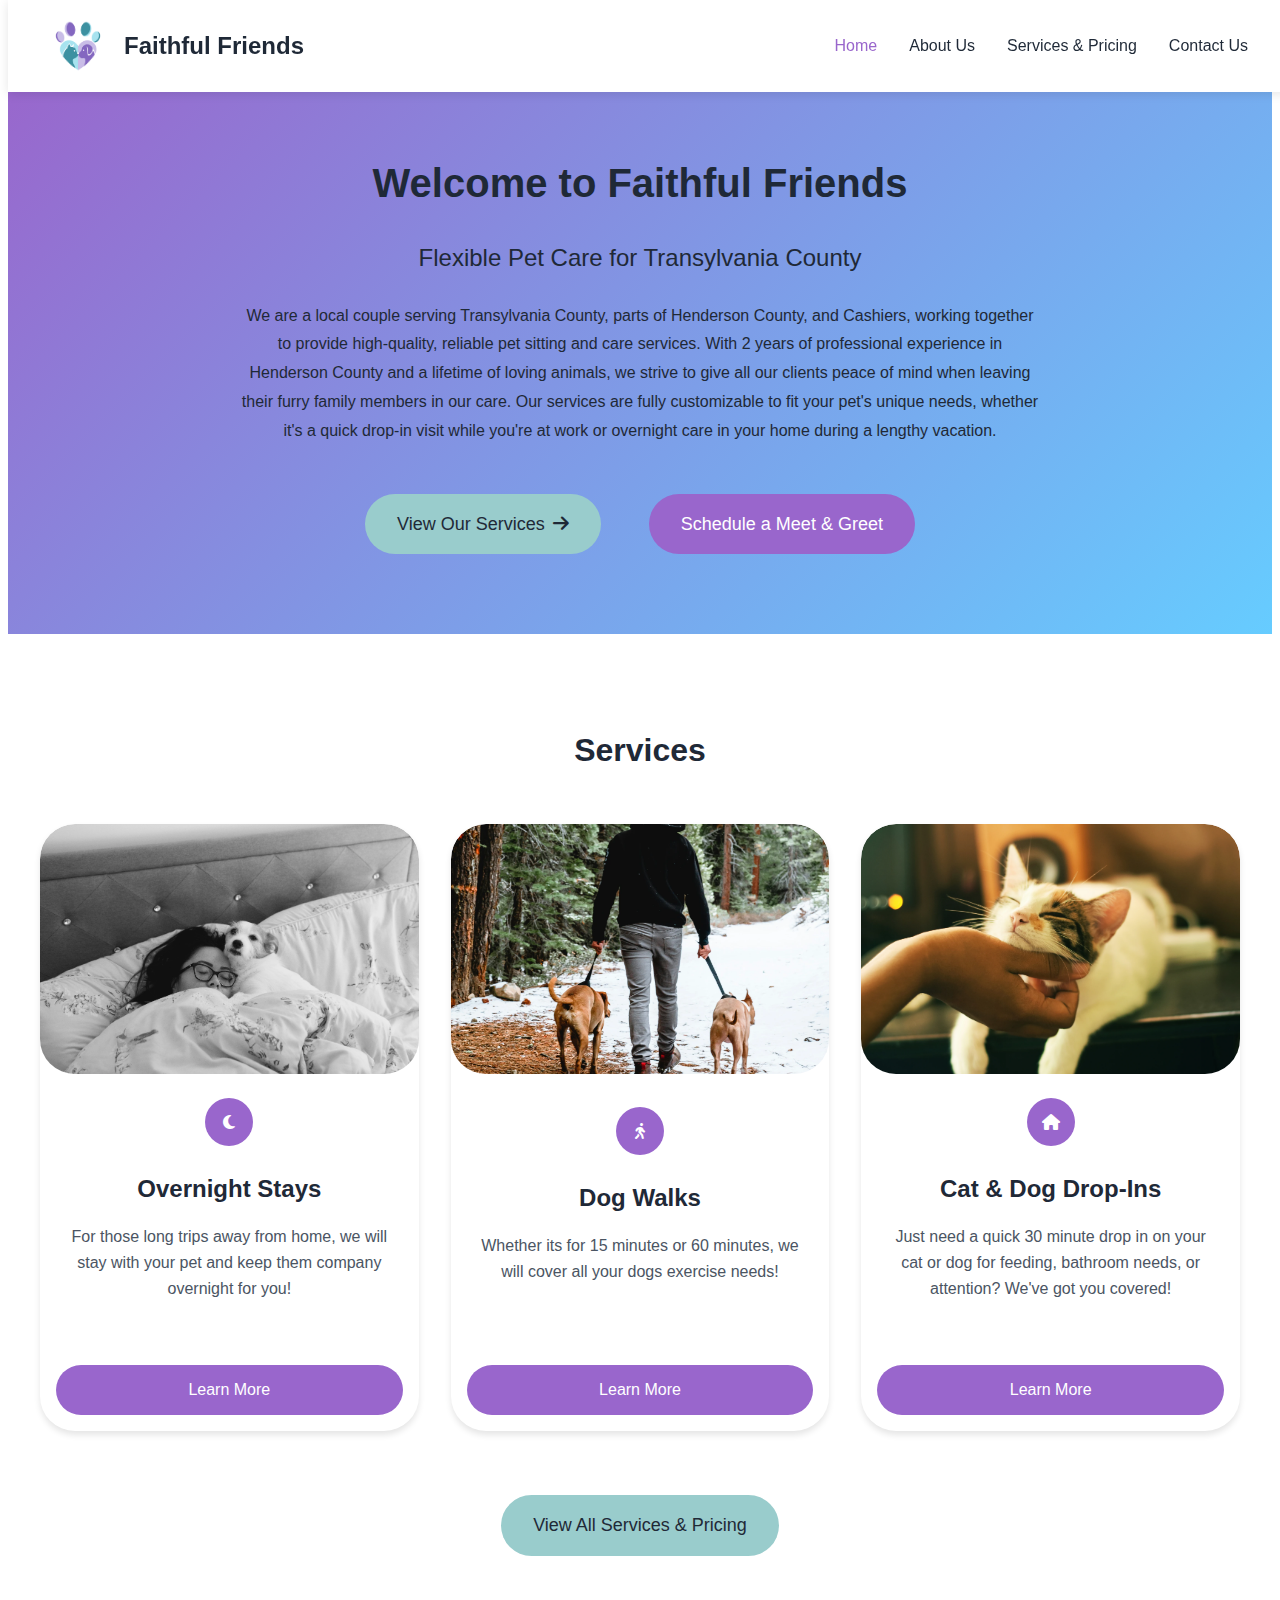
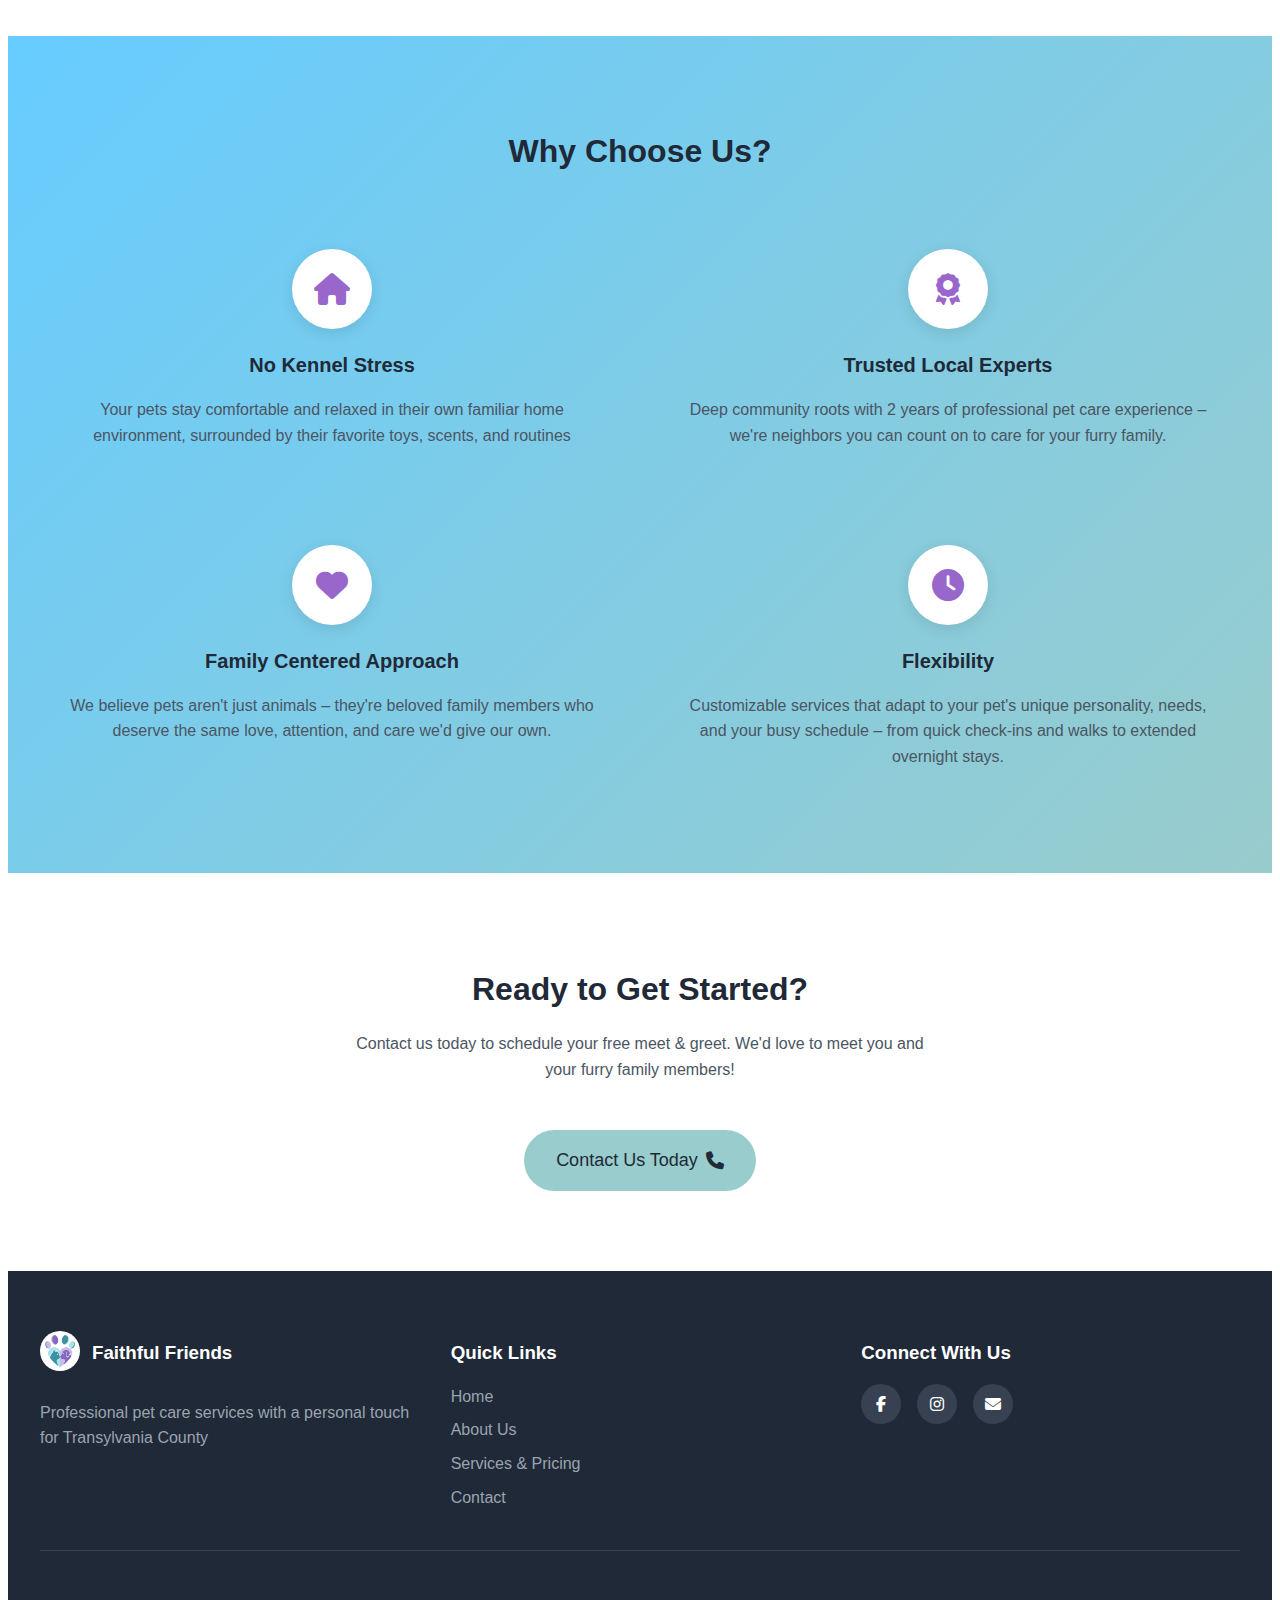
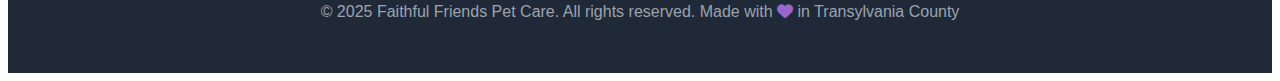
<file: public/index.html>
<!DOCTYPE html>
<html lang="en">
<head>
    <meta charset="UTF-8">
    <meta name="viewport" content="width=device-width, initial-scale=1.0">
    <title>Faithful Friends Pet Care - Home</title>
    <link rel="icon" type="image/webp" href="cropped-logo-finished-wo-text.webp">
    <link rel="stylesheet" href="styles.css">
    <link rel="stylesheet" href="https://cdnjs.cloudflare.com/ajax/libs/font-awesome/6.5.1/css/all.min.css">
</head>
<body>
    <!-- Navigation -->
    <header class="nav-header">
        <div class="container">
            <nav class="nav-container">
                <!-- Logo -->
                <a href="index.html" class="nav-logo">
                    <div class="nav-logo-icon">
                        <img src="cropped-logo-finished-wo-text.webp" alt="Faithful Friends Pet Care Logo" style="width: 100%; height: 100%; object-fit: contain;">    
                    </div>
                    <h1 class="heading-font" style="font-size: 1.5rem; margin: 0;">Faithful Friends</h1>
                </a>
                
                <!-- Desktop Menu -->
                <ul class="nav-menu">
                    <li><a href="index.html" class="nav-link active">Home</a></li>
                    <li><a href="about.html" class="nav-link">About Us</a></li>
                    <li><a href="services.html" class="nav-link">Services & Pricing</a></li>
                    <li><a href="contact.html" class="nav-link">Contact Us</a></li>
                </ul>
                
                <!-- Mobile Menu Button -->
                <button class="mobile-menu-btn" id="mobileMenuBtn">
                    <i class="fas fa-bars"></i>
                </button>
            </nav>
        </div>
        
        <!-- Mobile Menu -->
        <div class="mobile-menu" id="mobileMenu">
            <ul class="mobile-menu-list">
                <li class="mobile-menu-item"><a href="index.html" class="nav-link active">Home</a></li>
                <li class="mobile-menu-item"><a href="about.html" class="nav-link">About Us</a></li>
                <li class="mobile-menu-item"><a href="services.html" class="nav-link">Services & Pricing</a></li>
                <li class="mobile-menu-item"><a href="contact.html" class="nav-link">Contact Us</a></li>
            </ul>
        </div>
    </header>

    <!-- Main Content -->
    <main class="page-content" style="margin-top: 70px;">
        <!-- Hero Section -->
        <section class="gradient-main-flair" style="padding: 3rem 0 4rem;">
            <div class="container">
                <div style="display: grid; grid-template-columns: 1fr; gap: 2rem; align-items: center;">
                    <div style="text-align: center;">
                        <h2 class="heading-font" style="font-size: 2.5rem; margin-bottom: 1rem; color: var(--text-dark);">
                            Welcome to Faithful Friends
                        </h2>
                        <p style="font-size: 1.5rem; color: var(--text-dark); margin-bottom: 1.5rem; font-weight: 500;">
                            Flexible Pet Care for Transylvania County
                        </p>
                        <p style="max-width: 800px; margin: 0 auto 2rem; color: var(--text-dark); line-height: 1.8;">
                            We are a local couple serving Transylvania County, parts of Henderson County, and Cashiers, working together to provide high-quality, reliable pet sitting and care services. With 2 years of professional experience in Henderson County and a lifetime of loving animals, we strive to give all our clients peace of mind when leaving their furry family members in our care. Our services are fully customizable to fit your pet's unique needs, whether it's a quick drop-in visit while you're at work or overnight care in your home during a lengthy vacation.
                        </p>
                        <div style="display: flex; gap: 1rem; justify-content: center; flex-wrap: wrap;">
                            <a href="services.html" class="btn btn-primary btn-lg">
                                View Our Services <i class="fas fa-arrow-right" style="margin-left: 0.5rem;"></i>
                            </a>
                            <a href="contact.html" class="btn btn-secondary btn-lg">
                                Schedule a Meet & Greet
                            </a>
                        </div>
                    </div>
                </div>
            </div>
        </section>

        <!-- Services Preview -->
        <section style="padding: 4rem 0; background-color: var(--bg-white);">
            <div class="container">
                <h2 class="heading-font" style="text-align: center; font-size: 2rem; margin-bottom: 3rem;">Services</h2>
                
                <div class="services-grid" style="display: grid; gap: 2rem;">
                    <!-- Service 1 -->
                    <div class="card">
                        <div style="overflow: hidden; height: 250px;">
                            <img src="overnightstays.webp" 
                                 alt="Overnight Stays" 
                                 class="card-image" 
                                 style="height: 100%;">
                        </div>
                        <div class="card-content">
                            <div class="card-icon">
                                <i class="fas fa-moon"></i>
                            </div>
                            <h3 class="heading-font" style="font-size: 1.5rem; margin-bottom: 1rem;">Overnight Stays</h3>
                            <p style="color: var(--text-medium); margin-bottom: 1.5rem;">
                                For those long trips away from home, we will stay with your pet and keep them company overnight for you!
                            </p>
                        </div>
                        <a href="services.html" class="btn btn-secondary">Learn More</a>
                    </div>

                    <!-- Service 2 -->
                    <div class="card">
                        <div style="overflow: hidden; height: 250px;">
                            <img src="dogwalks.webp" 
                                 alt="Dog Walks" 
                                 class="card-image" 
                                 style="height: 100%;">
                        </div>
                        <div class="card-content">
                            <div class="card-icon">
                                <i class="fas fa-walking"></i>
                            </div>
                            <h3 class="heading-font" style="font-size: 1.5rem; margin-bottom: 1rem;">Dog Walks</h3>
                            <p style="color: var(--text-medium); margin-bottom: 1.5rem;">
                                Whether its for 15 minutes or 60 minutes, we will cover all your dogs exercise needs!
                            </p>   
                        </div>
                        <a href="services.html" class="btn btn-secondary">Learn More</a>
                    </div>

                    <!-- Service 3 -->
                    <div class="card">
                        <div style="overflow: hidden; height: 250px;">
                            <img src="dropins.webp" 
                                 alt="Cat & Dog Drop-Ins" 
                                 class="card-image" 
                                 style="height: 100%;">
                        </div>
                        <div class="card-content">
                            <div class="card-icon">
                                <i class="fas fa-home"></i>
                            </div>
                            <h3 class="heading-font" style="font-size: 1.5rem; margin-bottom: 1rem;">Cat & Dog Drop-Ins</h3>
                            <p style="color: var(--text-medium); margin-bottom: 1.5rem;">
                                Just need a quick 30 minute drop in on your cat or dog for feeding, bathroom needs, or attention? We've got you covered!
                            </p>
                        </div>
                        <a href="services.html" class="btn btn-secondary">Learn More</a>
                    </div>
                </div>

                <div style="text-align: center; margin-top: 3rem;">
                    <a href="services.html" class="btn btn-primary btn-lg">
                        View All Services & Pricing
                    </a>
                </div>
            </div>
        </section>

        <!-- Why Choose Us -->
        <section class="gradient-flair-accent" style="padding: 4rem 0;">
            <div class="container">
                <h2 class="heading-font" style="text-align: center; font-size: 2rem; margin-bottom: 3rem;">Why Choose Us?</h2>
                
                <div class="features-grid" style="display: grid; gap: 2rem;">
                    <!-- Feature 1 -->
                    <div class="feature-box">
                        <div class="feature-icon">
                            <i class="fas fa-home" style="font-size: 2rem; color: var(--main-primary);"></i>
                        </div>
                        <h3 class="heading-font" style="font-size: 1.25rem; margin-bottom: 0.5rem;">No Kennel Stress</h3>
                        <p style="color: var(--text-medium);">
                            Your pets stay comfortable and relaxed in their own familiar home environment, surrounded by their favorite toys, scents, and routines
                        </p>
                    </div>

                    <!-- Feature 2 -->
                    <div class="feature-box">
                        <div class="feature-icon">
                            <i class="fas fa-award" style="font-size: 2rem; color: var(--main-primary);"></i>
                        </div>
                        <h3 class="heading-font" style="font-size: 1.25rem; margin-bottom: 0.5rem;">Trusted Local Experts</h3>
                        <p style="color: var(--text-medium);">
                            Deep community roots with 2 years of professional pet care experience – we're neighbors you can count on to care for your furry family.
                        </p>
                    </div>

                    <!-- Feature 3 -->
                    <div class="feature-box">
                        <div class="feature-icon">
                            <i class="fas fa-heart" style="font-size: 2rem; color: var(--main-primary);"></i>
                        </div>
                        <h3 class="heading-font" style="font-size: 1.25rem; margin-bottom: 0.5rem;">Family Centered Approach</h3>
                        <p style="color: var(--text-medium);">
                            We believe pets aren't just animals – they're beloved family members who deserve the same love, attention, and care we'd give our own.
                        </p>
                    </div>

                    <!-- Feature 4 -->
                    <div class="feature-box">
                        <div class="feature-icon">
                            <i class="fas fa-clock" style="font-size: 2rem; color: var(--main-primary);"></i>
                        </div>
                        <h3 class="heading-font" style="font-size: 1.25rem; margin-bottom: 0.5rem;">Flexibility</h3>
                        <p style="color: var(--text-medium);">
                            Customizable services that adapt to your pet's unique personality, needs, and your busy schedule – from quick check-ins and walks to extended overnight stays.
                        </p>
                    </div>
                </div>
            </div>
        </section>

        <!-- Call to Action -->
        <section style="padding: 4rem 0; background-color: var(--bg-white);">
            <div class="container" style="text-align: center;">
                <h2 class="heading-font" style="font-size: 2rem; margin-bottom: 1rem;">Ready to Get Started?</h2>
                <p style="color: var(--text-medium); margin-bottom: 2rem; max-width: 600px; margin-left: auto; margin-right: auto;">
                    Contact us today to schedule your free meet & greet. We'd love to meet you and your furry family members!
                </p>
                <a href="contact.html" class="btn btn-primary btn-lg">
                    Contact Us Today <i class="fas fa-phone" style="margin-left: 0.5rem;"></i>
                </a>
            </div>
        </section>
    </main>

    <!-- Footer -->
    <footer class="site-footer">
        <div class="container">
            <div class="footer-content">
                <div class="footer-section">
                    <div style="display: flex; align-items: center; gap: 0.75rem; margin-bottom: 1rem;">
                        <div class="nav-logo-icon" style="width: 40px; height: 40px;">
                            <img src="cropped-logo-finished-wo-text.webp" alt="Faithful Friends Pet Care Logo" style="width: 100%; height: 100%; object-fit: contain;">
                        </div>
                        <h3 class="heading-font">Faithful Friends</h3>
                    </div>
                    <p style="color: #9ca3af;">
                        Professional pet care services with a personal touch for Transylvania County
                    </p>
                </div>
                
                <div class="footer-section">
                    <h3>Quick Links</h3>
                    <ul class="footer-links">
                        <li><a href="index.html">Home</a></li>
                        <li><a href="about.html">About Us</a></li>
                        <li><a href="services.html">Services & Pricing</a></li>
                        <li><a href="contact.html">Contact</a></li>
                    </ul>
                </div>
                
                <div class="footer-section">
                    <h3>Connect With Us</h3>
                    <div class="social-links">
                        <a href="#" class="social-link">
                            <i class="fab fa-facebook-f"></i>
                        </a>
                        <a href="#" class="social-link">
                            <i class="fab fa-instagram"></i>
                        </a>
                        <a href="mailto:828faithfulfriends@gmail.com" class="social-link">
                            <i class="fas fa-envelope"></i>
                        </a>
                    </div>
                </div>
            </div>
            
            <div class="footer-bottom">
                <p>© 2025 Faithful Friends Pet Care. All rights reserved. Made with <i class="fas fa-heart" style="color: var(--main-primary);"></i> in Transylvania County</p>
            </div>
        </div>
    </footer>

    <!-- Scripts -->
    <script>
        // Mobile menu toggle
        const mobileMenuBtn = document.getElementById('mobileMenuBtn');
        const mobileMenu = document.getElementById('mobileMenu');
        
        mobileMenuBtn.addEventListener('click', () => {
            mobileMenu.classList.toggle('active');
        });
        
        // Close mobile menu when clicking outside
        document.addEventListener('click', (e) => {
            if (!mobileMenu.contains(e.target) && !mobileMenuBtn.contains(e.target)) {
                mobileMenu.classList.remove('active');
            }
        });
        
        // Close mobile menu when clicking on a link
        const mobileLinks = mobileMenu.querySelectorAll('a');
        mobileLinks.forEach(link => {
            link.addEventListener('click', () => {
                mobileMenu.classList.remove('active');
            });
        });
    </script>
</body>
</html>
</file>
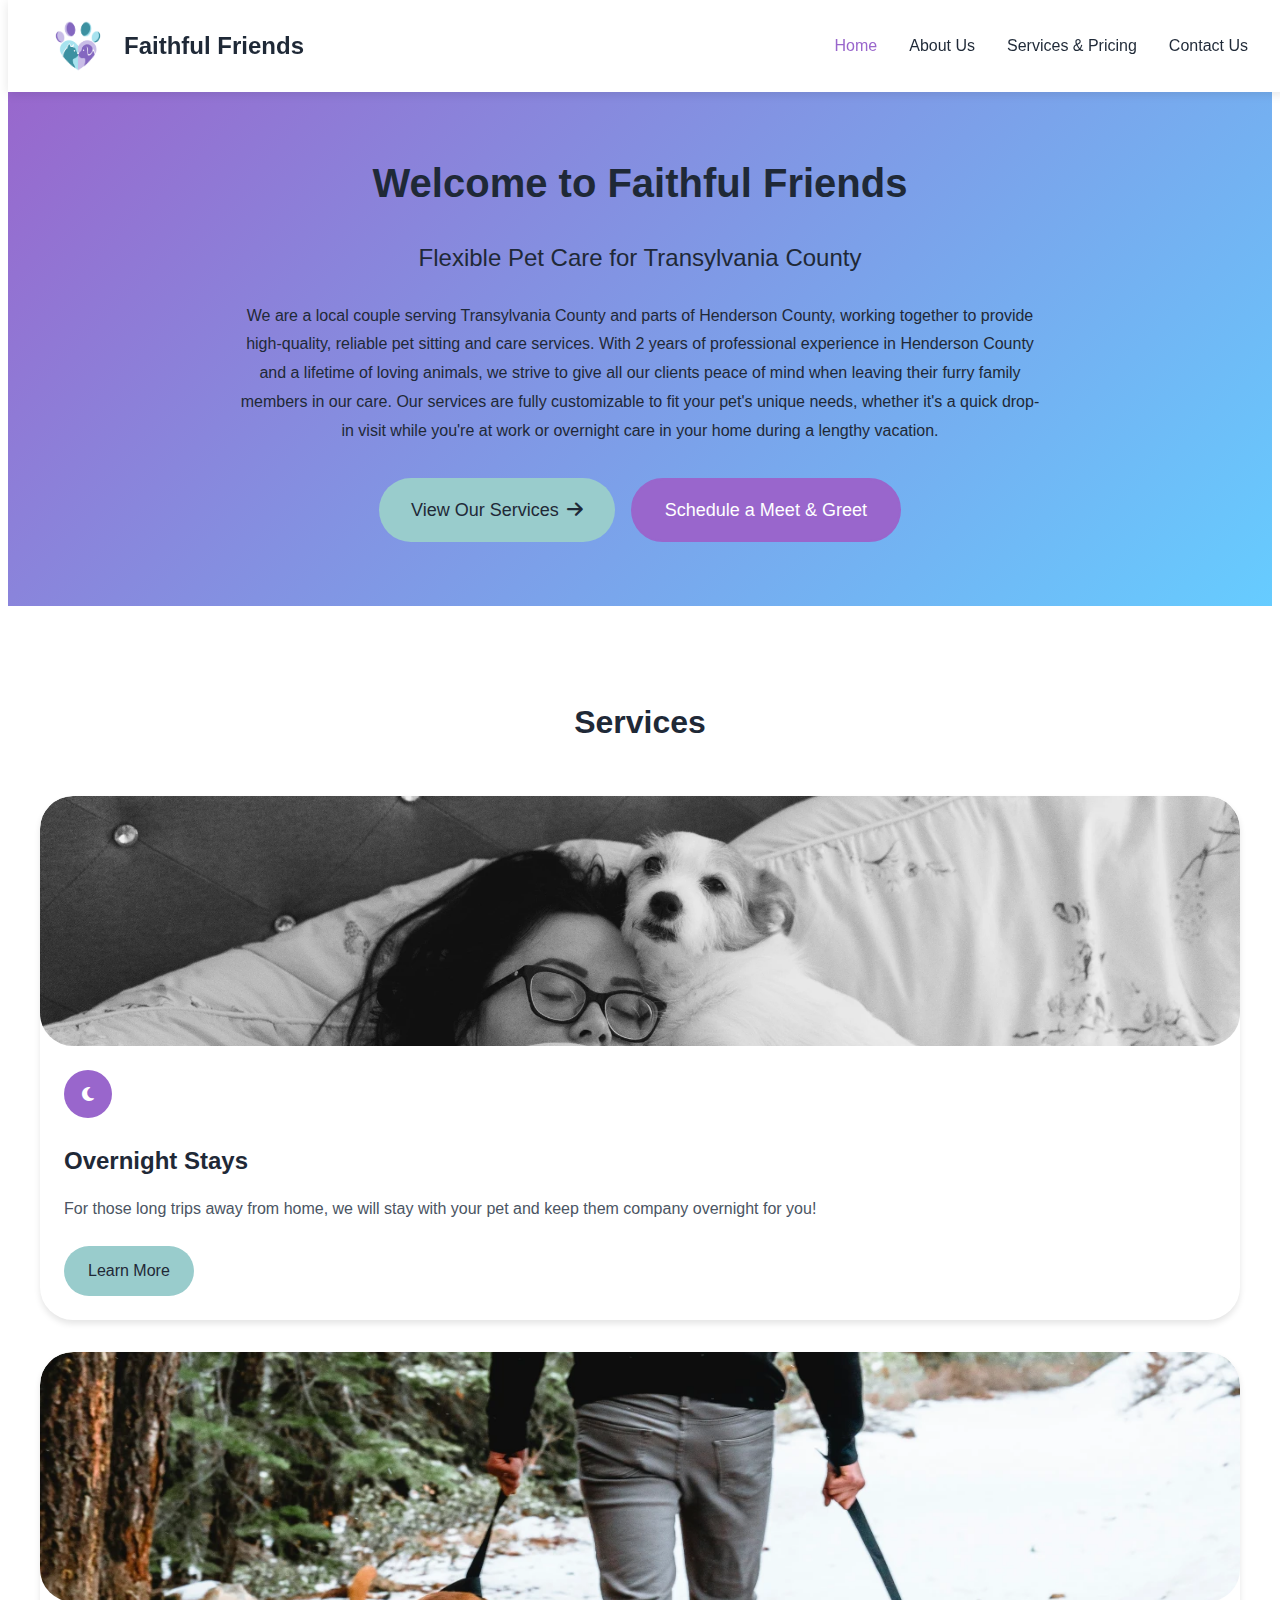
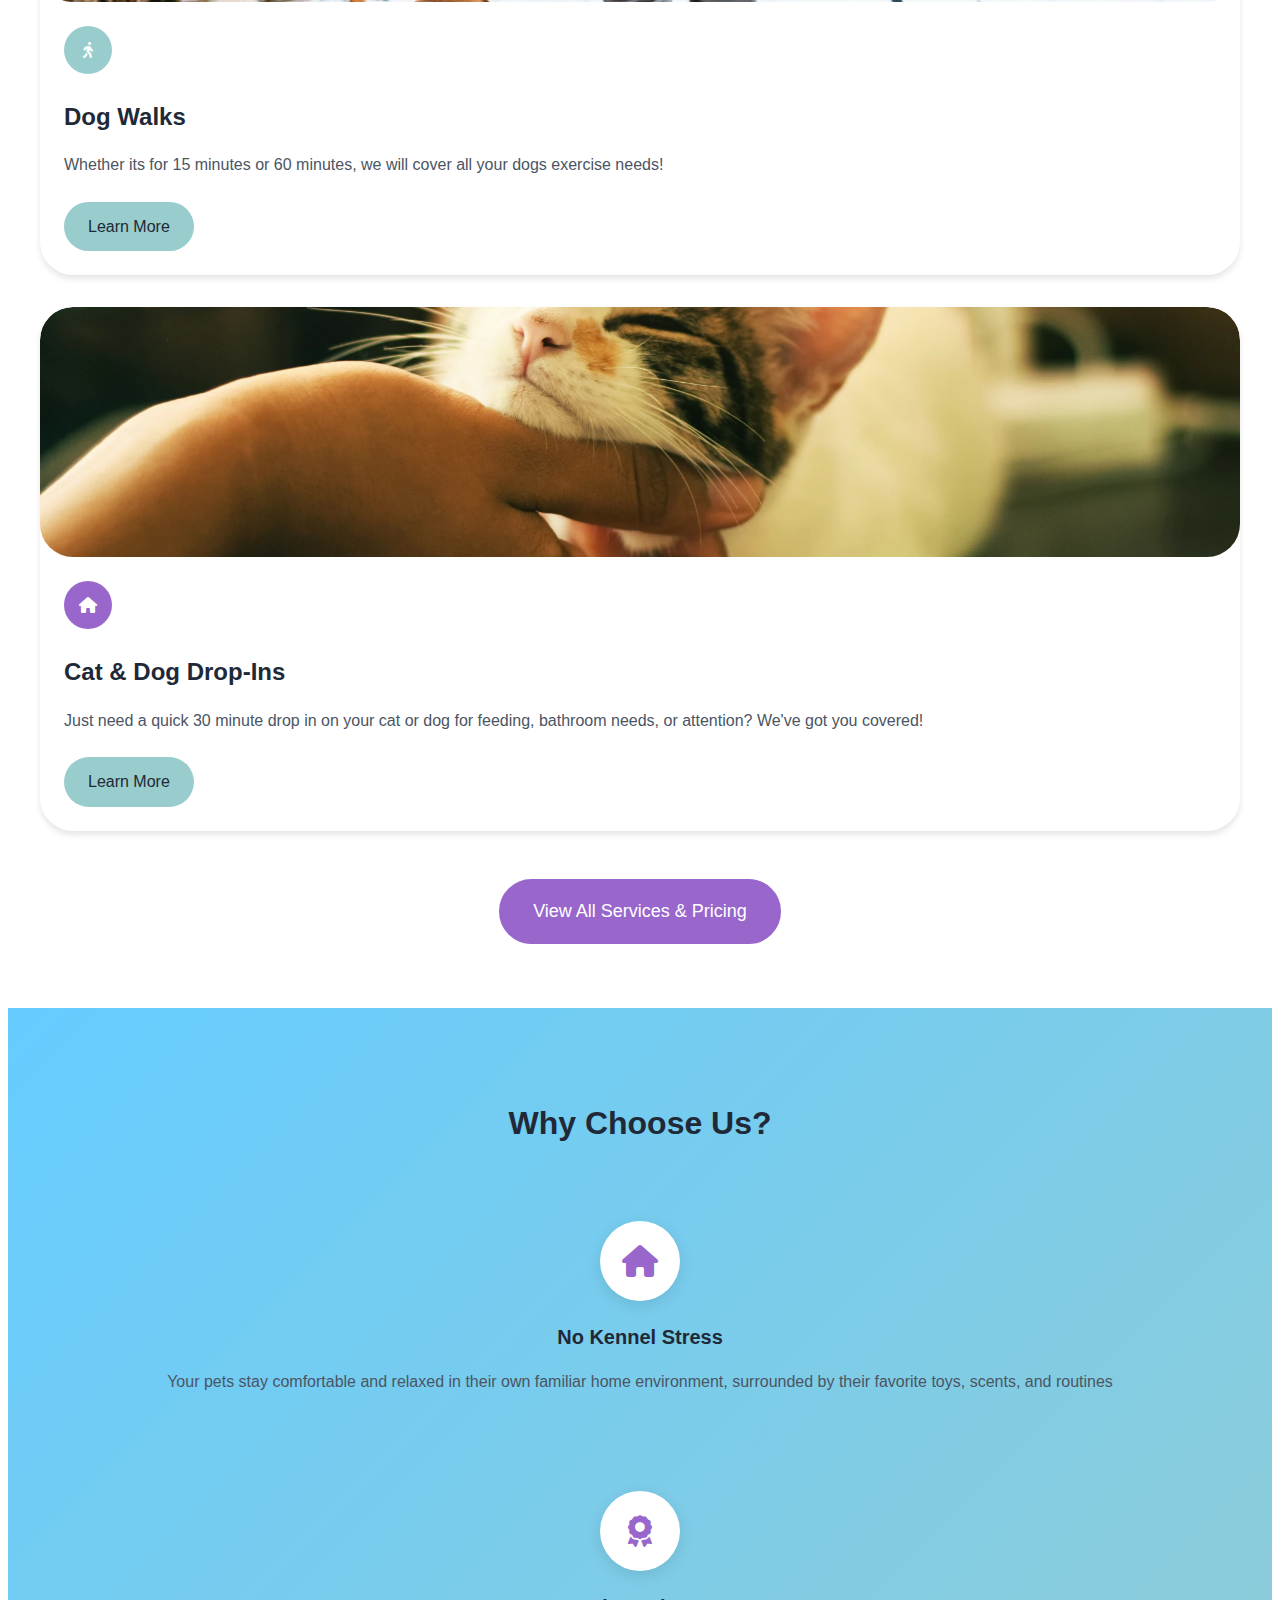
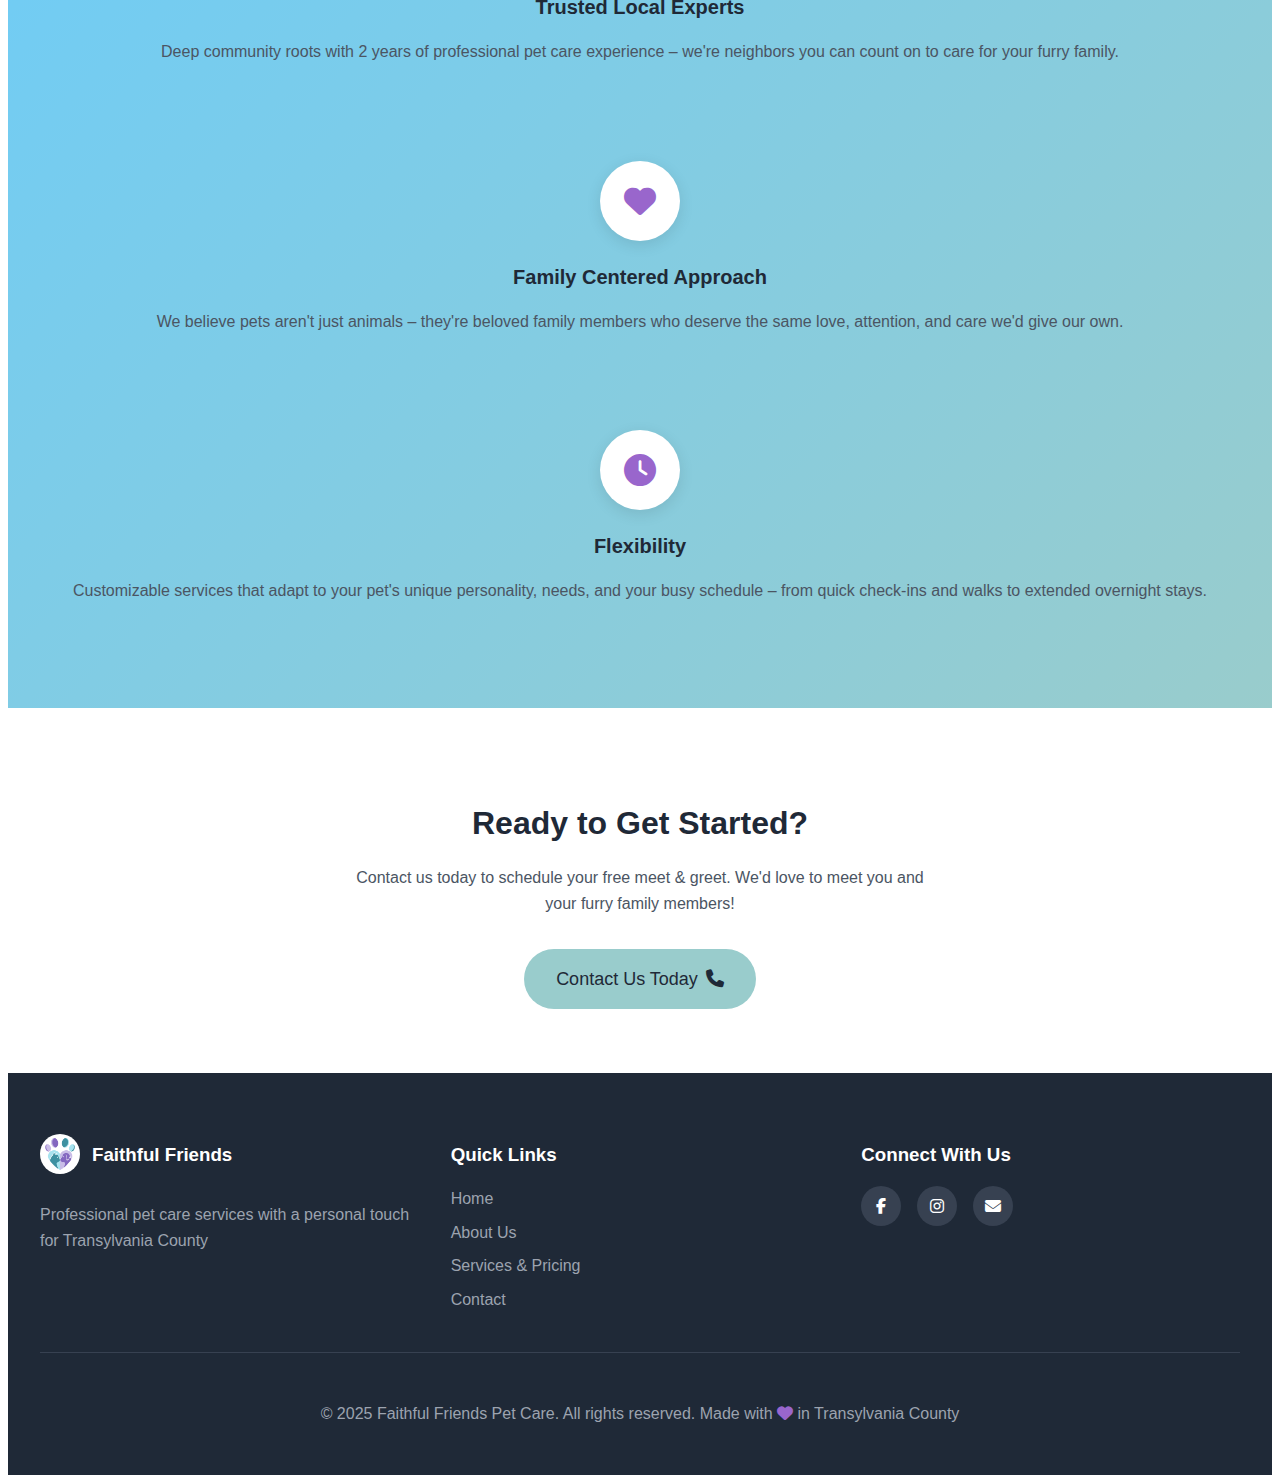
<file: backup/public/index.html>
<!DOCTYPE html>
<html lang="en">
<head>
    <meta charset="UTF-8">
    <meta name="viewport" content="width=device-width, initial-scale=1.0">
    <title>Faithful Friends Pet Care - Home</title>
    <link rel="stylesheet" href="styles.css">
    <link rel="stylesheet" href="https://cdnjs.cloudflare.com/ajax/libs/font-awesome/6.5.1/css/all.min.css">
</head>
<body>
    <!-- Navigation -->
    <header class="nav-header">
        <div class="container">
            <nav class="nav-container">
                <!-- Logo -->
                <a href="index.html" class="nav-logo">
                    <div class="nav-logo-icon">
                        <img src="cropped-logo-finished-wo-text.png.webp" alt="Faithful Friends Pet Care Logo" style="width: 100%; height: 100%; object-fit: contain;">    
                    </div>
                    <h1 class="heading-font" style="font-size: 1.5rem; margin: 0;">Faithful Friends</h1>
                </a>
                
                <!-- Desktop Menu -->
                <ul class="nav-menu">
                    <li><a href="index.html" class="nav-link active">Home</a></li>
                    <li><a href="about.html" class="nav-link">About Us</a></li>
                    <li><a href="services.html" class="nav-link">Services & Pricing</a></li>
                    <li><a href="contact.html" class="nav-link">Contact Us</a></li>
                </ul>
                
                <!-- Mobile Menu Button -->
                <button class="mobile-menu-btn" id="mobileMenuBtn">
                    <i class="fas fa-bars"></i>
                </button>
            </nav>
        </div>
        
        <!-- Mobile Menu -->
        <div class="mobile-menu" id="mobileMenu">
            <ul class="mobile-menu-list">
                <li class="mobile-menu-item"><a href="index.html" class="nav-link active">Home</a></li>
                <li class="mobile-menu-item"><a href="about.html" class="nav-link">About Us</a></li>
                <li class="mobile-menu-item"><a href="services.html" class="nav-link">Services & Pricing</a></li>
                <li class="mobile-menu-item"><a href="contact.html" class="nav-link">Contact Us</a></li>
            </ul>
        </div>
    </header>

    <!-- Main Content -->
    <main class="page-content" style="margin-top: 70px;">
        <!-- Hero Section -->
        <section class="gradient-main-flair" style="padding: 3rem 0 4rem;">
            <div class="container">
                <div style="display: grid; grid-template-columns: 1fr; gap: 2rem; align-items: center;">
                    <div style="text-align: center;">
                        <h2 class="heading-font" style="font-size: 2.5rem; margin-bottom: 1rem; color: var(--text-dark);">
                            Welcome to Faithful Friends
                        </h2>
                        <p style="font-size: 1.5rem; color: var(--text-dark); margin-bottom: 1.5rem; font-weight: 500;">
                            Flexible Pet Care for Transylvania County
                        </p>
                        <p style="max-width: 800px; margin: 0 auto 2rem; color: var(--text-dark); line-height: 1.8;">
                            We are a local couple serving Transylvania County and parts of Henderson County, working together to provide high-quality, reliable pet sitting and care services. With 2 years of professional experience in Henderson County and a lifetime of loving animals, we strive to give all our clients peace of mind when leaving their furry family members in our care. Our services are fully customizable to fit your pet's unique needs, whether it's a quick drop-in visit while you're at work or overnight care in your home during a lengthy vacation.
                        </p>
                        <div style="display: flex; gap: 1rem; justify-content: center; flex-wrap: wrap;">
                            <a href="services.html" class="btn btn-primary btn-lg">
                                View Our Services <i class="fas fa-arrow-right" style="margin-left: 0.5rem;"></i>
                            </a>
                            <a href="contact.html" class="btn btn-secondary btn-lg">
                                Schedule a Meet & Greet
                            </a>
                        </div>
                    </div>
                </div>
            </div>
        </section>

        <!-- Services Preview -->
        <section style="padding: 4rem 0; background-color: var(--bg-white);">
            <div class="container">
                <h2 class="heading-font" style="text-align: center; font-size: 2rem; margin-bottom: 3rem;">Services</h2>
                
                <style>
                @media (min-width: 768px) {
                    .services-grid {
                        grid-template-columns: repeat(3, 1fr);
                    }
                }
                </style>
                
                <div class="services-grid" style="display: grid; grid-template-columns: 1fr; gap: 2rem;">
                    <!-- Service 1 -->
                    <div class="card">
                        <div style="overflow: hidden; height: 250px;">
                            <img src="overnightstays.jpg.webp" 
                                 alt="Overnight Stays" 
                                 class="card-image" 
                                 style="height: 100%;">
                        </div>
                        <div class="card-content">
                            <div class="card-icon">
                                <i class="fas fa-moon"></i>
                            </div>
                            <h3 class="heading-font" style="font-size: 1.5rem; margin-bottom: 1rem;">Overnight Stays</h3>
                            <p style="color: var(--text-medium); margin-bottom: 1.5rem;">
                                For those long trips away from home, we will stay with your pet and keep them company overnight for you!
                            </p>
                            <a href="services.html" class="btn btn-primary">Learn More</a>
                        </div>
                    </div>

                    <!-- Service 2 -->
                    <div class="card">
                        <div style="overflow: hidden; height: 250px;">
                            <img src="dogwalks.jpg.webp" 
                                 alt="Dog Walks" 
                                 class="card-image" 
                                 style="height: 100%;">
                        </div>
                        <div class="card-content">
                            <div class="card-icon" style="background-color: var(--primary-accent);">
                                <i class="fas fa-walking"></i>
                            </div>
                            <h3 class="heading-font" style="font-size: 1.5rem; margin-bottom: 1rem;">Dog Walks</h3>
                            <p style="color: var(--text-medium); margin-bottom: 1.5rem;">
                                Whether its for 15 minutes or 60 minutes, we will cover all your dogs exercise needs!
                            </p>
                            <a href="services.html" class="btn btn-primary">Learn More</a>
                        </div>
                    </div>

                    <!-- Service 3 -->
                    <div class="card">
                        <div style="overflow: hidden; height: 250px;">
                            <img src="dropins.jpg.webp" 
                                 alt="Cat & Dog Drop-Ins" 
                                 class="card-image" 
                                 style="height: 100%;">
                        </div>
                        <div class="card-content">
                            <div class="card-icon">
                                <i class="fas fa-home"></i>
                            </div>
                            <h3 class="heading-font" style="font-size: 1.5rem; margin-bottom: 1rem;">Cat & Dog Drop-Ins</h3>
                            <p style="color: var(--text-medium); margin-bottom: 1.5rem;">
                                Just need a quick 30 minute drop in on your cat or dog for feeding, bathroom needs, or attention? We've got you covered!
                            </p>
                            <a href="services.html" class="btn btn-primary">Learn More</a>
                        </div>
                    </div>
                </div>

                <div style="text-align: center; margin-top: 3rem;">
                    <a href="services.html" class="btn btn-secondary btn-lg">
                        View All Services & Pricing
                    </a>
                </div>
            </div>
        </section>

        <!-- Why Choose Us -->
        <section class="gradient-flair-accent" style="padding: 4rem 0;">
            <div class="container">
                <h2 class="heading-font" style="text-align: center; font-size: 2rem; margin-bottom: 3rem;">Why Choose Us?</h2>
                
                <div style="display: grid; grid-template-columns: 1fr; gap: 2rem;">
                    <!-- Feature 1 -->
                    <div class="feature-box">
                        <div class="feature-icon">
                            <i class="fas fa-home" style="font-size: 2rem; color: var(--primary-main);"></i>
                        </div>
                        <h3 class="heading-font" style="font-size: 1.25rem; margin-bottom: 0.5rem;">No Kennel Stress</h3>
                        <p style="color: var(--text-medium);">
                            Your pets stay comfortable and relaxed in their own familiar home environment, surrounded by their favorite toys, scents, and routines
                        </p>
                    </div>

                    <!-- Feature 2 -->
                    <div class="feature-box">
                        <div class="feature-icon">
                            <i class="fas fa-award" style="font-size: 2rem; color: var(--primary-main);"></i>
                        </div>
                        <h3 class="heading-font" style="font-size: 1.25rem; margin-bottom: 0.5rem;">Trusted Local Experts</h3>
                        <p style="color: var(--text-medium);">
                            Deep community roots with 2 years of professional pet care experience – we're neighbors you can count on to care for your furry family.
                        </p>
                    </div>

                    <!-- Feature 3 -->
                    <div class="feature-box">
                        <div class="feature-icon">
                            <i class="fas fa-heart" style="font-size: 2rem; color: var(--primary-main);"></i>
                        </div>
                        <h3 class="heading-font" style="font-size: 1.25rem; margin-bottom: 0.5rem;">Family Centered Approach</h3>
                        <p style="color: var(--text-medium);">
                            We believe pets aren't just animals – they're beloved family members who deserve the same love, attention, and care we'd give our own.
                        </p>
                    </div>

                    <!-- Feature 4 -->
                    <div class="feature-box">
                        <div class="feature-icon">
                            <i class="fas fa-clock" style="font-size: 2rem; color: var(--primary-main);"></i>
                        </div>
                        <h3 class="heading-font" style="font-size: 1.25rem; margin-bottom: 0.5rem;">Flexibility</h3>
                        <p style="color: var(--text-medium);">
                            Customizable services that adapt to your pet's unique personality, needs, and your busy schedule – from quick check-ins and walks to extended overnight stays.
                        </p>
                    </div>
                </div>
            </div>
        </section>

        <!-- Call to Action -->
        <section style="padding: 4rem 0; background-color: var(--bg-white);">
            <div class="container" style="text-align: center;">
                <h2 class="heading-font" style="font-size: 2rem; margin-bottom: 1rem;">Ready to Get Started?</h2>
                <p style="color: var(--text-medium); margin-bottom: 2rem; max-width: 600px; margin-left: auto; margin-right: auto;">
                    Contact us today to schedule your free meet & greet. We'd love to meet you and your furry family members!
                </p>
                <a href="contact.html" class="btn btn-primary btn-lg">
                    Contact Us Today <i class="fas fa-phone" style="margin-left: 0.5rem;"></i>
                </a>
            </div>
        </section>
    </main>

    <!-- Footer -->
    <footer class="site-footer">
        <div class="container">
            <div class="footer-content">
                <div class="footer-section">
                    <div style="display: flex; align-items: center; gap: 0.75rem; margin-bottom: 1rem;">
                        <div class="nav-logo-icon" style="width: 40px; height: 40px;">
                            <img src="cropped-logo-finished-wo-text.png.webp" alt="Faithful Friends Pet Care Logo" style="width: 100%; height: 100%; object-fit: contain;">
                        </div>
                        <h3 class="heading-font">Faithful Friends</h3>
                    </div>
                    <p style="color: #9ca3af;">
                        Professional pet care services with a personal touch for Transylvania County
                    </p>
                </div>
                
                <div class="footer-section">
                    <h3>Quick Links</h3>
                    <ul class="footer-links">
                        <li><a href="index.html">Home</a></li>
                        <li><a href="about.html">About Us</a></li>
                        <li><a href="services.html">Services & Pricing</a></li>
                        <li><a href="contact.html">Contact</a></li>
                    </ul>
                </div>
                
                <div class="footer-section">
                    <h3>Connect With Us</h3>
                    <div class="social-links">
                        <a href="#" class="social-link">
                            <i class="fab fa-facebook-f"></i>
                        </a>
                        <a href="#" class="social-link">
                            <i class="fab fa-instagram"></i>
                        </a>
                        <a href="mailto:828faithfulfriends@gmail.com" class="social-link">
                            <i class="fas fa-envelope"></i>
                        </a>
                    </div>
                </div>
            </div>
            
            <div class="footer-bottom">
                <p>© 2025 Faithful Friends Pet Care. All rights reserved. Made with <i class="fas fa-heart" style="color: var(--primary-main);"></i> in Transylvania County</p>
            </div>
        </div>
    </footer>

    <!-- Scripts -->
    <script>
        // Mobile menu toggle
        const mobileMenuBtn = document.getElementById('mobileMenuBtn');
        const mobileMenu = document.getElementById('mobileMenu');
        
        mobileMenuBtn.addEventListener('click', () => {
            mobileMenu.classList.toggle('active');
        });
        
        // Close mobile menu when clicking outside
        document.addEventListener('click', (e) => {
            if (!mobileMenu.contains(e.target) && !mobileMenuBtn.contains(e.target)) {
                mobileMenu.classList.remove('active');
            }
        });
        
        // Close mobile menu when clicking on a link
        const mobileLinks = mobileMenu.querySelectorAll('a');
        mobileLinks.forEach(link => {
            link.addEventListener('click', () => {
                mobileMenu.classList.remove('active');
            });
        });
    </script>
</body>
</html>
</file>
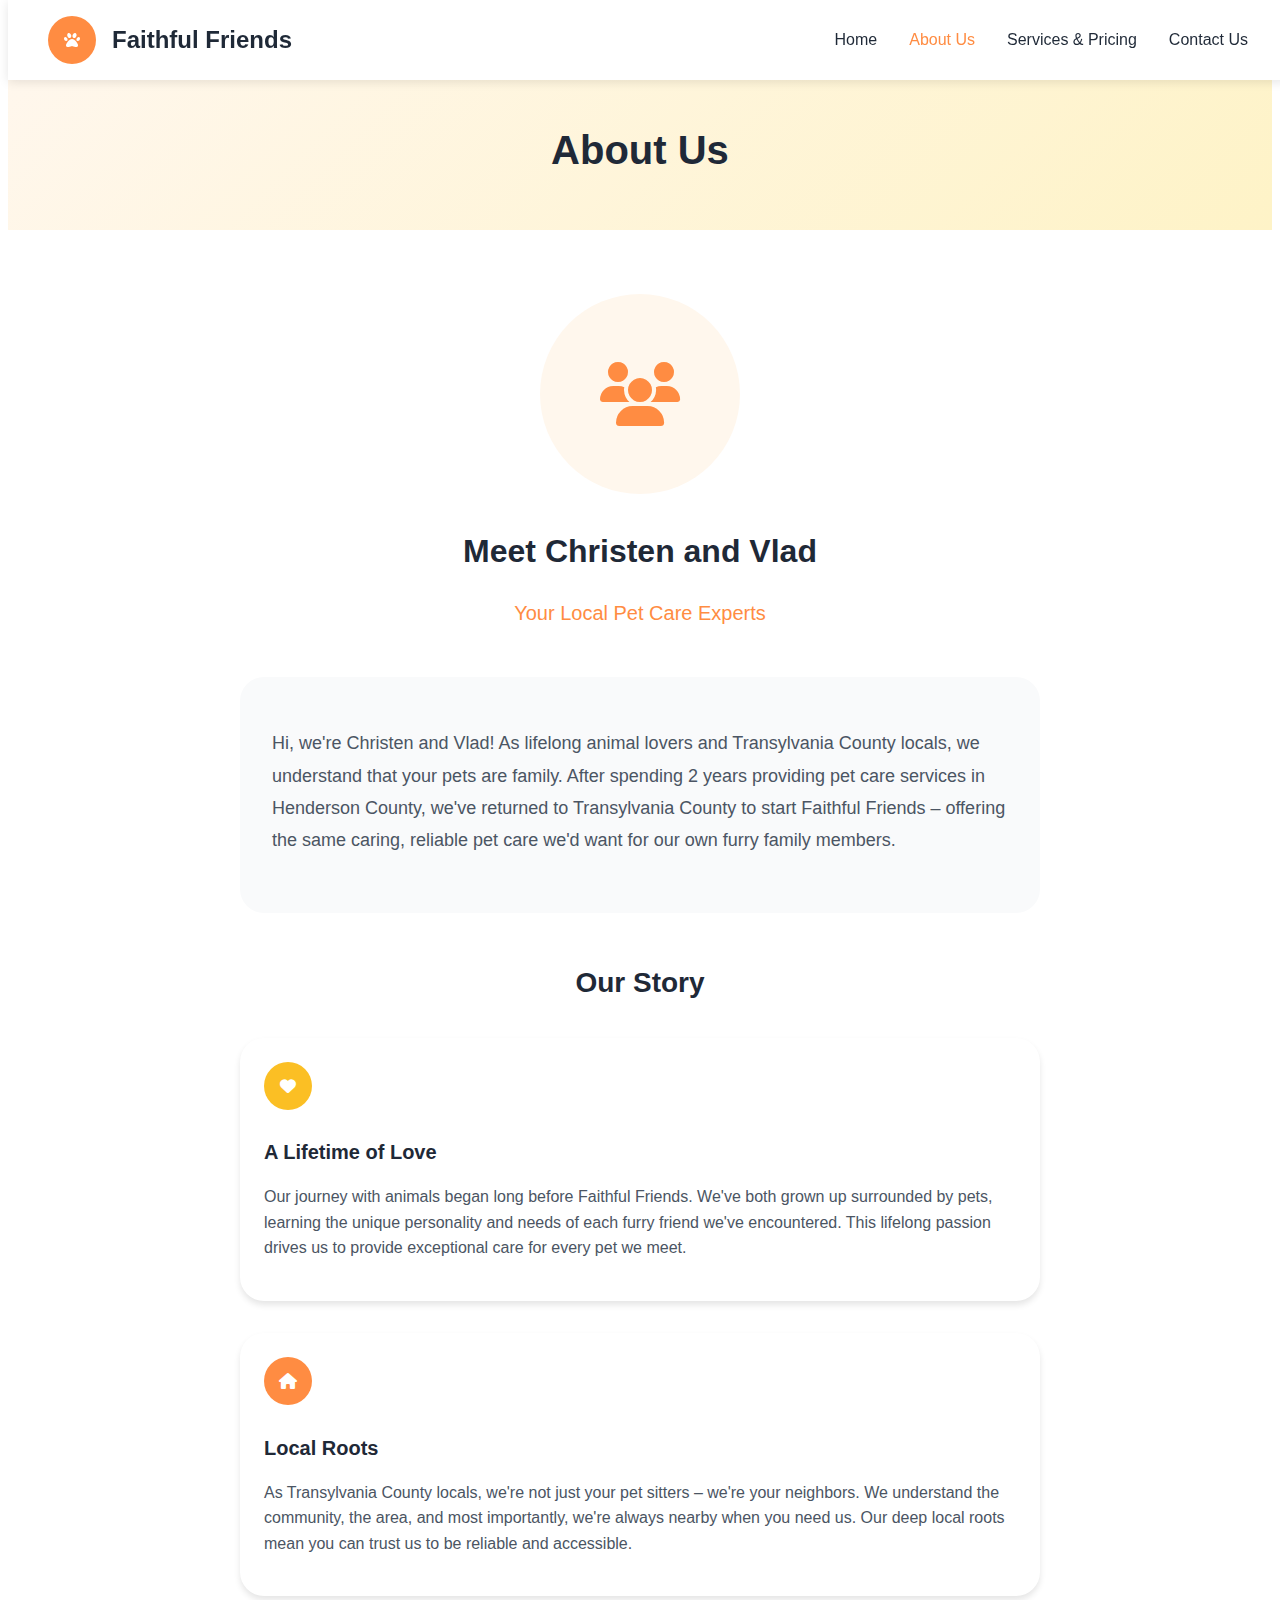
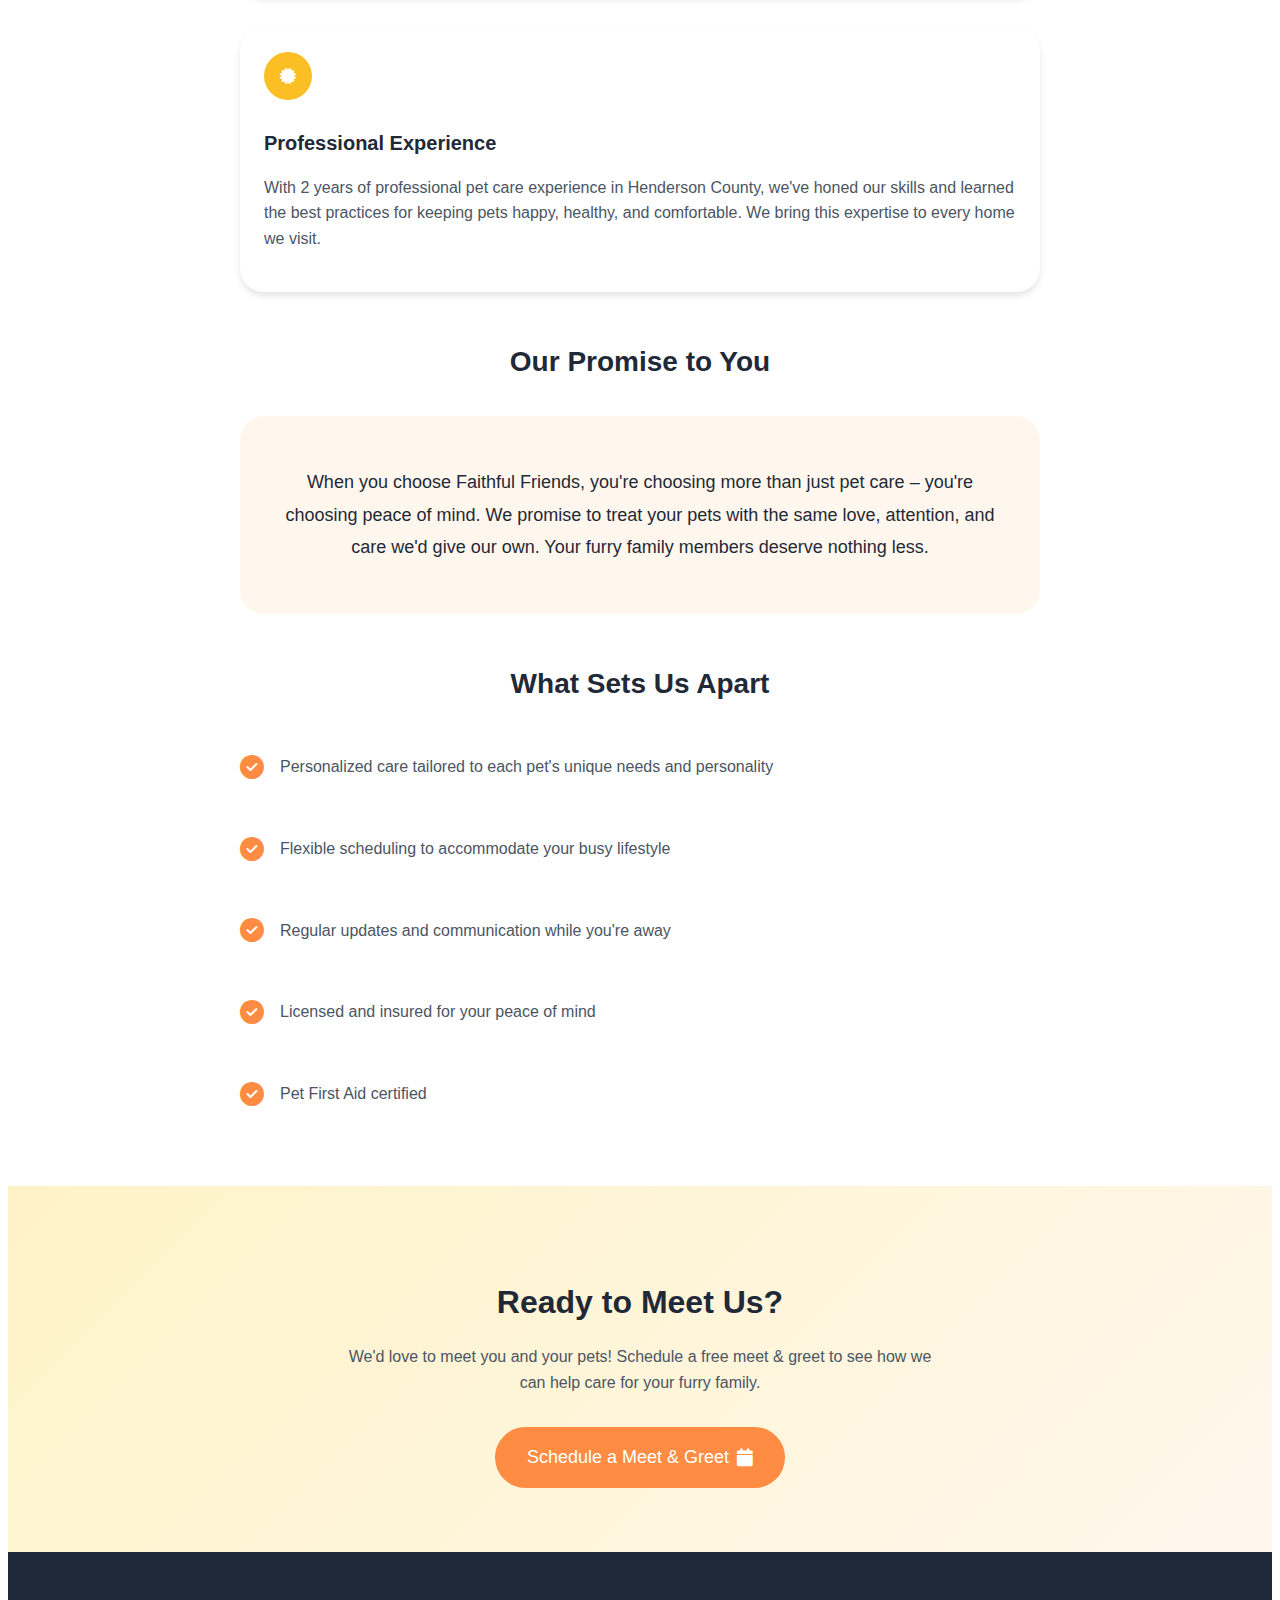
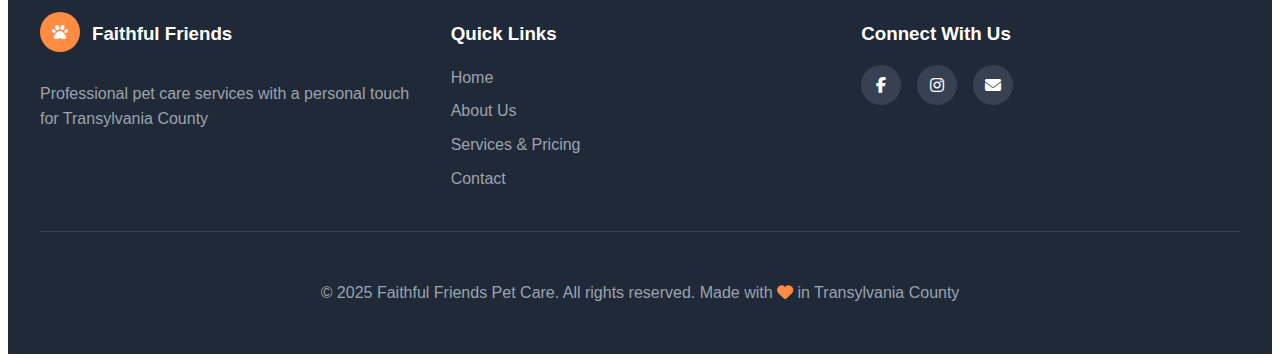
<file: backup/about.html>
<!DOCTYPE html>
<html lang="en">
<head>
    <meta charset="UTF-8">
    <meta name="viewport" content="width=device-width, initial-scale=1.0">
    <title>About Us - Faithful Friends Pet Care</title>
    <link rel="stylesheet" href="styles.css">
    <link rel="stylesheet" href="https://cdnjs.cloudflare.com/ajax/libs/font-awesome/6.5.1/css/all.min.css">
</head>
<body>
    <!-- Navigation -->
    <header class="nav-header">
        <div class="container">
            <nav class="nav-container">
                <!-- Logo -->
                <a href="index.html" class="nav-logo">
                    <div class="nav-logo-icon">
                        <i class="fas fa-paw"></i>
                    </div>
                    <h1 class="heading-font" style="font-size: 1.5rem; margin: 0;">Faithful Friends</h1>
                </a>
                
                <!-- Desktop Menu -->
                <ul class="nav-menu">
                    <li><a href="index.html" class="nav-link">Home</a></li>
                    <li><a href="about.html" class="nav-link active">About Us</a></li>
                    <li><a href="services.html" class="nav-link">Services & Pricing</a></li>
                    <li><a href="contact.html" class="nav-link">Contact Us</a></li>
                </ul>
                
                <!-- Mobile Menu Button -->
                <button class="mobile-menu-btn" id="mobileMenuBtn">
                    <i class="fas fa-bars"></i>
                </button>
            </nav>
        </div>
        
        <!-- Mobile Menu -->
        <div class="mobile-menu" id="mobileMenu">
            <ul class="mobile-menu-list">
                <li class="mobile-menu-item"><a href="index.html" class="nav-link">Home</a></li>
                <li class="mobile-menu-item"><a href="about.html" class="nav-link active">About Us</a></li>
                <li class="mobile-menu-item"><a href="services.html" class="nav-link">Services & Pricing</a></li>
                <li class="mobile-menu-item"><a href="contact.html" class="nav-link">Contact Us</a></li>
            </ul>
        </div>
    </header>

    <!-- Main Content -->
    <main class="page-content" style="margin-top: 70px;">
        <!-- Page Header -->
        <section class="gradient-orange-amber" style="padding: 3rem 0;">
            <div class="container">
                <h1 class="heading-font" style="text-align: center; font-size: 2.5rem; margin: 0;">About Us</h1>
            </div>
        </section>

        <!-- About Content -->
        <section style="padding: 4rem 0; background-color: var(--bg-white);">
            <div class="container">
                <div style="max-width: 800px; margin: 0 auto;">
                    <div style="text-align: center; margin-bottom: 3rem;">
                        <div style="width: 200px; height: 200px; margin: 0 auto 2rem; background-color: var(--bg-orange-light); border-radius: var(--radius-full); display: flex; align-items: center; justify-content: center;">
                            <i class="fas fa-users" style="font-size: 4rem; color: var(--primary-orange);"></i>
                        </div>
                        <h2 class="heading-font" style="font-size: 2rem; margin-bottom: 1rem;">Meet Christen and Vlad</h2>
                        <p style="font-size: 1.25rem; color: var(--primary-orange); font-weight: 500;">Your Local Pet Care Experts</p>
                    </div>

                    <div style="background-color: var(--bg-gray-light); padding: 2rem; border-radius: var(--radius-lg); margin-bottom: 3rem;">
                        <p style="font-size: 1.125rem; line-height: 1.8; color: var(--text-medium); margin-bottom: 1.5rem;">
                            Hi, we're Christen and Vlad! As lifelong animal lovers and Transylvania County locals, we understand that your pets are family. After spending 2 years providing pet care services in Henderson County, we've returned to Transylvania County to start Faithful Friends – offering the same caring, reliable pet care we'd want for our own furry family members.
                        </p>
                    </div>

                    <h3 class="heading-font" style="font-size: 1.75rem; margin-bottom: 2rem; text-align: center;">Our Story</h3>
                    
                    <div style="display: grid; gap: 2rem;">
                        <div class="card">
                            <div class="card-content">
                                <div class="card-icon" style="background-color: var(--primary-amber);">
                                    <i class="fas fa-heart"></i>
                                </div>
                                <h4 class="heading-font" style="font-size: 1.25rem; margin-bottom: 1rem;">A Lifetime of Love</h4>
                                <p style="color: var(--text-medium);">
                                    Our journey with animals began long before Faithful Friends. We've both grown up surrounded by pets, learning the unique personality and needs of each furry friend we've encountered. This lifelong passion drives us to provide exceptional care for every pet we meet.
                                </p>
                            </div>
                        </div>

                        <div class="card">
                            <div class="card-content">
                                <div class="card-icon">
                                    <i class="fas fa-home"></i>
                                </div>
                                <h4 class="heading-font" style="font-size: 1.25rem; margin-bottom: 1rem;">Local Roots</h4>
                                <p style="color: var(--text-medium);">
                                    As Transylvania County locals, we're not just your pet sitters – we're your neighbors. We understand the community, the area, and most importantly, we're always nearby when you need us. Our deep local roots mean you can trust us to be reliable and accessible.
                                </p>
                            </div>
                        </div>

                        <div class="card">
                            <div class="card-content">
                                <div class="card-icon" style="background-color: var(--primary-amber);">
                                    <i class="fas fa-certificate"></i>
                                </div>
                                <h4 class="heading-font" style="font-size: 1.25rem; margin-bottom: 1rem;">Professional Experience</h4>
                                <p style="color: var(--text-medium);">
                                    With 2 years of professional pet care experience in Henderson County, we've honed our skills and learned the best practices for keeping pets happy, healthy, and comfortable. We bring this expertise to every home we visit.
                                </p>
                            </div>
                        </div>
                    </div>

                    <div style="margin-top: 3rem; text-align: center;">
                        <h3 class="heading-font" style="font-size: 1.75rem; margin-bottom: 2rem;">Our Promise to You</h3>
                        <div style="background-color: var(--bg-orange-light); padding: 2rem; border-radius: var(--radius-lg);">
                            <p style="font-size: 1.125rem; line-height: 1.8; color: var(--text-dark);">
                                When you choose Faithful Friends, you're choosing more than just pet care – you're choosing peace of mind. We promise to treat your pets with the same love, attention, and care we'd give our own. Your furry family members deserve nothing less.
                            </p>
                        </div>
                    </div>

                    <div style="margin-top: 3rem;">
                        <h3 class="heading-font" style="font-size: 1.75rem; margin-bottom: 2rem; text-align: center;">What Sets Us Apart</h3>
                        <div style="display: grid; grid-template-columns: 1fr; gap: 1.5rem;">
                            <div style="display: flex; align-items: center; gap: 1rem;">
                                <i class="fas fa-check-circle" style="color: var(--primary-orange); font-size: 1.5rem; flex-shrink: 0;"></i>
                                <p style="color: var(--text-medium);">Personalized care tailored to each pet's unique needs and personality</p>
                            </div>
                            <div style="display: flex; align-items: center; gap: 1rem;">
                                <i class="fas fa-check-circle" style="color: var(--primary-orange); font-size: 1.5rem; flex-shrink: 0;"></i>
                                <p style="color: var(--text-medium);">Flexible scheduling to accommodate your busy lifestyle</p>
                            </div>
                            <div style="display: flex; align-items: center; gap: 1rem;">
                                <i class="fas fa-check-circle" style="color: var(--primary-orange); font-size: 1.5rem; flex-shrink: 0;"></i>
                                <p style="color: var(--text-medium);">Regular updates and communication while you're away</p>
                            </div>
                            <div style="display: flex; align-items: center; gap: 1rem;">
                                <i class="fas fa-check-circle" style="color: var(--primary-orange); font-size: 1.5rem; flex-shrink: 0;"></i>
                                <p style="color: var(--text-medium);">Licensed and insured for your peace of mind</p>
                            </div>
                            <div style="display: flex; align-items: center; gap: 1rem;">
                                <i class="fas fa-check-circle" style="color: var(--primary-orange); font-size: 1.5rem; flex-shrink: 0;"></i>
                                <p style="color: var(--text-medium);">Pet First Aid certified</p>
                            </div>
                        </div>
                    </div>
                </div>
            </div>
        </section>

        <!-- Call to Action -->
        <section class="gradient-amber-orange" style="padding: 4rem 0;">
            <div class="container" style="text-align: center;">
                <h2 class="heading-font" style="font-size: 2rem; margin-bottom: 1rem;">Ready to Meet Us?</h2>
                <p style="color: var(--text-medium); margin-bottom: 2rem; max-width: 600px; margin-left: auto; margin-right: auto;">
                    We'd love to meet you and your pets! Schedule a free meet & greet to see how we can help care for your furry family.
                </p>
                <a href="contact.html" class="btn btn-primary btn-lg">
                    Schedule a Meet & Greet <i class="fas fa-calendar" style="margin-left: 0.5rem;"></i>
                </a>
            </div>
        </section>
    </main>

    <!-- Footer -->
    <footer class="site-footer">
        <div class="container">
            <div class="footer-content">
                <div class="footer-section">
                    <div style="display: flex; align-items: center; gap: 0.75rem; margin-bottom: 1rem;">
                        <div class="nav-logo-icon" style="width: 40px; height: 40px;">
                            <i class="fas fa-paw"></i>
                        </div>
                        <h3 class="heading-font">Faithful Friends</h3>
                    </div>
                    <p style="color: #9ca3af;">
                        Professional pet care services with a personal touch for Transylvania County
                    </p>
                </div>
                
                <div class="footer-section">
                    <h3>Quick Links</h3>
                    <ul class="footer-links">
                        <li><a href="index.html">Home</a></li>
                        <li><a href="about.html">About Us</a></li>
                        <li><a href="services.html">Services & Pricing</a></li>
                        <li><a href="contact.html">Contact</a></li>
                    </ul>
                </div>
                
                <div class="footer-section">
                    <h3>Connect With Us</h3>
                    <div class="social-links">
                        <a href="#" class="social-link">
                            <i class="fab fa-facebook-f"></i>
                        </a>
                        <a href="#" class="social-link">
                            <i class="fab fa-instagram"></i>
                        </a>
                        <a href="mailto:828faithfulfriends@gmail.com" class="social-link">
                            <i class="fas fa-envelope"></i>
                        </a>
                    </div>
                </div>
            </div>
            
            <div class="footer-bottom">
                <p>© 2025 Faithful Friends Pet Care. All rights reserved. Made with <i class="fas fa-heart" style="color: var(--primary-orange);"></i> in Transylvania County</p>
            </div>
        </div>
    </footer>

    <!-- Scripts -->
    <script>
        // Mobile menu toggle
        const mobileMenuBtn = document.getElementById('mobileMenuBtn');
        const mobileMenu = document.getElementById('mobileMenu');
        
        mobileMenuBtn.addEventListener('click', () => {
            mobileMenu.classList.toggle('active');
        });
        
        // Close mobile menu when clicking outside
        document.addEventListener('click', (e) => {
            if (!mobileMenu.contains(e.target) && !mobileMenuBtn.contains(e.target)) {
                mobileMenu.classList.remove('active');
            }
        });
        
        // Close mobile menu when clicking on a link
        const mobileLinks = mobileMenu.querySelectorAll('a');
        mobileLinks.forEach(link => {
            link.addEventListener('click', () => {
                mobileMenu.classList.remove('active');
            });
        });
    </script>
</body>
</html>
</file>
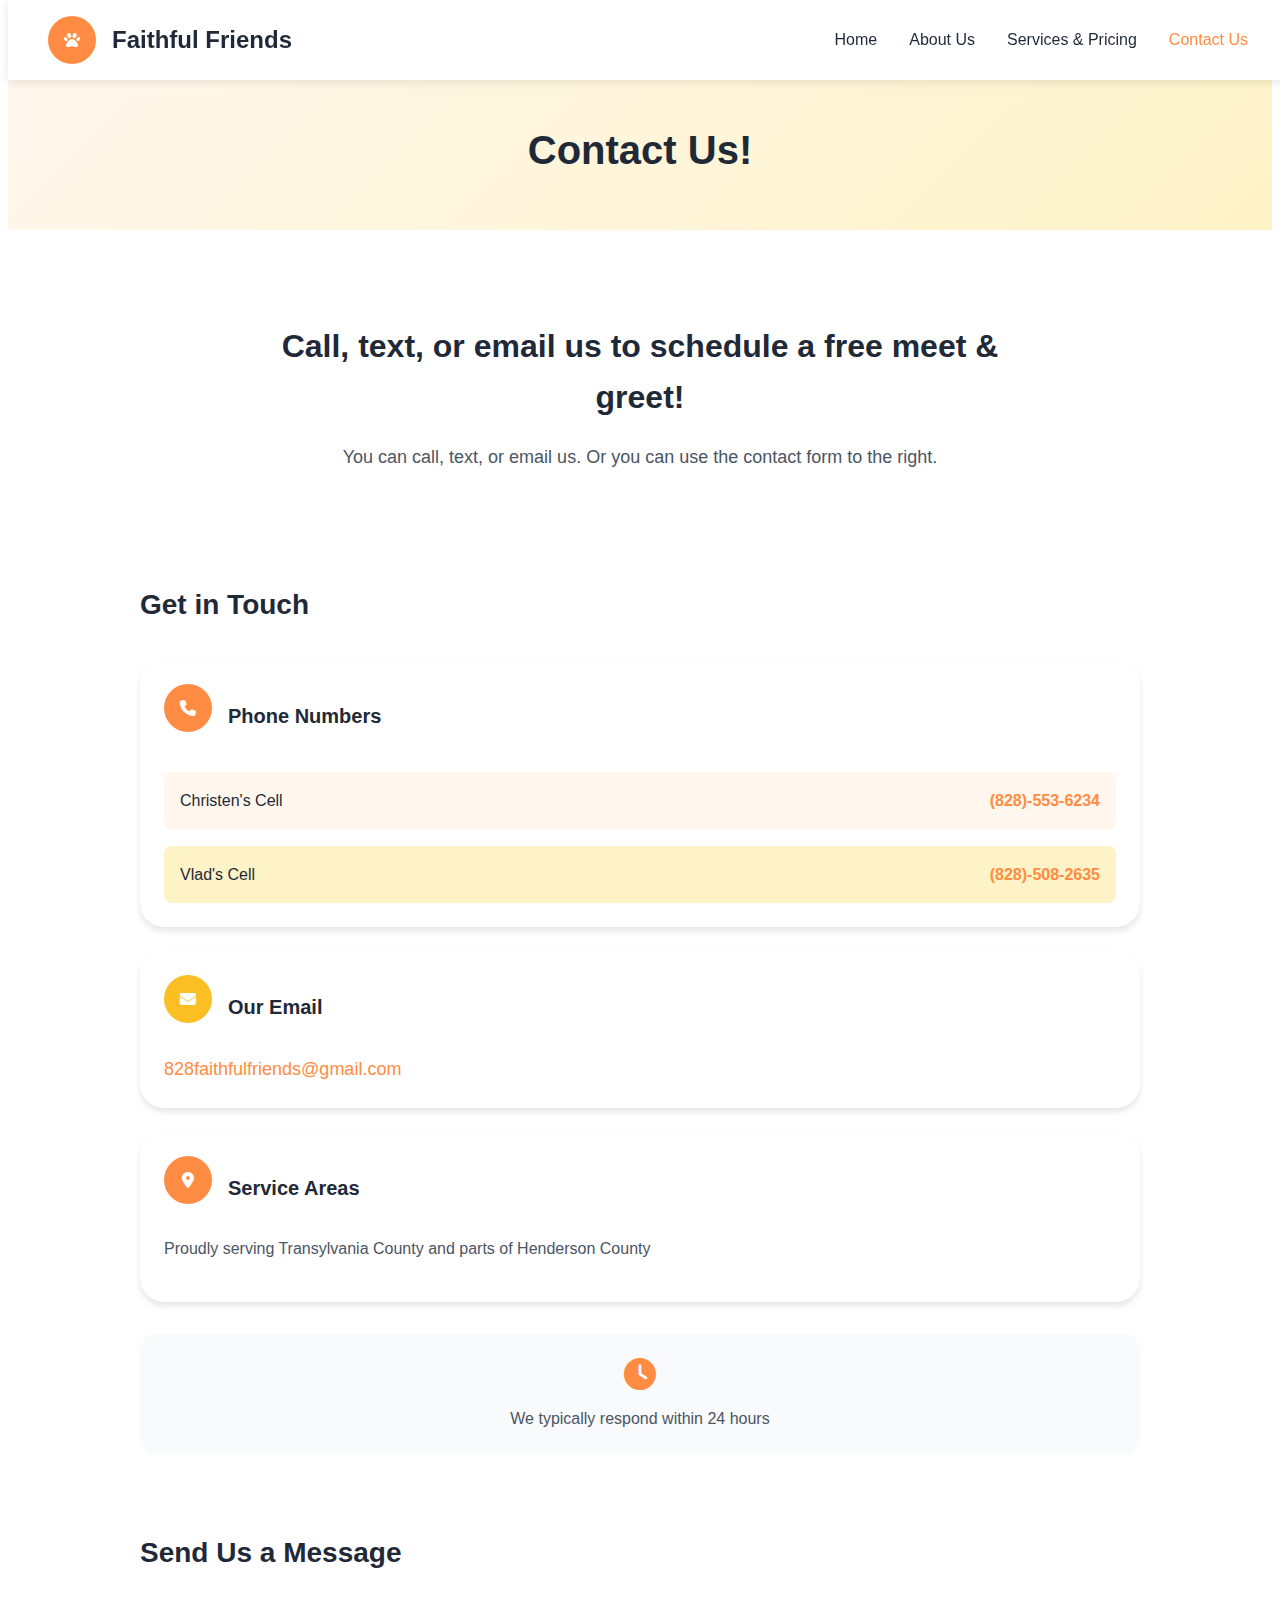
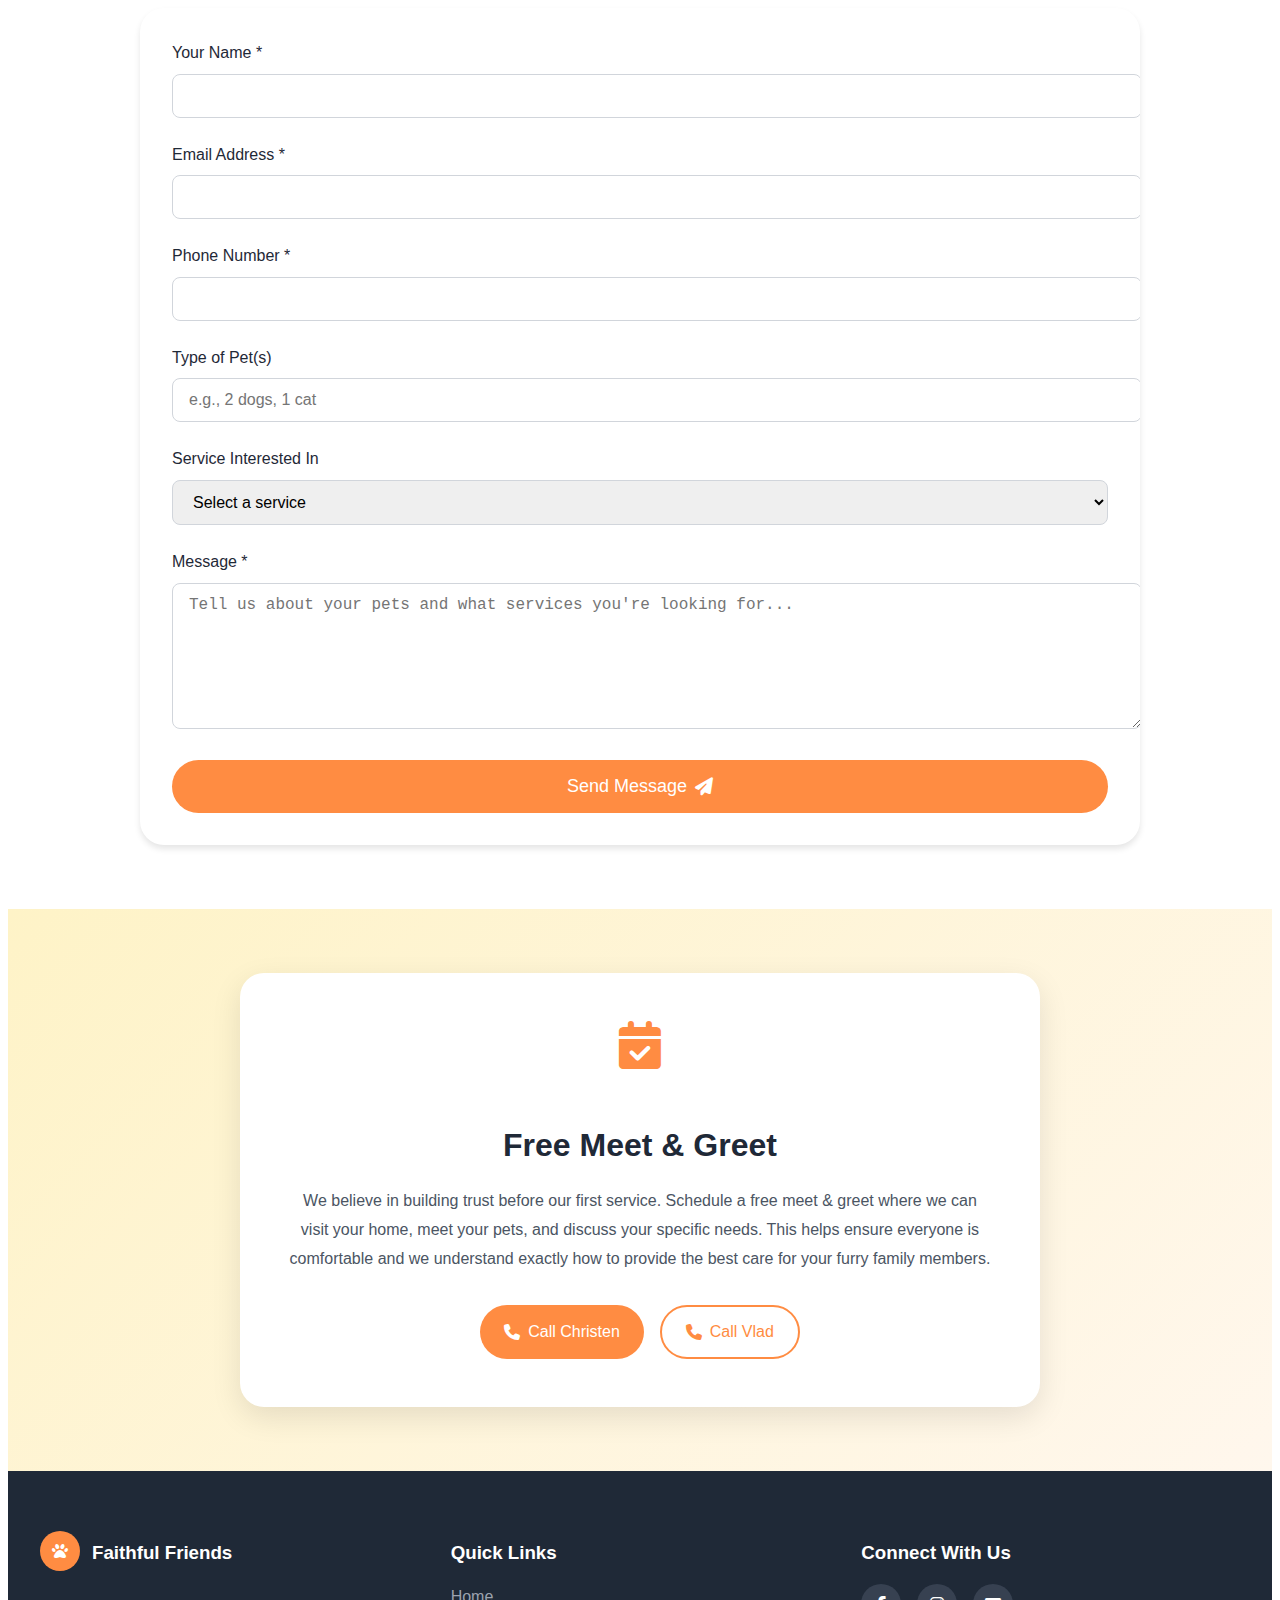
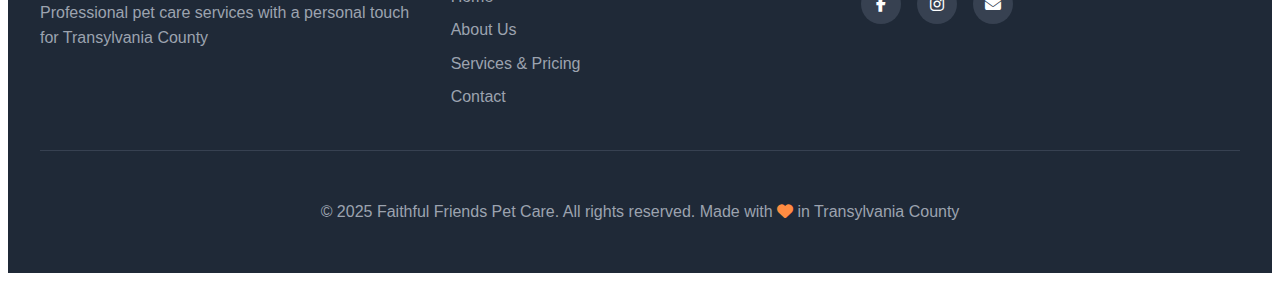
<file: backup/contact.html>
<!DOCTYPE html>
<html lang="en">
<head>
    <meta charset="UTF-8">
    <meta name="viewport" content="width=device-width, initial-scale=1.0">
    <title>Contact Us - Faithful Friends Pet Care</title>
    <link rel="stylesheet" href="styles.css">
    <link rel="stylesheet" href="https://cdnjs.cloudflare.com/ajax/libs/font-awesome/6.5.1/css/all.min.css">
</head>
<body>
    <!-- Navigation -->
    <header class="nav-header">
        <div class="container">
            <nav class="nav-container">
                <!-- Logo -->
                <a href="index.html" class="nav-logo">
                    <div class="nav-logo-icon">
                        <i class="fas fa-paw"></i>
                    </div>
                    <h1 class="heading-font" style="font-size: 1.5rem; margin: 0;">Faithful Friends</h1>
                </a>
                
                <!-- Desktop Menu -->
                <ul class="nav-menu">
                    <li><a href="index.html" class="nav-link">Home</a></li>
                    <li><a href="about.html" class="nav-link">About Us</a></li>
                    <li><a href="services.html" class="nav-link">Services & Pricing</a></li>
                    <li><a href="contact.html" class="nav-link active">Contact Us</a></li>
                </ul>
                
                <!-- Mobile Menu Button -->
                <button class="mobile-menu-btn" id="mobileMenuBtn">
                    <i class="fas fa-bars"></i>
                </button>
            </nav>
        </div>
        
        <!-- Mobile Menu -->
        <div class="mobile-menu" id="mobileMenu">
            <ul class="mobile-menu-list">
                <li class="mobile-menu-item"><a href="index.html" class="nav-link">Home</a></li>
                <li class="mobile-menu-item"><a href="about.html" class="nav-link">About Us</a></li>
                <li class="mobile-menu-item"><a href="services.html" class="nav-link">Services & Pricing</a></li>
                <li class="mobile-menu-item"><a href="contact.html" class="nav-link active">Contact Us</a></li>
            </ul>
        </div>
    </header>

    <!-- Main Content -->
    <main class="page-content" style="margin-top: 70px;">
        <!-- Page Header -->
        <section class="gradient-orange-amber" style="padding: 3rem 0;">
            <div class="container">
                <h1 class="heading-font" style="text-align: center; font-size: 2.5rem; margin: 0;">Contact Us!</h1>
            </div>
        </section>

        <!-- Contact Introduction -->
        <section style="padding: 4rem 0 2rem; background-color: var(--bg-white);">
            <div class="container">
                <div style="max-width: 800px; margin: 0 auto; text-align: center;">
                    <h2 class="heading-font" style="font-size: 2rem; margin-bottom: 1rem;">Call, text, or email us to schedule a free meet & greet!</h2>
                    <p style="font-size: 1.125rem; color: var(--text-medium); line-height: 1.8;">
                        You can call, text, or email us. Or you can use the contact form to the right.
                    </p>
                </div>
            </div>
        </section>

        <!-- Contact Information and Form -->
        <section style="padding: 2rem 0 4rem; background-color: var(--bg-white);">
            <div class="container">
                <div style="display: grid; grid-template-columns: 1fr; gap: 3rem; max-width: 1000px; margin: 0 auto;">
                    <!-- Contact Information -->
                    <div>
                        <h3 class="heading-font" style="font-size: 1.75rem; margin-bottom: 2rem;">Get in Touch</h3>
                        
                        <!-- Phone Numbers -->
                        <div class="card" style="margin-bottom: 1.5rem;">
                            <div class="card-content">
                                <div style="display: flex; align-items: center; gap: 1rem; margin-bottom: 1.5rem;">
                                    <div class="card-icon">
                                        <i class="fas fa-phone"></i>
                                    </div>
                                    <h4 class="heading-font" style="font-size: 1.25rem; margin: 0;">Phone Numbers</h4>
                                </div>
                                <div style="display: grid; gap: 1rem;">
                                    <div style="display: flex; align-items: center; justify-content: space-between; padding: 1rem; background-color: var(--bg-orange-light); border-radius: var(--radius-sm);">
                                        <span style="font-weight: 500;">Christen's Cell</span>
                                        <a href="tel:828-553-6234" style="color: var(--primary-orange); text-decoration: none; font-weight: 600;">(828)-553-6234</a>
                                    </div>
                                    <div style="display: flex; align-items: center; justify-content: space-between; padding: 1rem; background-color: var(--bg-amber-light); border-radius: var(--radius-sm);">
                                        <span style="font-weight: 500;">Vlad's Cell</span>
                                        <a href="tel:828-508-2635" style="color: var(--primary-orange); text-decoration: none; font-weight: 600;">(828)-508-2635</a>
                                    </div>
                                </div>
                            </div>
                        </div>

                        <!-- Email -->
                        <div class="card" style="margin-bottom: 1.5rem;">
                            <div class="card-content">
                                <div style="display: flex; align-items: center; gap: 1rem; margin-bottom: 1rem;">
                                    <div class="card-icon" style="background-color: var(--primary-amber);">
                                        <i class="fas fa-envelope"></i>
                                    </div>
                                    <h4 class="heading-font" style="font-size: 1.25rem; margin: 0;">Our Email</h4>
                                </div>
                                <a href="mailto:828faithfulfriends@gmail.com" style="color: var(--primary-orange); text-decoration: none; font-size: 1.125rem; font-weight: 500;">
                                    828faithfulfriends@gmail.com
                                </a>
                            </div>
                        </div>

                        <!-- Service Area -->
                        <div class="card">
                            <div class="card-content">
                                <div style="display: flex; align-items: center; gap: 1rem; margin-bottom: 1rem;">
                                    <div class="card-icon">
                                        <i class="fas fa-map-marker-alt"></i>
                                    </div>
                                    <h4 class="heading-font" style="font-size: 1.25rem; margin: 0;">Service Areas</h4>
                                </div>
                                <p style="color: var(--text-medium);">
                                    Proudly serving Transylvania County and parts of Henderson County
                                </p>
                            </div>
                        </div>

                        <!-- Response Time -->
                        <div style="margin-top: 2rem; padding: 1.5rem; background-color: var(--bg-gray-light); border-radius: var(--radius-md); text-align: center;">
                            <i class="fas fa-clock" style="color: var(--primary-orange); font-size: 2rem; margin-bottom: 1rem;"></i>
                            <p style="color: var(--text-medium); margin: 0;">
                                We typically respond within 24 hours
                            </p>
                        </div>
                    </div>

                    <!-- Contact Form -->
                    <div>
                        <h3 class="heading-font" style="font-size: 1.75rem; margin-bottom: 2rem;">Send Us a Message</h3>
                        <div class="card">
                            <div class="card-content" style="padding: 2rem;">
                                <form id="contactForm">
                                    <div class="form-group">
                                        <label class="form-label" for="name">Your Name *</label>
                                        <input type="text" id="name" class="form-input" required>
                                    </div>
                                    
                                    <div class="form-group">
                                        <label class="form-label" for="email">Email Address *</label>
                                        <input type="email" id="email" class="form-input" required>
                                    </div>
                                    
                                    <div class="form-group">
                                        <label class="form-label" for="phone">Phone Number *</label>
                                        <input type="tel" id="phone" class="form-input" required>
                                    </div>
                                    
                                    <div class="form-group">
                                        <label class="form-label" for="petType">Type of Pet(s)</label>
                                        <input type="text" id="petType" class="form-input" placeholder="e.g., 2 dogs, 1 cat">
                                    </div>
                                    
                                    <div class="form-group">
                                        <label class="form-label" for="service">Service Interested In</label>
                                        <select id="service" class="form-input">
                                            <option value="">Select a service</option>
                                            <option value="overnight">Overnight Stays</option>
                                            <option value="walks">Dog Walks</option>
                                            <option value="dropins">Drop-In Visits</option>
                                            <option value="multiple">Multiple Services</option>
                                            <option value="other">Other</option>
                                        </select>
                                    </div>
                                    
                                    <div class="form-group">
                                        <label class="form-label" for="message">Message *</label>
                                        <textarea id="message" class="form-textarea" required placeholder="Tell us about your pets and what services you're looking for..."></textarea>
                                    </div>
                                    
                                    <button type="submit" class="btn btn-primary btn-lg" style="width: 100%;">
                                        Send Message <i class="fas fa-paper-plane" style="margin-left: 0.5rem;"></i>
                                    </button>
                                </form>
                            </div>
                        </div>
                    </div>
                </div>
            </div>
        </section>

        <!-- Schedule Meet & Greet CTA -->
        <section class="gradient-amber-orange" style="padding: 4rem 0;">
            <div class="container">
                <div style="text-align: center; max-width: 800px; margin: 0 auto;">
                    <div style="background-color: var(--bg-white); padding: 3rem; border-radius: var(--radius-lg); box-shadow: 0 10px 30px var(--shadow-color);">
                        <i class="fas fa-calendar-check" style="font-size: 3rem; color: var(--primary-orange); margin-bottom: 1.5rem;"></i>
                        <h2 class="heading-font" style="font-size: 2rem; margin-bottom: 1rem;">Free Meet & Greet</h2>
                        <p style="color: var(--text-medium); margin-bottom: 2rem; line-height: 1.8;">
                            We believe in building trust before our first service. Schedule a free meet & greet where we can visit your home, meet your pets, and discuss your specific needs. This helps ensure everyone is comfortable and we understand exactly how to provide the best care for your furry family members.
                        </p>
                        <div style="display: flex; gap: 1rem; justify-content: center; flex-wrap: wrap;">
                            <a href="tel:828-553-6234" class="btn btn-primary">
                                <i class="fas fa-phone" style="margin-right: 0.5rem;"></i> Call Christen
                            </a>
                            <a href="tel:828-508-2635" class="btn btn-secondary">
                                <i class="fas fa-phone" style="margin-right: 0.5rem;"></i> Call Vlad
                            </a>
                        </div>
                    </div>
                </div>
            </div>
        </section>
    </main>

    <!-- Footer -->
    <footer class="site-footer">
        <div class="container">
            <div class="footer-content">
                <div class="footer-section">
                    <div style="display: flex; align-items: center; gap: 0.75rem; margin-bottom: 1rem;">
                        <div class="nav-logo-icon" style="width: 40px; height: 40px;">
                            <i class="fas fa-paw"></i>
                        </div>
                        <h3 class="heading-font">Faithful Friends</h3>
                    </div>
                    <p style="color: #9ca3af;">
                        Professional pet care services with a personal touch for Transylvania County
                    </p>
                </div>
                
                <div class="footer-section">
                    <h3>Quick Links</h3>
                    <ul class="footer-links">
                        <li><a href="index.html">Home</a></li>
                        <li><a href="about.html">About Us</a></li>
                        <li><a href="services.html">Services & Pricing</a></li>
                        <li><a href="contact.html">Contact</a></li>
                    </ul>
                </div>
                
                <div class="footer-section">
                    <h3>Connect With Us</h3>
                    <div class="social-links">
                        <a href="#" class="social-link">
                            <i class="fab fa-facebook-f"></i>
                        </a>
                        <a href="#" class="social-link">
                            <i class="fab fa-instagram"></i>
                        </a>
                        <a href="mailto:828faithfulfriends@gmail.com" class="social-link">
                            <i class="fas fa-envelope"></i>
                        </a>
                    </div>
                </div>
            </div>
            
            <div class="footer-bottom">
                <p>© 2025 Faithful Friends Pet Care. All rights reserved. Made with <i class="fas fa-heart" style="color: var(--primary-orange);"></i> in Transylvania County</p>
            </div>
        </div>
    </footer>

    <!-- Scripts -->
    <script>
        // Mobile menu toggle
        const mobileMenuBtn = document.getElementById('mobileMenuBtn');
        const mobileMenu = document.getElementById('mobileMenu');
        
        mobileMenuBtn.addEventListener('click', () => {
            mobileMenu.classList.toggle('active');
        });
        
        // Close mobile menu when clicking outside
        document.addEventListener('click', (e) => {
            if (!mobileMenu.contains(e.target) && !mobileMenuBtn.contains(e.target)) {
                mobileMenu.classList.remove('active');
            }
        });
        
        // Close mobile menu when clicking on a link
        const mobileLinks = mobileMenu.querySelectorAll('a');
        mobileLinks.forEach(link => {
            link.addEventListener('click', () => {
                mobileMenu.classList.remove('active');
            });
        });
        
        // Form submission
        const contactForm = document.getElementById('contactForm');
        contactForm.addEventListener('submit', (e) => {
            e.preventDefault();
            
            // Get form values
            const formData = {
                name: document.getElementById('name').value,
                email: document.getElementById('email').value,
                phone: document.getElementById('phone').value,
                petType: document.getElementById('petType').value,
                service: document.getElementById('service').value,
                message: document.getElementById('message').value
            };
            
            // In a real implementation, you would send this data to a server
            console.log('Form submitted:', formData);
            
            // Show success message
            alert('Thank you for your message! We\'ll get back to you within 24 hours.');
            
            // Reset form
            contactForm.reset();
        });
    </script>
</body>
</html>
</file>
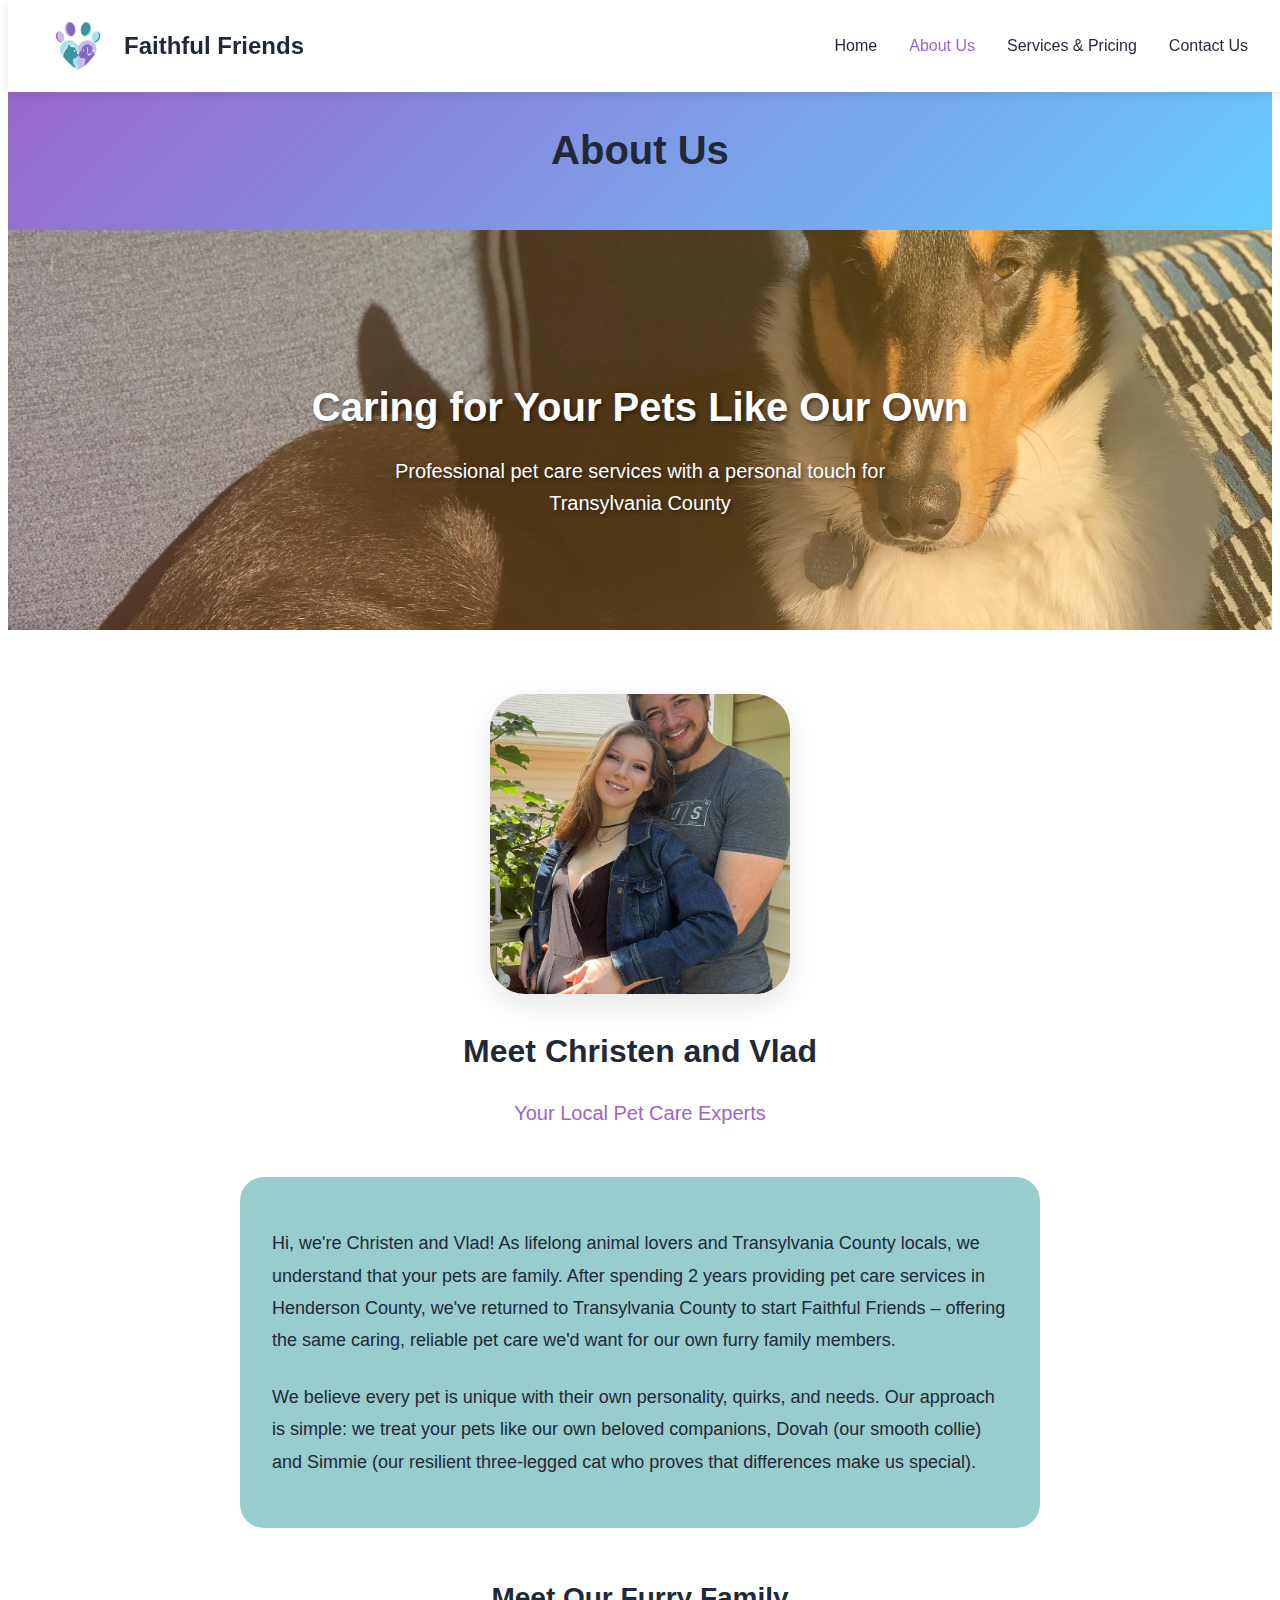
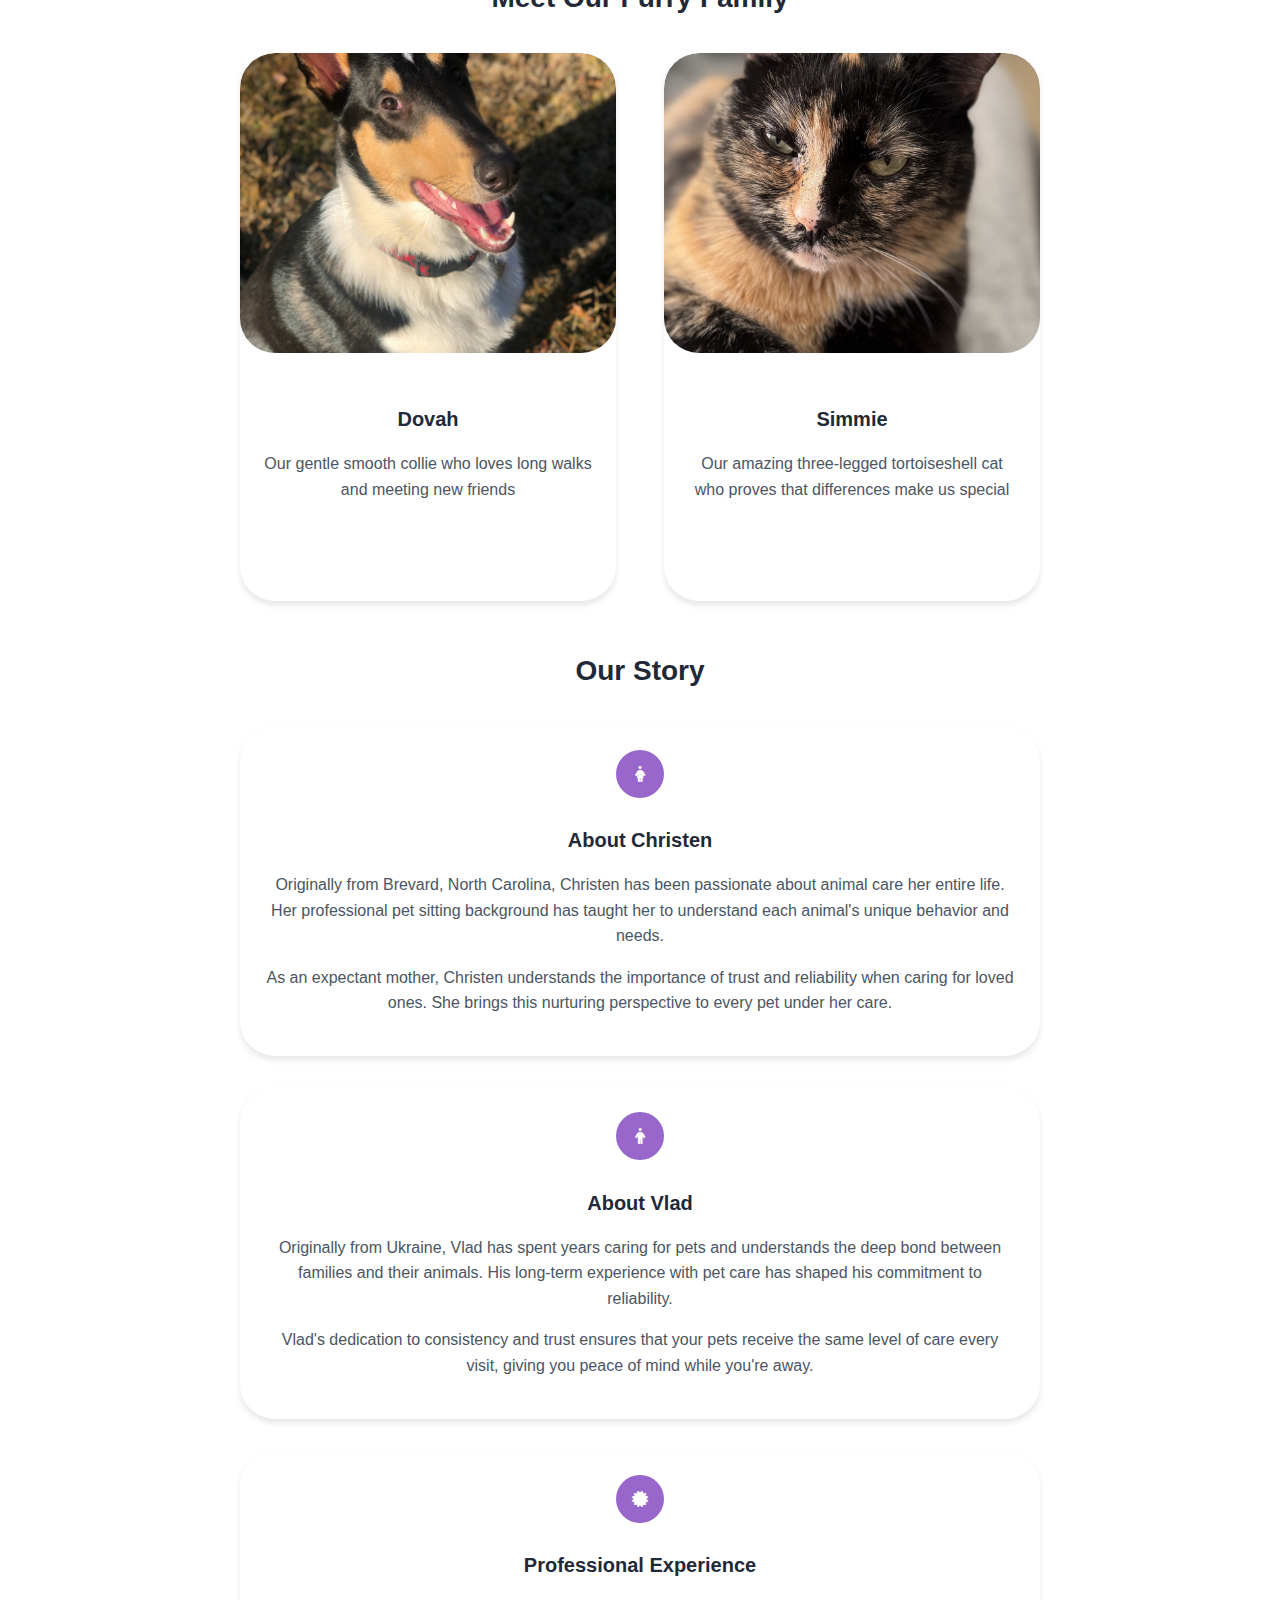
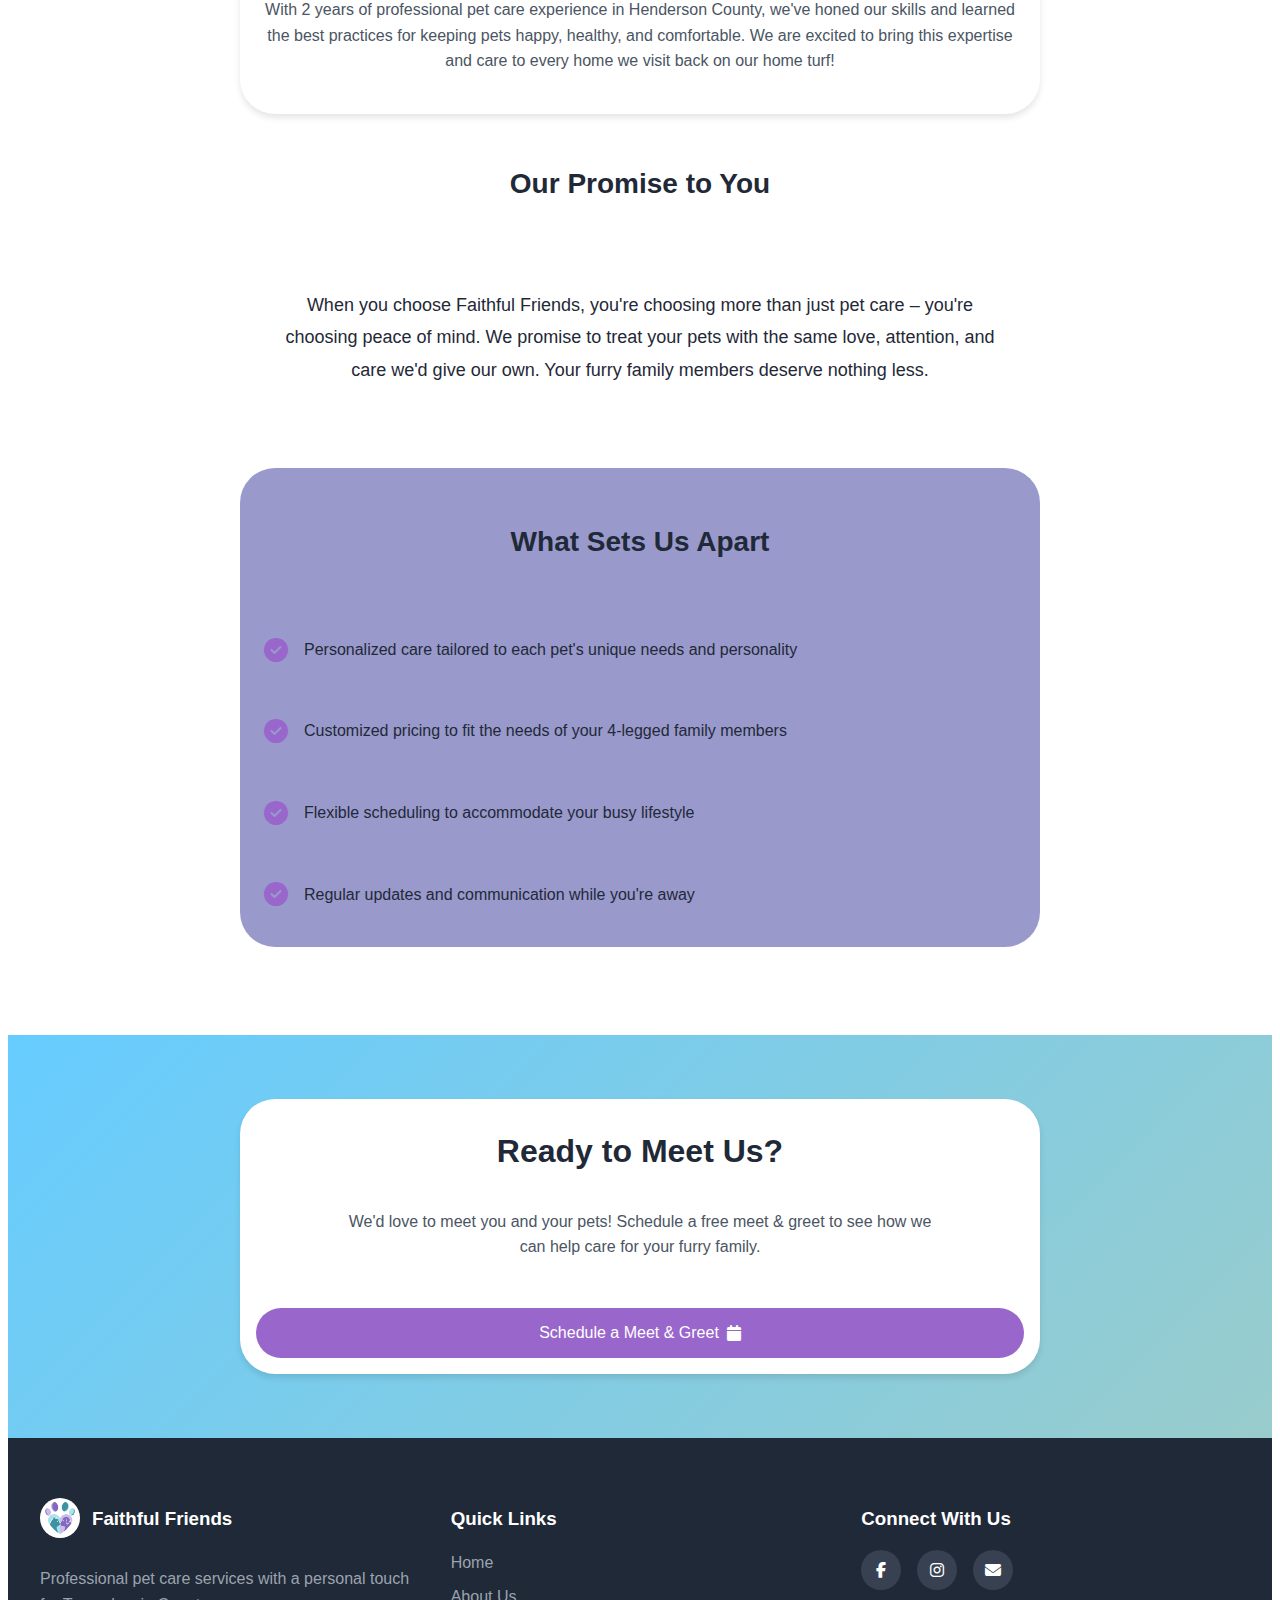
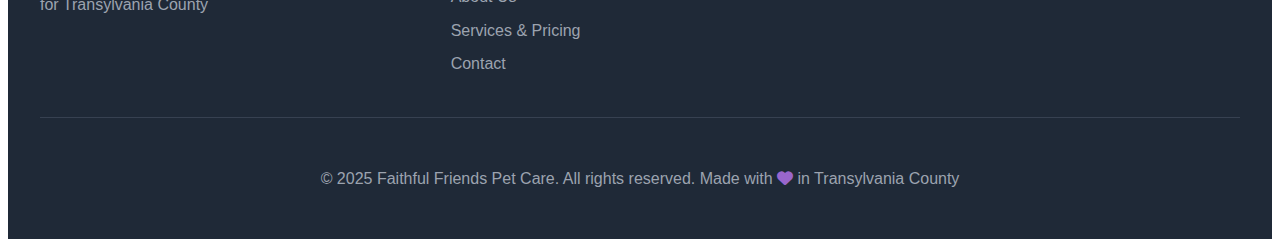
<file: public/about.html>
<!DOCTYPE html>
<html lang="en">
<head>
    <meta charset="UTF-8">
    <meta name="viewport" content="width=device-width, initial-scale=1.0">
    <title>About Us - Faithful Friends Pet Care</title>
    <link rel="icon" type="image/webp" href="cropped-logo-finished-wo-text.webp">
    <link rel="stylesheet" href="styles.css">
    <link rel="stylesheet" href="https://cdnjs.cloudflare.com/ajax/libs/font-awesome/6.5.1/css/all.min.css">
</head>
<body>
    <!-- Navigation -->
    <header class="nav-header">
        <div class="container">
            <nav class="nav-container">
                <!-- Logo -->
                <a href="index.html" class="nav-logo">
                    <div class="nav-logo-icon">
                        <img src="cropped-logo-finished-wo-text.webp" alt="Faithful Friends Pet Care Logo" style="width: 100%; height: 100%; object-fit: contain;">
                    </div>
                    <h1 class="heading-font" style="font-size: 1.5rem; margin: 0;">Faithful Friends</h1>
                </a>
                
                <!-- Desktop Menu -->
                <ul class="nav-menu">
                    <li><a href="index.html" class="nav-link">Home</a></li>
                    <li><a href="about.html" class="nav-link active">About Us</a></li>
                    <li><a href="services.html" class="nav-link">Services & Pricing</a></li>
                    <li><a href="contact.html" class="nav-link">Contact Us</a></li>
                </ul>
                
                <!-- Mobile Menu Button -->
                <button class="mobile-menu-btn" id="mobileMenuBtn">
                    <i class="fas fa-bars"></i>
                </button>
            </nav>
        </div>
        
        <!-- Mobile Menu -->
        <div class="mobile-menu" id="mobileMenu">
            <ul class="mobile-menu-list">
                <li class="mobile-menu-item"><a href="index.html" class="nav-link">Home</a></li>
                <li class="mobile-menu-item"><a href="about.html" class="nav-link active">About Us</a></li>
                <li class="mobile-menu-item"><a href="services.html" class="nav-link">Services & Pricing</a></li>
                <li class="mobile-menu-item"><a href="contact.html" class="nav-link">Contact Us</a></li>
            </ul>
        </div>
    </header>

    <!-- Main Content -->
    <main class="page-content" style="margin-top: 70px;">
        <!-- Page Header -->
        <section class="gradient-main-flair" style="padding: 3rem 0;">
            <div class="container">
                <h1 class="heading-font" style="text-align: center; font-size: 2.5rem; margin: 0;">About Us</h1>
            </div>
        </section>

        <!-- Hero Image Section -->
        <section style="position: relative; height: 400px; overflow: hidden;">
            <img src="aboutushero.webp" 
                 alt="Faithful Friends Pet Care - Beautiful landscape" 
                 style="width: 100%; height: 100%; object-fit: cover; object-position: 90% 0%;">
            <div style="position: absolute; top: 0; left: 0; right: 0; bottom: 0; background: linear-gradient(45deg, rgba(255, 140, 66, 0.3), rgba(251, 191, 36, 0.3)); display: flex; align-items: center; justify-content: center;">
                <div style="text-align: center; color: white; text-shadow: 2px 2px 4px rgba(0,0,0,0.5);">
                    <h2 class="heading-font" style="font-size: 2.5rem; margin-bottom: 1rem;">Caring for Your Pets Like Our Own</h2>
                    <p style="font-size: 1.25rem; max-width: 600px; margin: 0 auto;">Professional pet care services with a personal touch for Transylvania County</p>
                </div>
            </div>
        </section>

        <!-- About Content -->
        <section style="padding: 4rem 0; background-color: var(--bg-white);">
            <div class="container">
                <div style="max-width: 800px; margin: 0 auto;">
                    <div style="text-align: center; margin-bottom: 3rem;">
                        <div style="width: 300px; height: 300px; margin: 0 auto 2rem; border-radius: var(--radius-consistent); overflow: hidden; box-shadow: 0 10px 30px var(--shadow-color);">
                            <img src="aboutusChristenandVlad.jpg" 
                                 alt="Christen and Vlad - Faithful Friends Pet Care" 
                                 style="width: 100%; height: 100%; object-fit: cover;">
                        </div>
                        <h2 class="heading-font" style="font-size: 2rem; margin-bottom: 1rem;">Meet Christen and Vlad</h2>
                        <p style="font-size: 1.25rem; color: var(--main-primary); font-weight: 500;">Your Local Pet Care Experts</p>
                    </div>

                    <div style="background-color: var(--accent-primary); padding: 2rem; border-radius: var(--radius-lg); margin-bottom: 3rem;">
                        <p style="font-size: 1.125rem; line-height: 1.8; color: var(--text-dark); margin-bottom: 1.5rem;">
                            Hi, we're Christen and Vlad! As lifelong animal lovers and Transylvania County locals, we understand that your pets are family. After spending 2 years providing pet care services in Henderson County, we've returned to Transylvania County to start Faithful Friends – offering the same caring, reliable pet care we'd want for our own furry family members.
                        </p>
                        <p style="font-size: 1.125rem; line-height: 1.8; color: var(--text-dark);">
                            We believe every pet is unique with their own personality, quirks, and needs. Our approach is simple: we treat your pets like our own beloved companions, Dovah (our smooth collie) and Simmie (our resilient three-legged cat who proves that differences make us special).
                        </p>
                    </div>

                    <!-- Our Pets Section -->
                    <div style="margin-bottom: 3rem; text-align: center;">
                        <h3 class="heading-font" style="font-size: 1.75rem; margin-bottom: 2rem;">Meet Our Furry Family</h3>
                        <div style="display: grid; grid-template-columns: 1fr 1fr; gap: 3rem; max-width: 800px; margin: 0 auto;">
                            <div class="card">
                                <div style="overflow: hidden; height: 300px; border-radius: var(--radius-md);">
                                    <img src="aboutusdovah.jpg" 
                                         alt="Dovah - Smooth Collie" 
                                         class="card-image" 
                                         style="height: 100%;">
                                </div>
                                <div class="card-content" style="padding: 1.5rem;">
                                    <h4 class="heading-font" style="margin-bottom: 0.5rem; font-size: 1.25rem;">Dovah</h4>
                                    <p style="color: var(--text-medium); font-size: 1rem;">Our gentle smooth collie who loves long walks and meeting new friends</p>
                                </div>
                            </div>
                            <div class="card">
                                <div style="overflow: hidden; height: 300px; border-radius: var(--radius-md);">
                                    <img src="aboutussimmie.jpg" 
                                         alt="Simmie - Three-legged cat" 
                                         class="card-image" 
                                         style="height: 100%;">
                                </div>
                                <div class="card-content" style="padding: 1.5rem;">
                                    <h4 class="heading-font" style="margin-bottom: 0.5rem; font-size: 1.25rem;">Simmie</h4>
                                    <p style="color: var(--text-medium); font-size: 1rem;">Our amazing three-legged tortoiseshell cat who proves that differences make us special</p>
                                </div>
                            </div>
                        </div>
                    </div>

                    <h3 class="heading-font" style="font-size: 1.75rem; margin-bottom: 2rem; text-align: center;">Our Story</h3>
                    
                    <div style="display: grid; gap: 2rem;">
                        <!-- About Christen -->
                        <div class="card">
                            <div class="card-content">
                                <div class="card-icon" style="background-color: var(--main-primary);">
                                    <i class="fas fa-female"></i>
                                </div>
                                <h4 class="heading-font" style="font-size: 1.25rem; margin-bottom: 1rem;">About Christen</h4>
                                <p style="color: var(--text-medium); margin-bottom: 1rem;">
                                    Originally from Brevard, North Carolina, Christen has been passionate about animal care her entire life. Her professional pet sitting background has taught her to understand each animal's unique behavior and needs.
                                </p>
                                <p style="color: var(--text-medium);">
                                    As an expectant mother, Christen understands the importance of trust and reliability when caring for loved ones. She brings this nurturing perspective to every pet under her care.
                                </p>
                            </div>
                        </div>

                        <!-- About Vlad -->
                        <div class="card">
                            <div class="card-content">
                                <div class="card-icon" "">
                                    <i class="fas fa-male"></i>
                                </div>
                                <h4 class="heading-font" style="font-size: 1.25rem; margin-bottom: 1rem;">About Vlad</h4>
                                <p style="color: var(--text-medium); margin-bottom: 1rem;">
                                    Originally from Ukraine, Vlad has spent years caring for pets and understands the deep bond between families and their animals. His long-term experience with pet care has shaped his commitment to reliability.
                                </p>
                                <p style="color: var(--text-medium);">
                                    Vlad's dedication to consistency and trust ensures that your pets receive the same level of care every visit, giving you peace of mind while you're away.
                                </p>
                            </div>
                        </div>

                        <!-- Professional Experience -->
                        <div class="card">
                            <div class="card-content">
                                <div class="card-icon">
                                    <i class="fas fa-certificate"></i>
                                </div>
                                <h4 class="heading-font" style="font-size: 1.25rem; margin-bottom: 1rem;">Professional Experience</h4>
                                <p style="color: var(--text-medium);">
                                    With 2 years of professional pet care experience in Henderson County, we've honed our skills and learned the best practices for keeping pets happy, healthy, and comfortable. We are excited to bring this expertise and care to every home we visit back on our home turf!
                                </p>
                            </div>
                        </div>
                    </div>

                    <div style="margin-top: 3rem; text-align: center;">
                        <h3 class="heading-font" style="font-size: 1.75rem; margin-bottom: 2rem;">Our Promise to You</h3>
                        <div style="background-color: var(--bg-main-hover); padding: 2rem; border-radius: var(--radius-lg);">
                            <p style="border-radius: var(--radius-consistent); font-size: 1.125rem; line-height: 1.8; color: var(--text-dark);">
                                When you choose Faithful Friends, you're choosing more than just pet care – you're choosing peace of mind. We promise to treat your pets with the same love, attention, and care we'd give our own. Your furry family members deserve nothing less.
                            </p>
                        </div>
                    </div>

                    <div style="margin-top: 2rem;">
                        <div class="service-card-list" style="max-width: 800px";>
                            <div style="display: grid; grid-template-columns: 1fr; gap: 1.5rem;">
                                <h3 class="heading-font" style="font-size: 1.75rem; margin-bottom: 2rem; text-align: center;">What Sets Us Apart</h3>
                                <div style="display: flex; align-items: center; gap: 1rem;">
                                    <i class="fas fa-check-circle" style="color: var(--main-primary); font-size: 1.5rem; flex-shrink: 0;"></i>
                                    <p style="color: var(--text-dark);">Personalized care tailored to each pet's unique needs and personality</p>
                                </div>
                                <div style="display: flex; align-items: center; gap: 1rem;">
                                    <i class="fas fa-check-circle" style="color: var(--main-primary); font-size: 1.5rem; flex-shrink: 0;"></i>
                                    <p style="color: var(--text-dark);">Customized pricing to fit the needs of your 4-legged family members</p>
                                </div>
                                <div style="display: flex; align-items: center; gap: 1rem;">
                                    <i class="fas fa-check-circle" style="color: var(--main-primary); font-size: 1.5rem; flex-shrink: 0;"></i>
                                    <p style="color: var(--text-dark);">Flexible scheduling to accommodate your busy lifestyle</p>
                                </div>
                                <div style="display: flex; align-items: center; gap: 1rem;">
                                    <i class="fas fa-check-circle" style="color: var(--main-primary); font-size: 1.5rem; flex-shrink: 0;"></i>
                                    <p style="color: var(--text-dark);">Regular updates and communication while you're away</p>
                                </div>
                            </div>
                        </div>
                    </div>
                </div>
            </div>
        </section>

        <!-- Call to Action -->
        <section class="gradient-flair-accent" style="padding: 4rem 0;">
                <div class="container" style="text-align: center;">
                    <div style="max-width: 800px; margin: 0 auto;">
                        <div class="card">
                            <h2 class="heading-font" style="font-size: 2rem; margin-bottom: 1rem;">Ready to Meet Us?</h2>
                            <p style="color: var(--text-medium); margin-bottom: 2rem; max-width: 600px; margin-left: auto; margin-right: auto;">
                            We'd love to meet you and your pets! Schedule a free meet & greet to see how we can help care for your furry family.
                            </p>
                            <a href="contact.html" class="btn btn-secondary">
                            Schedule a Meet & Greet <i class="fas fa-calendar" style="margin-left: 0.5rem;"></i>
                            </a>
                        </div> 
                    </div>  
                </div>
        </section>
    </main>

    <!-- Footer -->
    <footer class="site-footer">
        <div class="container">
            <div class="footer-content">
                <div class="footer-section">
                    <div style="display: flex; align-items: center; gap: 0.75rem; margin-bottom: 1rem;">
                        <div class="nav-logo-icon" style="width: 40px; height: 40px;">
                            <img src="cropped-logo-finished-wo-text.webp" alt="Faithful Friends Pet Care Logo" style="width: 100%; height: 100%; object-fit: contain;">
                        </div>
                        <h3 class="heading-font">Faithful Friends</h3>
                    </div>
                    <p style="color: #9ca3af;">
                        Professional pet care services with a personal touch for Transylvania County
                    </p>
                </div>
                
                <div class="footer-section">
                    <h3>Quick Links</h3>
                    <ul class="footer-links">
                        <li><a href="index.html">Home</a></li>
                        <li><a href="about.html">About Us</a></li>
                        <li><a href="services.html">Services & Pricing</a></li>
                        <li><a href="contact.html">Contact</a></li>
                    </ul>
                </div>
                
                <div class="footer-section">
                    <h3>Connect With Us</h3>
                    <div class="social-links">
                        <a href="#" class="social-link">
                            <i class="fab fa-facebook-f"></i>
                        </a>
                        <a href="#" class="social-link">
                            <i class="fab fa-instagram"></i>
                        </a>
                        <a href="mailto:828faithfulfriends@gmail.com" class="social-link">
                            <i class="fas fa-envelope"></i>
                        </a>
                    </div>
                </div>
            </div>
            
            <div class="footer-bottom">
                <p>© 2025 Faithful Friends Pet Care. All rights reserved. Made with <i class="fas fa-heart" style="color: var(--main-primary);"></i> in Transylvania County</p>
            </div>
        </div>
    </footer>

    <!-- Scripts -->
    <script>
        // Mobile menu toggle
        const mobileMenuBtn = document.getElementById('mobileMenuBtn');
        const mobileMenu = document.getElementById('mobileMenu');
        
        mobileMenuBtn.addEventListener('click', () => {
            mobileMenu.classList.toggle('active');
        });
        
        // Close mobile menu when clicking outside
        document.addEventListener('click', (e) => {
            if (!mobileMenu.contains(e.target) && !mobileMenuBtn.contains(e.target)) {
                mobileMenu.classList.remove('active');
            }
        });
        
        // Close mobile menu when clicking on a link
        const mobileLinks = mobileMenu.querySelectorAll('a');
        mobileLinks.forEach(link => {
            link.addEventListener('click', () => {
                mobileMenu.classList.remove('active');
            });
        });
    </script>
</body>
</html>
</file>
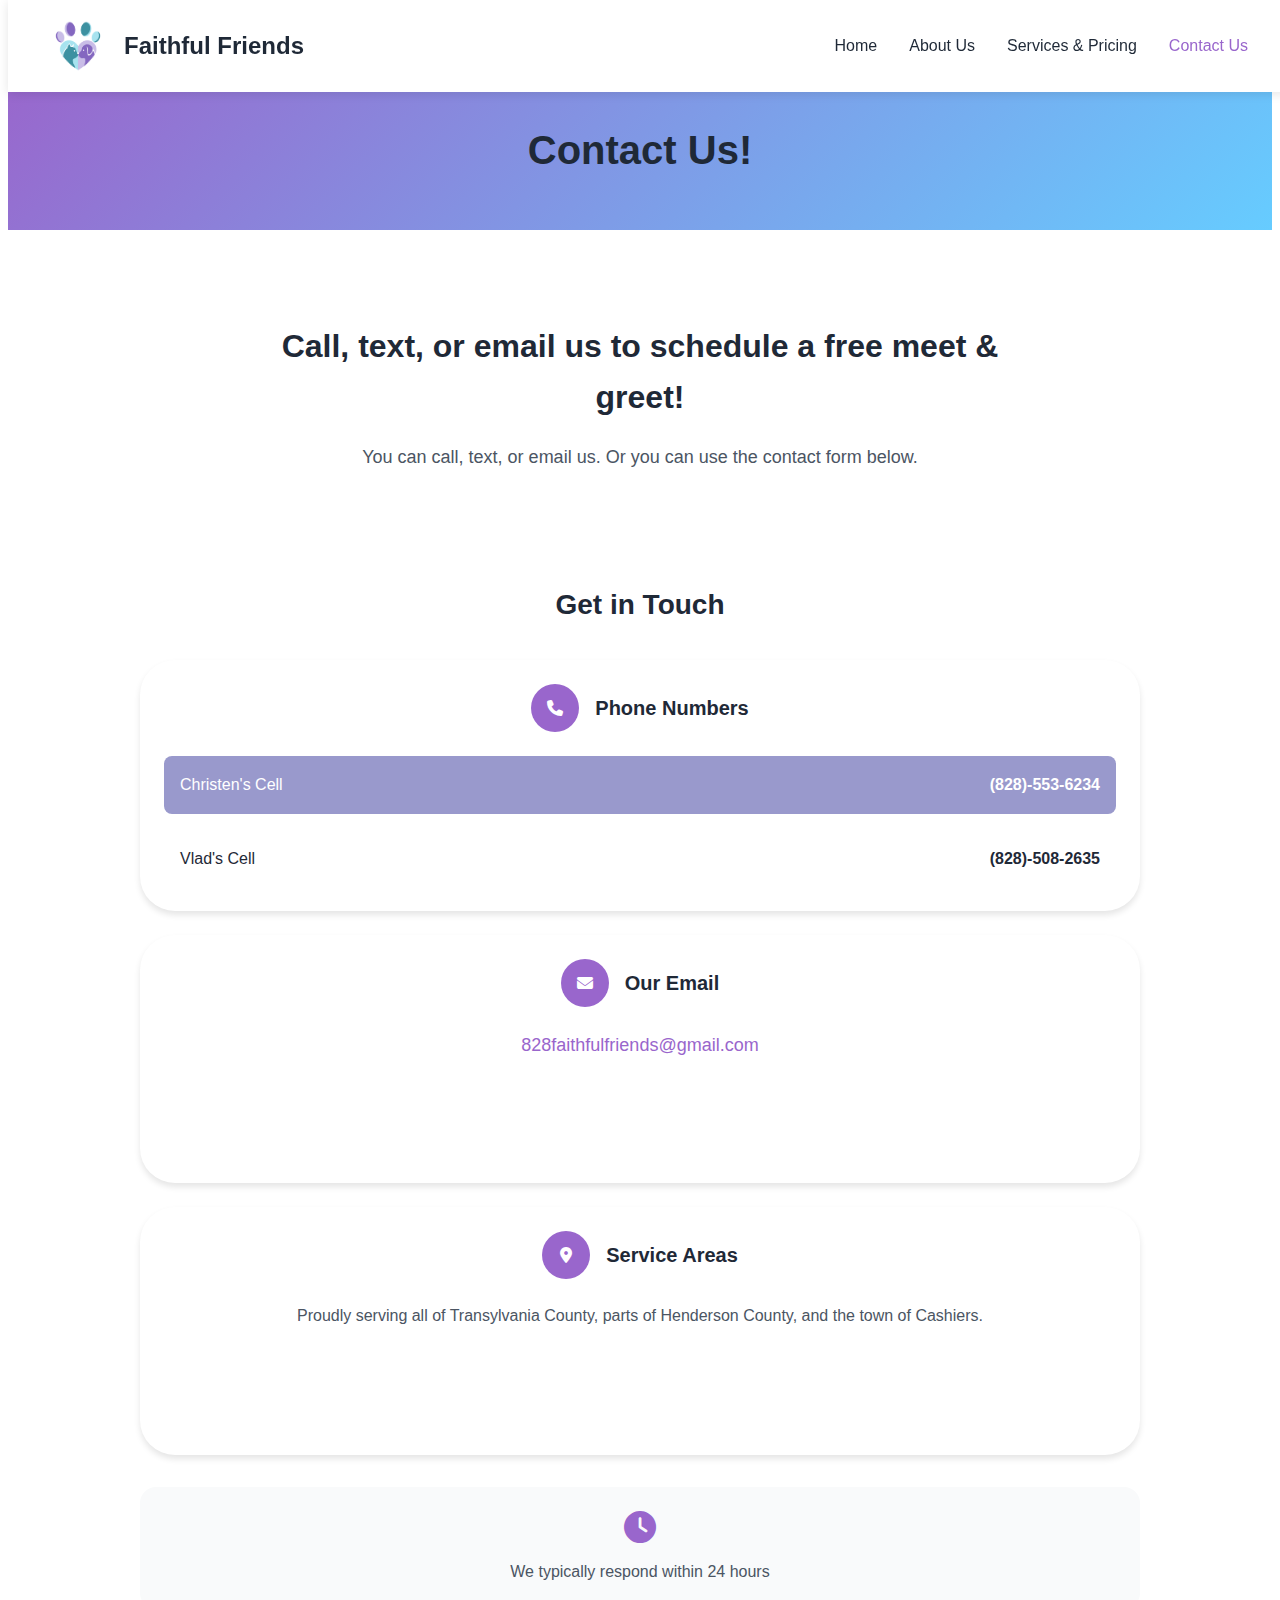
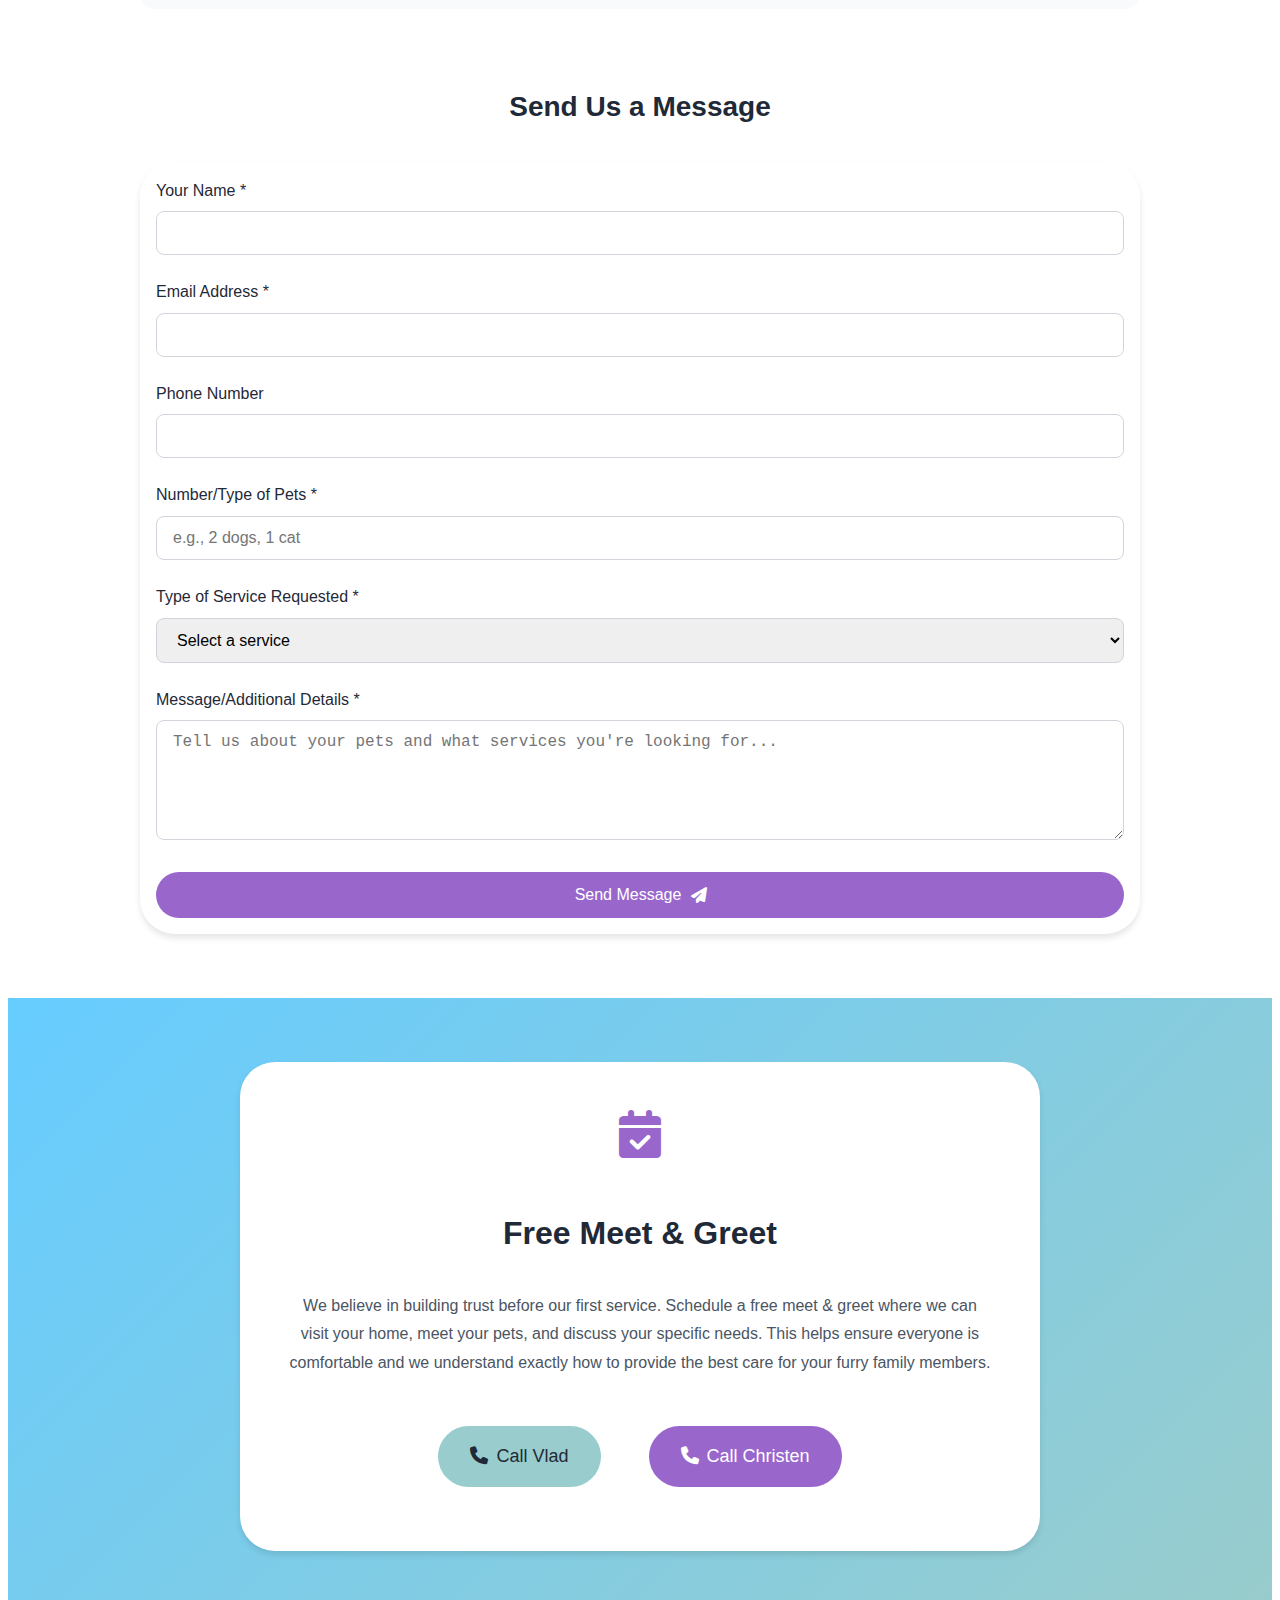
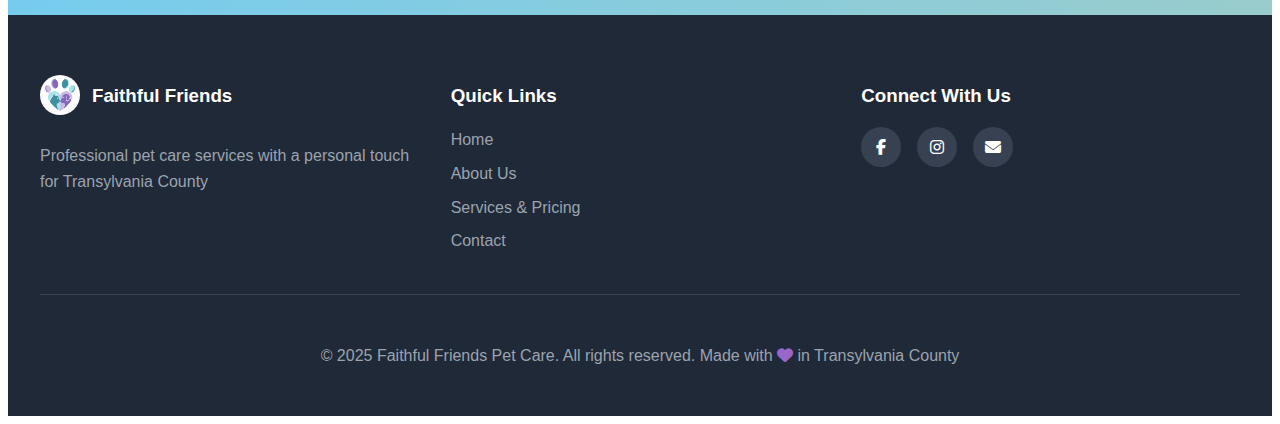
<file: public/contact.html>
<!DOCTYPE html>
<html lang="en">
<head>
    <meta charset="UTF-8">
    <meta name="viewport" content="width=device-width, initial-scale=1.0">
    <title>Contact Us - Faithful Friends Pet Care</title>
    <link rel="icon" type="image/webp" href="cropped-logo-finished-wo-text.webp">
    <link rel="stylesheet" href="styles.css">
    <link rel="stylesheet" href="https://cdnjs.cloudflare.com/ajax/libs/font-awesome/6.5.1/css/all.min.css">
</head>
<body>
    <!-- Navigation -->
    <header class="nav-header">
        <div class="container">
            <nav class="nav-container">
                <!-- Logo -->
                <a href="index.html" class="nav-logo">
                    <div class="nav-logo-icon">
                        <img src="cropped-logo-finished-wo-text.webp" alt="Faithful Friends Pet Care Logo" style="width: 100%; height: 100%; object-fit: contain;">
                    </div>
                    <h1 class="heading-font" style="font-size: 1.5rem; margin: 0;">Faithful Friends</h1>
                </a>
                
                <!-- Desktop Menu -->
                <ul class="nav-menu">
                    <li><a href="index.html" class="nav-link">Home</a></li>
                    <li><a href="about.html" class="nav-link">About Us</a></li>
                    <li><a href="services.html" class="nav-link">Services & Pricing</a></li>
                    <li><a href="contact.html" class="nav-link active">Contact Us</a></li>
                </ul>
                
                <!-- Mobile Menu Button -->
                <button class="mobile-menu-btn" id="mobileMenuBtn">
                    <i class="fas fa-bars"></i>
                </button>
            </nav>
        </div>
        
        <!-- Mobile Menu -->
        <div class="mobile-menu" id="mobileMenu">
            <ul class="mobile-menu-list">
                <li class="mobile-menu-item"><a href="index.html" class="nav-link">Home</a></li>
                <li class="mobile-menu-item"><a href="about.html" class="nav-link">About Us</a></li>
                <li class="mobile-menu-item"><a href="services.html" class="nav-link">Services & Pricing</a></li>
                <li class="mobile-menu-item"><a href="contact.html" class="nav-link active">Contact Us</a></li>
            </ul>
        </div>
    </header>

    <!-- Main Content -->
    <main class="page-content" style="margin-top: 70px;">
        <!-- Page Header -->
        <section class="gradient-main-flair" style="padding: 3rem 0;">
            <div class="container">
                <h1 class="heading-font" style="text-align: center; font-size: 2.5rem; margin: 0;">Contact Us!</h1>
            </div>
        </section>

        <!-- Contact Introduction -->
        <section style="padding: 4rem 0 2rem; background-color: var(--bg-white);">
            <div class="container">
                <div style="max-width: 800px; margin: 0 auto; text-align: center;">
                    <h2 class="heading-font" style="font-size: 2rem; margin-bottom: 1rem;">Call, text, or email us to schedule a free meet & greet!</h2>
                    <p style="font-size: 1.125rem; color: var(--text-medium); line-height: 1.8;">
                        You can call, text, or email us. Or you can use the contact form below.
                    </p>
                </div>
            </div>
        </section>

        <!-- Contact Information and Form -->
        <section style="padding: 2rem 0 4rem; background-color: var(--bg-white);">
            <div class="container">
                <div style="display: grid; grid-template-columns: 1fr; gap: 3rem; max-width: 1000px; margin: 0 auto;">
                    <!-- Contact Information -->
                    <div>
                        <h3 class="heading-font" style="font-size: 1.75rem; margin-bottom: 2rem;">Get in Touch</h3>
                        
                        <!-- Phone Numbers -->
                        <div class="card" style="margin-bottom: 1.5rem;">
                            <div class="card-content">
                                <div class="contact-card-header">
                                    <div class="contact-card-icon">
                                        <i class="fas fa-phone"></i>
                                    </div>
                                    <h4 class="heading-font" style="font-size: 1.25rem; margin: 0;">Phone Numbers</h4>
                                </div>
                                <div style="display: grid; gap: 1rem;">
                                    <div style="display: flex; align-items: center; justify-content: space-between; padding: 1rem; background-color: var(--main-hover); border-radius: var(--radius-sm);">
                                        <span style="font-weight: 500; color: var(--text-white)">Christen's Cell</span>
                                        <a href="tel:828-553-6234" style="color: var(--text-white); text-decoration: none; font-weight: 600;">(828)-553-6234</a>
                                    </div>
                                    <div style="display: flex; align-items: center; justify-content: space-between; padding: 1rem; border-radius: var(--radius-sm);">
                                        <span style="font-weight: 500;">Vlad's Cell</span>
                                        <a href="tel:828-508-2635" style="color: var(--text-dark); text-decoration: none; font-weight: 600;">(828)-508-2635</a>
                                    </div>
                                </div>
                            </div>
                        </div>

                        <!-- Email -->
                        <div class="card" style="margin-bottom: 1.5rem;">
                            <div class="card-content">
                                <div class="contact-card-header">
                                    <div class="contact-card-icon">
                                        <i class="fas fa-envelope"></i>
                                    </div>
                                    <h4 class="heading-font" style="font-size: 1.25rem; margin: 0;">Our Email</h4>
                                </div>
                                <a href="mailto:828faithfulfriends@gmail.com" style="align-content:center; color: var(--main-primary); text-decoration: none; font-size: 1.125rem; font-weight: 500;">
                                    828faithfulfriends@gmail.com
                                </a>
                            </div>
                        </div>

                        <!-- Service Area -->
                        <div class="card">
                            <div class="card-content">
                                <div class="contact-card-header">
                                    <div class="contact-card-icon">
                                        <i class="fas fa-map-marker-alt"></i>
                                    </div>
                                    <h4 class="heading-font" style="font-size: 1.25rem; margin: 0;">Service Areas</h4>
                                </div>
                                <p style="color: var(--text-medium);">
                                    Proudly serving all of Transylvania County, parts of Henderson County, and the town of Cashiers.
                                </p>
                            </div>
                        </div>

                        <!-- Response Time -->
                        <div style="margin-top: 2rem; padding: 1.5rem; background-color: var(--bg-gray-light); border-radius: var(--radius-md); text-align: center;">
                            <i class="fas fa-clock" style="color: var(--main-primary); font-size: 2rem; margin-bottom: 1rem;"></i>
                            <p style="color: var(--text-medium); margin: 0;">
                                We typically respond within 24 hours
                            </p>
                        </div>
                    </div>

                    <!-- Contact Form -->
                    <div>
                        <h3 class="heading-font" style="font-size: 1.75rem; margin-bottom: 2rem;">Send Us a Message</h3>
                        <div class="card">
                            <div style="padding: 1rem;">
                                <form id="contactForm" action="https://formspree.io/f/xeozpeqg" method="POST">
                                    <!-- Honeypot field for spam protection -->
                                    <input type="text" name="_gotcha" style="display: none;">
                                    
                                    <div class="form-group">
                                        <label class="form-label" for="name">Your Name *</label>
                                        <input type="text" id="name" name="name" class="form-input" required minlength="2" maxlength="100">
                                        <div class="error-message" id="name-error"></div>
                                    </div>
                                    
                                    <div class="form-group">
                                        <label class="form-label" for="email">Email Address *</label>
                                        <input type="email" id="email" name="email" class="form-input" required>
                                        <div class="error-message" id="email-error"></div>
                                    </div>
                                    
                                    <div class="form-group">
                                        <label class="form-label" for="phone">Phone Number</label>
                                        <input type="tel" id="phone" name="phone" class="form-input" minlength="2" maxlength="100">
                                        <div class="error-message" id="phone-error"></div>
                                        <div class="warning-message" id="phone-warning"></div>
                                    </div>
                                    
                                    <div class="form-group">
                                        <label class="form-label" for="petType">Number/Type of Pets *</label>
                                        <input type="text" id="petType" name="petType" class="form-input" required minlength="2" maxlength="100" placeholder="e.g., 2 dogs, 1 cat">
                                        <div class="error-message" id="petType-error"></div>
                                    </div>
                                    
                                    <div class="form-group">
                                        <label class="form-label" for="service">Type of Service Requested *</label>
                                        <select id="service" name="subject" class="form-input" required>
                                            <option value="">Select a service</option>
                                            <option value="[Overnight]">Overnight Stays</option>
                                            <option value="[Walkie]">Dog Walks</option>
                                            <option value="[Drop-In]">Drop-In Visits</option>
                                            <option value="[Multiple]">Multiple Services</option>
                                            <option value="[Other]">Other</option>
                                        </select>
                                        <div class="error-message" id="service-error"></div>
                                    </div>
                                    
                                    <div class="form-group">
                                        <label class="form-label" for="message">Message/Additional Details *</label>
                                        <textarea id="message" name="message" class="form-textarea" required minlength="2" maxlength="1000" placeholder="Tell us about your pets and what services you're looking for..."></textarea>
                                        <div class="error-message" id="message-error"></div>
                                    </div>
                                    
                                    <button type="submit" id="submit-btn" class="btn btn-secondary pricing-quote-btn">
                                        <span id="submit-text" style="margin:2px;">Send Message</span>
                                        <i class="fas fa-paper-plane" id="submit-icon" style="margin-left: 0.5rem;"></i>
                                        <i class="fas fa-spinner fa-spin" id="submit-spinner" style="margin-left: 0.5rem; display: none;"></i>
                                    </button>
                                </form>
                            </div>
                        </div>
                    </div>
                </div>
            </div>
        </section>

        <!-- Schedule Meet & Greet CTA -->
        <section class="gradient-flair-accent" style="padding: 4rem 0;">
            <div class="container">
                <div style="text-align: center; max-width: 800px; margin: 0 auto;">
                    <div class="card" style="padding: 3rem;">
                        <i class="fas fa-calendar-check" style="font-size: 3rem; color: var(--main-primary); margin-bottom: 1.5rem;"></i>
                        <h2 class="heading-font" style="font-size: 2rem; margin-bottom: 1rem;">Free Meet & Greet</h2>
                        <p style="color: var(--text-medium); margin-bottom: 2rem; line-height: 1.8;">
                            We believe in building trust before our first service. Schedule a free meet & greet where we can visit your home, meet your pets, and discuss your specific needs. This helps ensure everyone is comfortable and we understand exactly how to provide the best care for your furry family members.
                        </p>
                        <div style="display: flex; gap: 1rem; justify-content: center; flex-wrap: wrap;">
                            <a href="tel:828-553-6234" class="btn btn-primary btn-lg">
                                <i class="fas fa-phone" style="margin-right: 0.5rem;"></i> Call Vlad
                            </a>
                            <a href="tel:828-508-2635" class="btn btn-secondary btn-lg">
                                <i class="fas fa-phone" style="margin-right: 0.5rem;"></i> Call Christen
                            </a>
                        </div>
                    </div>
                </div>
            </div>
        </section>
    </main>

    <!-- Footer -->
    <footer class="site-footer">
        <div class="container">
            <div class="footer-content">
                <div class="footer-section">
                    <div style="display: flex; align-items: center; gap: 0.75rem; margin-bottom: 1rem;">
                        <div class="nav-logo-icon" style="width: 40px; height: 40px;">
                            <img src="cropped-logo-finished-wo-text.webp" alt="Faithful Friends Pet Care Logo" style="width: 100%; height: 100%; object-fit: contain;">
                        </div>
                        <h3 class="heading-font">Faithful Friends</h3>
                    </div>
                    <p style="color: #9ca3af;">
                        Professional pet care services with a personal touch for Transylvania County
                    </p>
                </div>
                
                <div class="footer-section">
                    <h3>Quick Links</h3>
                    <ul class="footer-links">
                        <li><a href="index.html">Home</a></li>
                        <li><a href="about.html">About Us</a></li>
                        <li><a href="services.html">Services & Pricing</a></li>
                        <li><a href="contact.html">Contact</a></li>
                    </ul>
                </div>
                
                <div class="footer-section">
                    <h3>Connect With Us</h3>
                    <div class="social-links">
                        <a href="#" class="social-link">
                            <i class="fab fa-facebook-f"></i>
                        </a>
                        <a href="#" class="social-link">
                            <i class="fab fa-instagram"></i>
                        </a>
                        <a href="mailto:828faithfulfriends@gmail.com" class="social-link">
                            <i class="fas fa-envelope"></i>
                        </a>
                    </div>
                </div>
            </div>
            
            <div class="footer-bottom">
                <p>© 2025 Faithful Friends Pet Care. All rights reserved. Made with <i class="fas fa-heart" style="color: var(--main-primary);"></i> in Transylvania County</p>
            </div>
        </div>
    </footer>

    <!-- Scripts -->
    <script>
        // Mobile menu toggle
        const mobileMenuBtn = document.getElementById('mobileMenuBtn');
        const mobileMenu = document.getElementById('mobileMenu');
        
        mobileMenuBtn.addEventListener('click', () => {
            mobileMenu.classList.toggle('active');
        });
        
        // Close mobile menu when clicking outside
        document.addEventListener('click', (e) => {
            if (!mobileMenu.contains(e.target) && !mobileMenuBtn.contains(e.target)) {
                mobileMenu.classList.remove('active');
            }
        });
        
        // Close mobile menu when clicking on a link
        const mobileLinks = mobileMenu.querySelectorAll('a');
        mobileLinks.forEach(link => {
            link.addEventListener('click', () => {
                mobileMenu.classList.remove('active');
            });
        });
        
        // Form submission and validation
        const contactForm = document.getElementById('contactForm');
        const submitBtn = document.getElementById('submit-btn');
        const submitText = document.getElementById('submit-text');
        const submitIcon = document.getElementById('submit-icon');
        const submitSpinner = document.getElementById('submit-spinner');
        
        // Validation functions
        function validateField(field, errorElement) {
            const value = field.value.trim();
            let isValid = true;
            let errorMessage = '';
            
            // Special handling for phone field
            if (field.id === 'phone') {
                const warningElement = document.getElementById('phone-warning');
                
                // Check for letters in phone number
                const hasLetters = /[a-zA-Z]/.test(value);
                if (hasLetters && value.length > 0) {
                    warningElement.style.display = 'block';
                    warningElement.textContent = 'Numerical entry only, or leave blank.';
                } else {
                    warningElement.style.display = 'none';
                    warningElement.textContent = '';
                }
                
                // Phone field is optional - no error if empty
                if (value && (value.length < 2 || value.length > 100)) {
                    isValid = false;
                    errorMessage = 'Must be between 2-100 characters.';
                }
            }
            // Check required for other fields
            else if (!value) {
                isValid = false;
                errorMessage = 'This field is required.';
            }
            // Check length for text inputs
            else if (field.type === 'text' || field.type === 'tel') {
                if (value.length < 2 || value.length > 100) {
                    isValid = false;
                    errorMessage = 'Must be between 2-100 characters.';
                }
            }
            // Check email format
            else if (field.type === 'email') {
                const emailRegex = /^[^\s@]+@[^\s@]+\.[^\s@]+$/;
                if (!emailRegex.test(value)) {
                    isValid = false;
                    errorMessage = 'Please enter a valid email address.';
                }
            }
            // Check textarea length
            else if (field.tagName === 'TEXTAREA') {
                if (value.length < 2 || value.length > 1000) {
                    isValid = false;
                    errorMessage = 'Must be between 2-1000 characters.';
                }
            }
            
            // Show/hide error
            if (isValid) {
                field.classList.remove('error');
                errorElement.style.display = 'none';
                errorElement.textContent = '';
            } else {
                field.classList.add('error');
                errorElement.style.display = 'block';
                errorElement.textContent = errorMessage;
            }
            
            return isValid;
        }
        
        // Real-time validation
        const fields = ['name', 'email', 'phone', 'petType', 'service', 'message'];
        fields.forEach(fieldId => {
            const field = document.getElementById(fieldId);
            const errorElement = document.getElementById(fieldId + '-error');
            
            field.addEventListener('blur', () => {
                validateField(field, errorElement);
            });
            
            field.addEventListener('input', () => {
                if (field.classList.contains('error')) {
                    validateField(field, errorElement);
                }
            });
        });
        
        // Form submission
        contactForm.addEventListener('submit', async (e) => {
            e.preventDefault();
            
            // Validate all fields
            let isFormValid = true;
            fields.forEach(fieldId => {
                const field = document.getElementById(fieldId);
                const errorElement = document.getElementById(fieldId + '-error');
                if (!validateField(field, errorElement)) {
                    isFormValid = false;
                }
            });
            
            if (!isFormValid) {
                return;
            }
            
            // Show loading state
            setLoadingState(true);
            
            try {
                // Submit form to Formspree
                const formData = new FormData(contactForm);
                const response = await fetch(contactForm.action, {
                    method: 'POST',
                    body: formData,
                    headers: {
                        'Accept': 'application/json'
                    }
                });
                
                if (response.ok) {
                    showSuccessMessage();
                } else {
                    throw new Error('Form submission failed');
                }
            } catch (error) {
                showErrorMessage();
            } finally {
                setLoadingState(false);
            }
        });
        
        function setLoadingState(isLoading) {
            if (isLoading) {
                // Disable form
                contactForm.classList.add('form-disabled');
                
                // Change button state
                submitBtn.disabled = true;
                submitText.textContent = 'Sending...';
                submitIcon.style.display = 'none';
                submitSpinner.style.display = 'inline-block';
                
                // Add overlay
                const overlay = document.createElement('div');
                overlay.className = 'form-overlay';
                overlay.innerHTML = '<div class="loading-spinner"></div>';
                contactForm.appendChild(overlay);
            } else {
                // Re-enable form
                contactForm.classList.remove('form-disabled');
                
                // Reset button state
                submitBtn.disabled = false;
                submitText.textContent = 'Send Message';
                submitIcon.style.display = 'inline-block';
                submitSpinner.style.display = 'none';
                
                // Remove overlay
                const overlay = contactForm.querySelector('.form-overlay');
                if (overlay) {
                    overlay.remove();
                }
            }
        }
        
        function showSuccessMessage() {
            const formContainer = contactForm.parentElement;
            formContainer.innerHTML = `
                <div class="success-message">
                    <i class="fas fa-check-circle success-icon"></i>
                    <h3 class="heading-font" style="font-size: 1.5rem; margin-bottom: 1rem;">Message Sent!</h3>
                    <p>Thank you for your message! We'll get back to you within 24 hours.</p>
                </div>
            `;
        }
        
        function showErrorMessage() {
            const existingError = document.querySelector('.error-state');
            if (existingError) {
                existingError.remove();
            }
            
            const errorDiv = document.createElement('div');
            errorDiv.className = 'error-state';
            errorDiv.innerHTML = `
                <i class="fas fa-exclamation-triangle" style="margin-right: 0.5rem;"></i>
                <strong>Error:</strong> There was a problem sending your message. Please try again or contact us directly.
            `;
            
            contactForm.parentElement.insertBefore(errorDiv, contactForm);
        }
    </script>
</body>
</html>
</file>
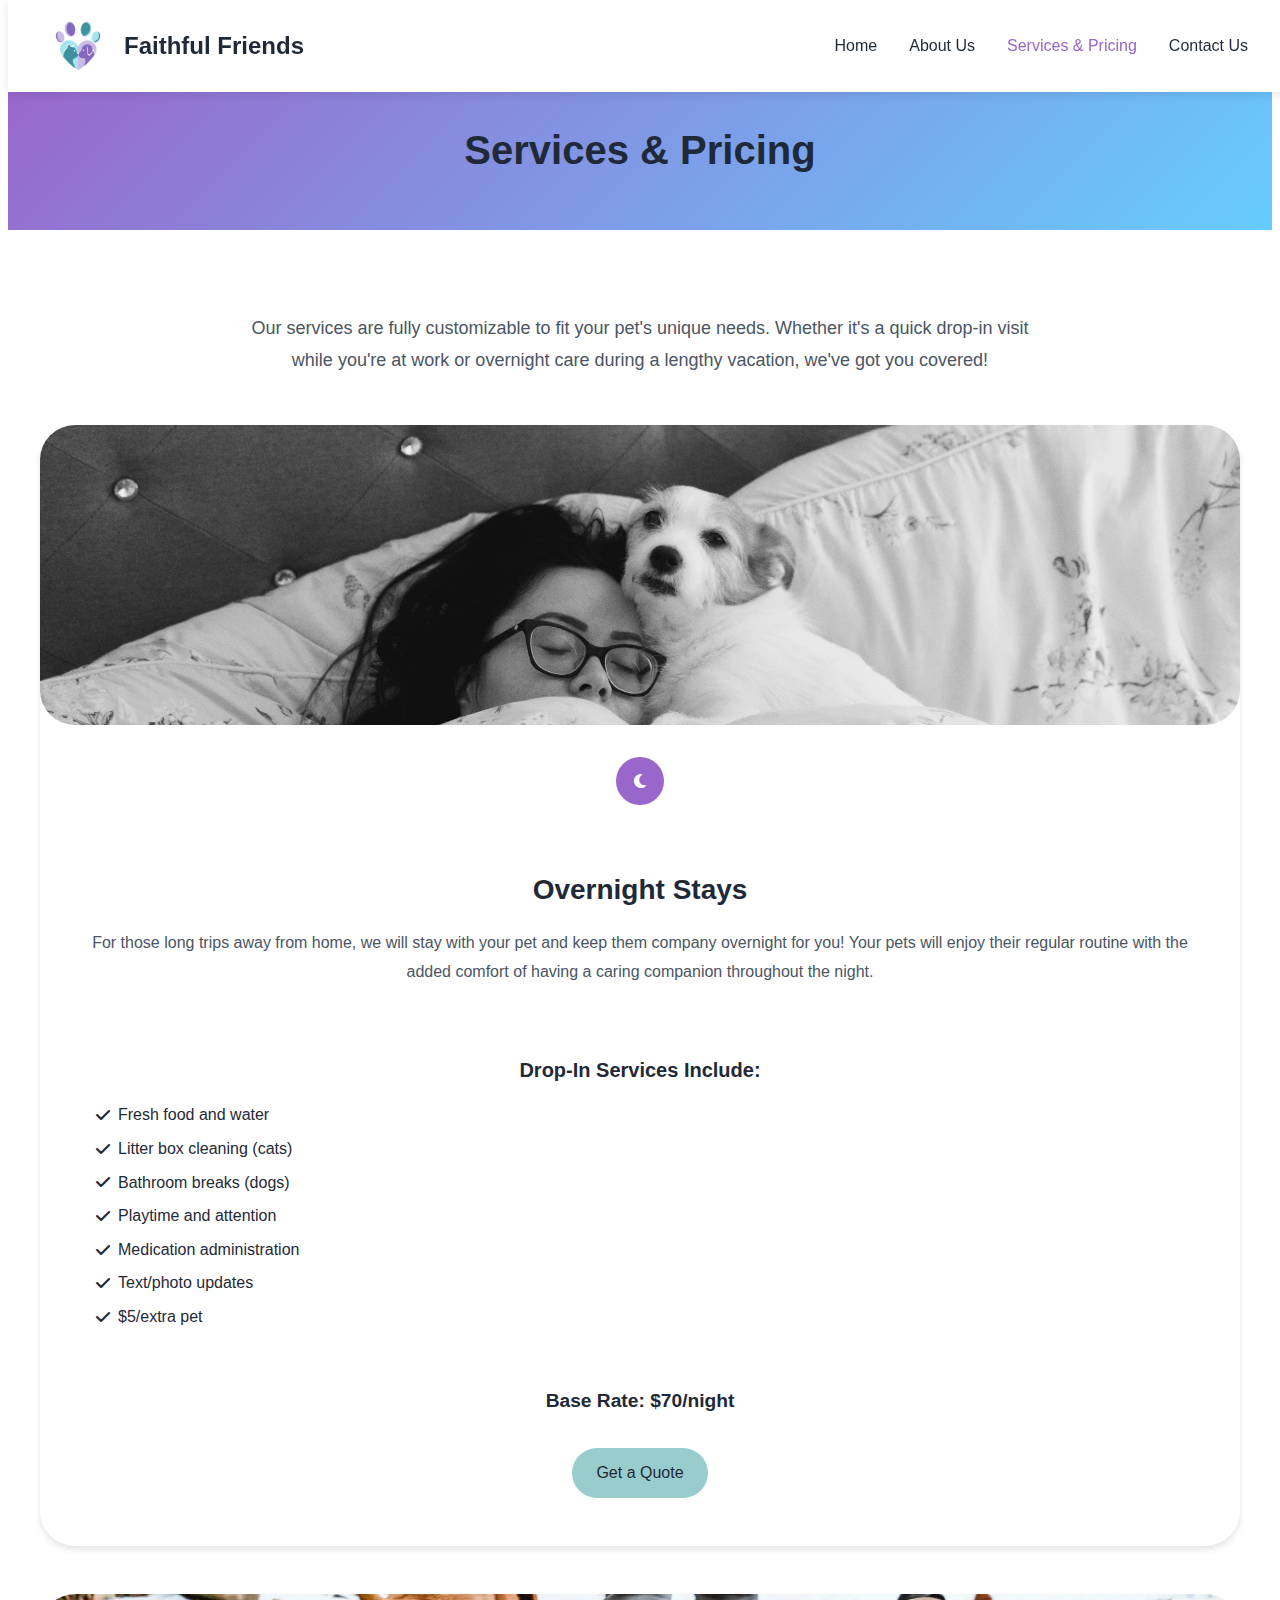
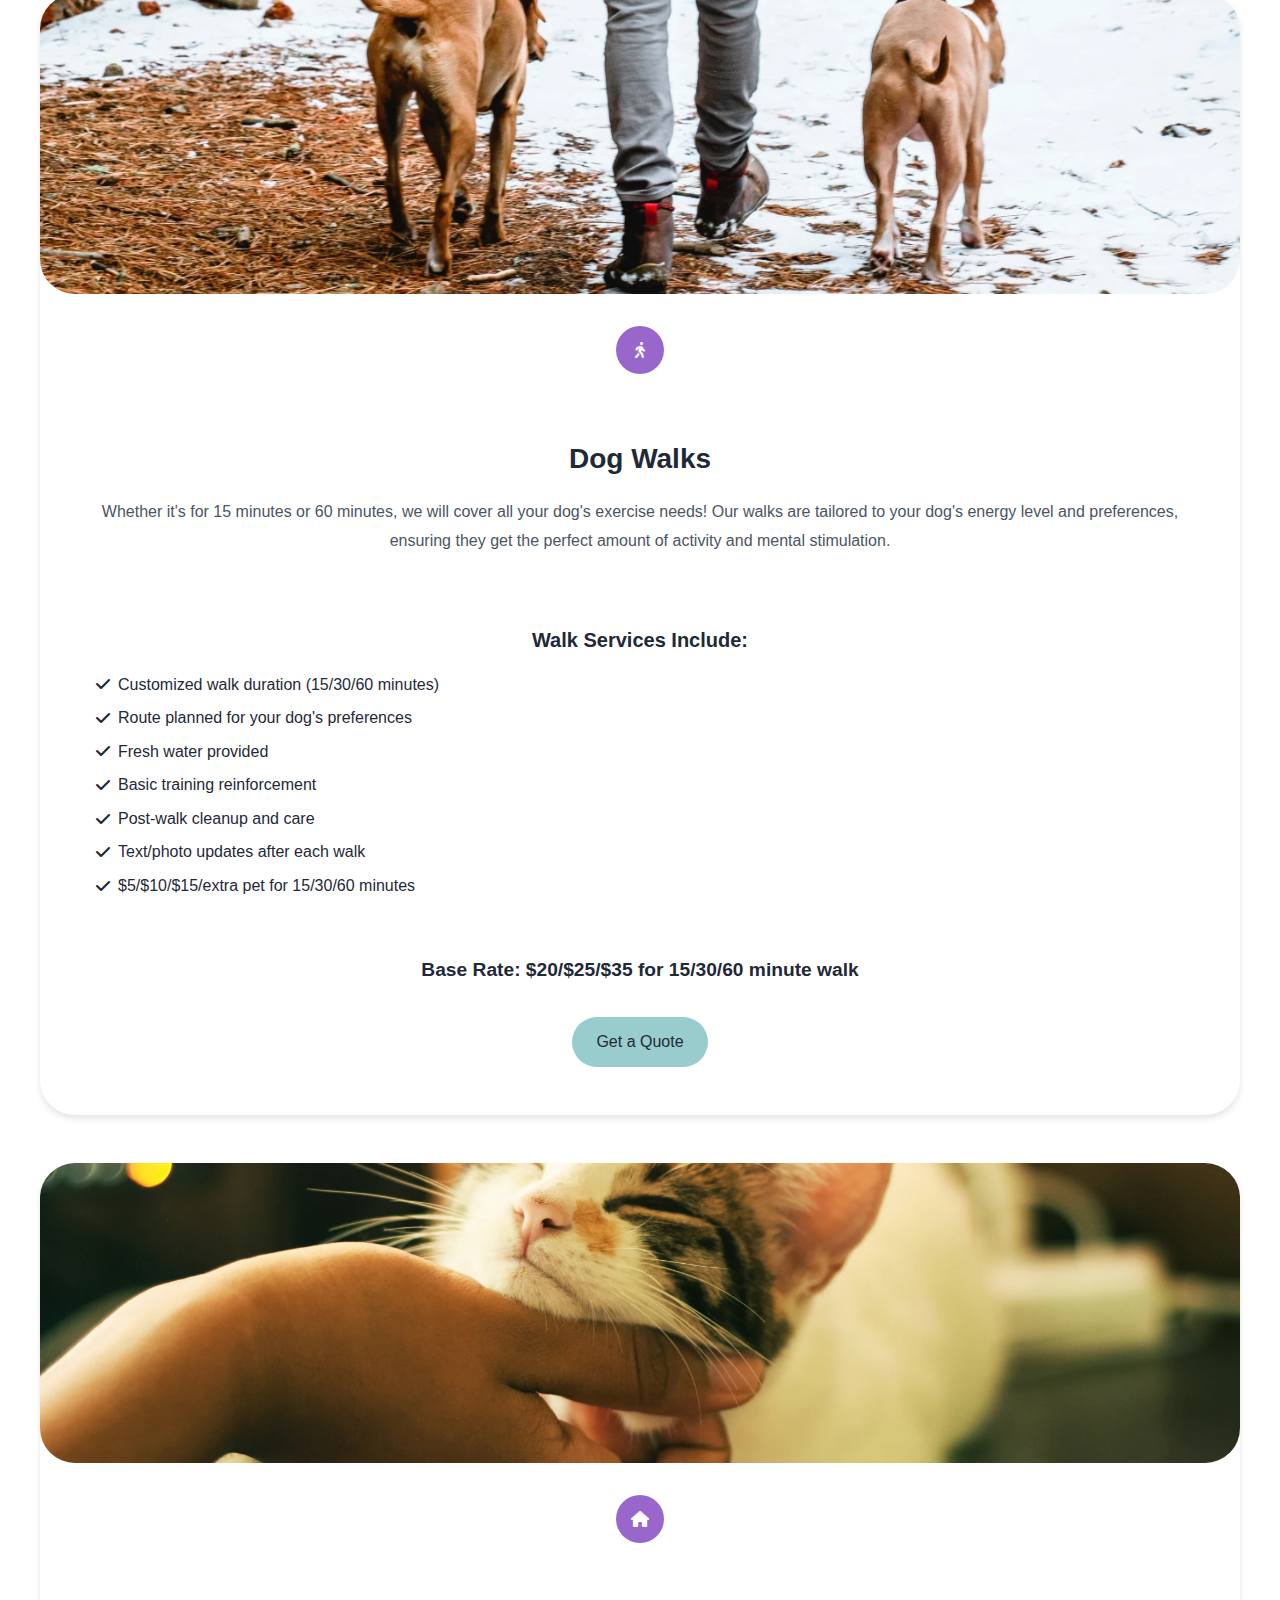
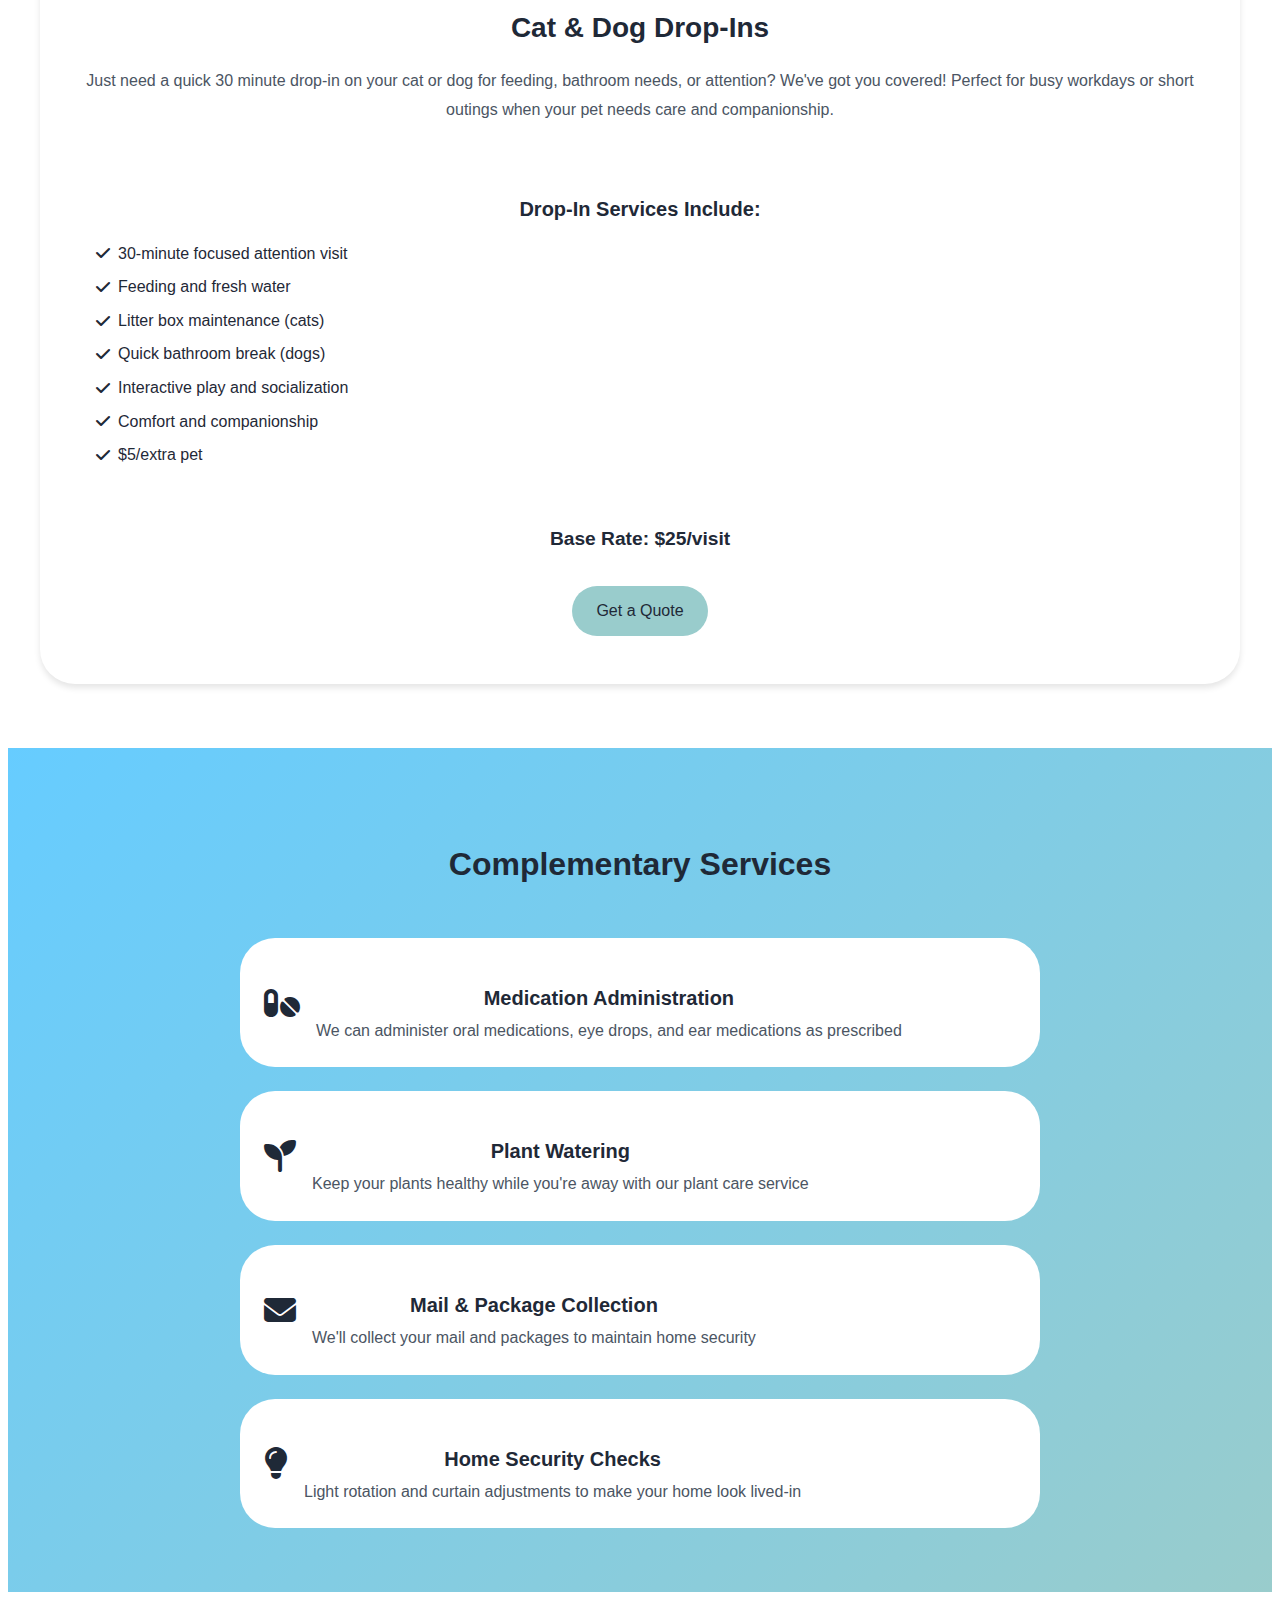
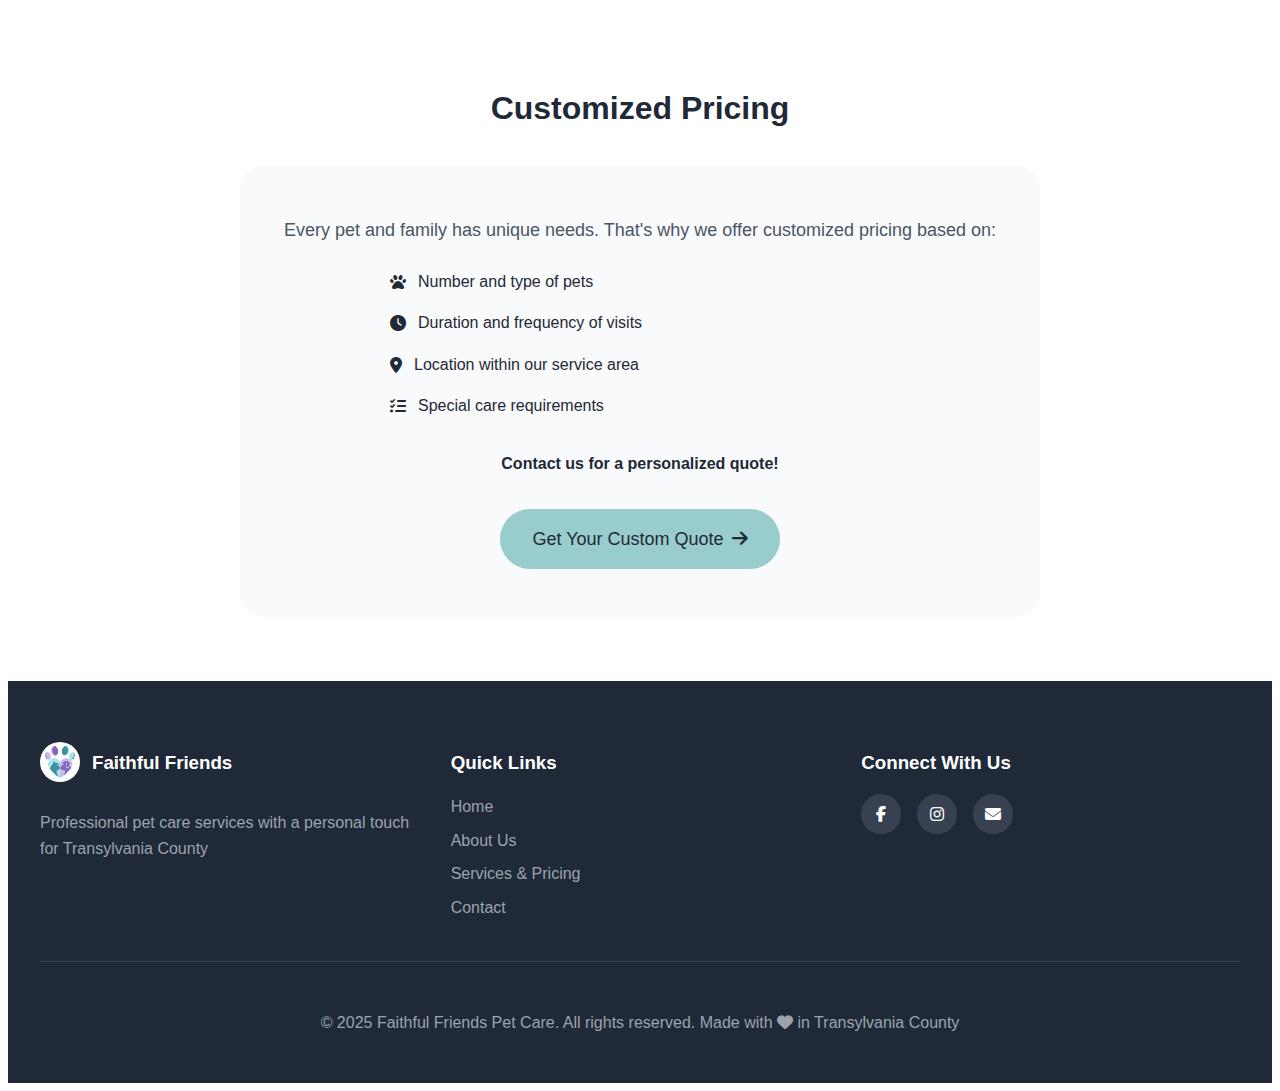
<file: public/services.html>
<!DOCTYPE html>
<html lang="en">
<head>
    <meta charset="UTF-8">
    <meta name="viewport" content="width=device-width, initial-scale=1.0">
    <title>Services & Pricing - Faithful Friends Pet Care</title>
    <link rel="icon" type="image/webp" href="cropped-logo-finished-wo-text.webp">
    <link rel="stylesheet" href="styles.css">
    <link rel="stylesheet" href="https://cdnjs.cloudflare.com/ajax/libs/font-awesome/6.5.1/css/all.min.css">
</head>
<body>
    <!-- Navigation -->
    <header class="nav-header">
        <div class="container">
            <nav class="nav-container">
                <!-- Logo -->
                <a href="index.html" class="nav-logo">
                    <div class="nav-logo-icon">
                        <img src="cropped-logo-finished-wo-text.webp" alt="Faithful Friends Pet Care Logo" style="width: 100%; height: 100%; object-fit: contain;">
                    </div>
                    <h1 class="heading-font" style="font-size: 1.5rem; margin: 0;">Faithful Friends</h1>
                </a>
                
                <!-- Desktop Menu -->
                <ul class="nav-menu">
                    <li><a href="index.html" class="nav-link">Home</a></li>
                    <li><a href="about.html" class="nav-link">About Us</a></li>
                    <li><a href="services.html" class="nav-link active">Services & Pricing</a></li>
                    <li><a href="contact.html" class="nav-link">Contact Us</a></li>
                </ul>
                
                <!-- Mobile Menu Button -->
                <button class="mobile-menu-btn" id="mobileMenuBtn">
                    <i class="fas fa-bars"></i>
                </button>
            </nav>
        </div>
        
        <!-- Mobile Menu -->
        <div class="mobile-menu" id="mobileMenu">
            <ul class="mobile-menu-list">
                <li class="mobile-menu-item"><a href="index.html" class="nav-link">Home</a></li>
                <li class="mobile-menu-item"><a href="about.html" class="nav-link">About Us</a></li>
                <li class="mobile-menu-item"><a href="services.html" class="nav-link active">Services & Pricing</a></li>
                <li class="mobile-menu-item"><a href="contact.html" class="nav-link">Contact Us</a></li>
            </ul>
        </div>
    </header>

    <!-- Main Content -->
    <main class="page-content" style="margin-top: 70px;">
        <!-- Page Header -->
        <section class="gradient-main-flair" style="padding: 3rem 0;">
            <div class="container">
                <h1 class="heading-font" style="text-align: center; font-size: 2.5rem; margin: 0;">Services & Pricing</h1>
            </div>
        </section>

        <!-- Services Overview -->
        <section style="padding: 4rem 0; background-color: var(--bg-white);">
            <div class="container">
                <div style="max-width: 800px; margin: 0 auto 3rem; text-align: center;">
                    <p style="font-size: 1.125rem; color: var(--text-medium); line-height: 1.8;">
                        Our services are fully customizable to fit your pet's unique needs. Whether it's a quick drop-in visit while you're at work or overnight care during a lengthy vacation, we've got you covered!
                    </p>
                </div>

                <!-- Service Cards -->
                <div style="display: grid; gap: 3rem;">
                    <!-- Overnight Stays -->
                    <div class="card" style="overflow: visible;">
                        <div style="display: grid; grid-template-columns: 1fr;">
                            <div style="overflow: hidden; height: 300px;">
                                <img src="overnightstays.webp" 
                                     alt="Overnight Stays" 
                                     class="card-image" 
                                     style="height: 100%; width: 100%; object-fit: cover;">
                            </div>
                            <div class="card-content" style="padding: 2rem;">
                                <div class="service-card-layout">
                                    <div class="card-icon" style="flex-shrink: 0;">
                                        <i class="fas fa-moon"></i>
                                    </div>
                                    <div class="service-card-content">
                                        <h2 class="heading-font" style="font-size: 1.75rem; margin-bottom: 1rem;">Overnight Stays</h2>
                                        <p style="color: var(--text-medium); margin-bottom: 1.5rem; line-height: 1.8;">
                                            For those long trips away from home, we will stay with your pet and keep them company overnight for you! Your pets will enjoy their regular routine with the added comfort of having a caring companion throughout the night.
                                        </p>
                                        <div style="background-color: var(--bg-accent-gentle); padding: 1.5rem; border-radius: var(--radius-md); margin-bottom: 1.5rem;">
                                            <h3 class="heading-font" style="font-size: 1.25rem; margin-bottom: 1rem;">Drop-In Services Include:</h3>
                                            <ul style="list-style: none; padding: 0; margin: 0;">
                                                <li style="display: flex; align-items: center; gap: 0.5rem; margin-bottom: 0.5rem;">
                                                    <i class="fas fa-check" style="color: var(--primary-main);"></i>
                                                    <span>Fresh food and water</span>
                                                </li>
                                                <li style="display: flex; align-items: center; gap: 0.5rem; margin-bottom: 0.5rem;">
                                                    <i class="fas fa-check" style="color: var(--primary-main);"></i>
                                                    <span>Litter box cleaning (cats)</span>
                                                </li>
                                                <li style="display: flex; align-items: center; gap: 0.5rem; margin-bottom: 0.5rem;">
                                                    <i class="fas fa-check" style="color: var(--primary-main);"></i>
                                                    <span>Bathroom breaks (dogs)</span>
                                                </li>
                                                <li style="display: flex; align-items: center; gap: 0.5rem; margin-bottom: 0.5rem;">
                                                    <i class="fas fa-check" style="color: var(--primary-main);"></i>
                                                    <span>Playtime and attention</span>
                                                </li>
                                                <li style="display: flex; align-items: center; gap: 0.5rem; margin-bottom: 0.5rem;">
                                                    <i class="fas fa-check" style="color: var(--primary-main);"></i>
                                                    <span>Medication administration</span>
                                                </li>
                                                <li style="display: flex; align-items: center; gap: 0.5rem; margin-bottom: 0.5rem;">
                                                    <i class="fas fa-check" style="color: var(--primary-main);"></i>
                                                    <span>Text/photo updates</span>
                                                </li>
                                                <li style="display: flex; align-items: center; gap: 0.5rem; margin-bottom: 0.5rem;">
                                                    <i class="fas fa-check" style="color: var(--primary-main);"></i>
                                                    <span>$5/extra pet</span>
                                                </li>
                                            </ul>
                                        </div>
                                        <div style="text-align: center;">
                                            <p style="font-size: 1.2rem; color: var(--primary-main); font-weight: 600; margin-bottom: 1rem;">Base Rate: $70/night</p>
                                            <a href="contact.html" class="btn btn-primary">Get a Quote</a>
                                        </div>
                                    </div>
                                </div>
                            </div>
                        </div>
                    </div>
                    
                    <!-- Dog Walks -->
                    <div class="card" style="overflow: visible;">
                        <div style="display: grid; grid-template-columns: 1fr;">
                            <div style="overflow: hidden; height: 300px;">
                                <img src="dogwalks.webp" 
                                     alt="Dog Walks" 
                                     class="card-image" 
                                     style="height: 100%; width: 100%; object-fit: cover; object-position: 0% 70%;">
                            </div>
                            <div class="card-content" style="padding: 2rem;">
                                <div class="service-card-layout">
                                    <div class="card-icon" style="flex-shrink: 0;">
                                        <i class="fas fa-walking"></i>
                                    </div>
                                    <div class="service-card-content">
                                        <h2 class="heading-font" style="font-size: 1.75rem; margin-bottom: 1rem;">Dog Walks</h2>
                                        <p style="color: var(--text-medium); margin-bottom: 1.5rem; line-height: 1.8;">
                                            Whether it's for 15 minutes or 60 minutes, we will cover all your dog's exercise needs! Our walks are tailored to your dog's energy level and preferences, ensuring they get the perfect amount of activity and mental stimulation.
                                        </p>
                                        <div style="background-color: var(--bg-accent-gentle); padding: 1.5rem; border-radius: var(--radius-md); margin-bottom: 1.5rem;">
                                            <h3 class="heading-font" style="font-size: 1.25rem; margin-bottom: 1rem;">Walk Services Include:</h3>
                                            <ul style="list-style: none; padding: 0; margin: 0;">
                                                <li style="display: flex; align-items: center; gap: 0.5rem; margin-bottom: 0.5rem;">
                                                    <i class="fas fa-check" style="color: var(--primary-main);"></i>
                                                    <span>Customized walk duration (15/30/60 minutes)</span>
                                                </li>
                                                <li style="display: flex; align-items: center; gap: 0.5rem; margin-bottom: 0.5rem;">
                                                    <i class="fas fa-check" style="color: var(--primary-main);"></i>
                                                    <span>Route planned for your dog's preferences</span>
                                                </li>
                                                <li style="display: flex; align-items: center; gap: 0.5rem; margin-bottom: 0.5rem;">
                                                    <i class="fas fa-check" style="color: var(--primary-main);"></i>
                                                    <span>Fresh water provided</span>
                                                </li>
                                                <li style="display: flex; align-items: center; gap: 0.5rem; margin-bottom: 0.5rem;">
                                                    <i class="fas fa-check" style="color: var(--primary-main);"></i>
                                                    <span>Basic training reinforcement</span>
                                                </li>
                                                <li style="display: flex; align-items: center; gap: 0.5rem; margin-bottom: 0.5rem;">
                                                    <i class="fas fa-check" style="color: var(--primary-main);"></i>
                                                    <span>Post-walk cleanup and care</span>
                                                </li>
                                                <li style="display: flex; align-items: center; gap: 0.5rem; margin-bottom: 0.5rem;">
                                                    <i class="fas fa-check" style="color: var(--primary-main);"></i>
                                                    <span>Text/photo updates after each walk</span>
                                                </li>
                                                <li style="display: flex; align-items: center; gap: 0.5rem; margin-bottom: 0.5rem;">
                                                    <i class="fas fa-check" style="color: var(--primary-main);"></i>
                                                    <span>$5/$10/$15/extra pet for 15/30/60 minutes</span>
                                                </li>
                                        </div>
                                        <div style="text-align: center;">
                                            <p style="font-size: 1.2rem; color: var(--primary-main); font-weight: 600; margin-bottom: 1rem;">Base Rate: $20/$25/$35 for 15/30/60 minute walk</p>
                                            <a href="contact.html" class="btn btn-primary">Get a Quote</a>
                                        </div>
                                    </div>
                                </div>
                            </div>
                        </div>
                    </div>
                    
                    <!-- Cat & Dog Drop-Ins -->
                    <div class="card" style="overflow: visible;">
                        <div style="display: grid; grid-template-columns: 1fr;">
                            <div style="overflow: hidden; height: 300px;">
                                <img src="dropins.webp" 
                                     alt="Cat & Dog Drop-Ins" 
                                     class="card-image" 
                                     style="height: 100%; width: 100%; object-fit: cover;">
                            </div>
                            <div class="card-content" style="padding: 2rem;">
                                <div class="service-card-layout">
                                    <div class="card-icon" style="flex-shrink: 0;">
                                        <i class="fas fa-home"></i>
                                    </div>
                                    <div class="service-card-content">
                                        <h2 class="heading-font" style="font-size: 1.75rem; margin-bottom: 1rem;">Cat & Dog Drop-Ins</h2>
                                        <p style="color: var(--text-medium); margin-bottom: 1.5rem; line-height: 1.8;">
                                            Just need a quick 30 minute drop-in on your cat or dog for feeding, bathroom needs, or attention? We've got you covered! Perfect for busy workdays or short outings when your pet needs care and companionship.
                                        </p>
                                        <div style="background-color: var(--bg-accent-gentle); padding: 1.5rem; border-radius: var(--radius-md); margin-bottom: 1.5rem;">
                                            <h3 class="heading-font" style="font-size: 1.25rem; margin-bottom: 1rem;">Drop-In Services Include:</h3>
                                            <ul style="list-style: none; padding: 0; margin: 0;">
                                                <li style="display: flex; align-items: center; gap: 0.5rem; margin-bottom: 0.5rem;">
                                                    <i class="fas fa-check" style="color: var(--primary-main);"></i>
                                                    <span>30-minute focused attention visit</span>
                                                </li>
                                                <li style="display: flex; align-items: center; gap: 0.5rem; margin-bottom: 0.5rem;">
                                                    <i class="fas fa-check" style="color: var(--primary-main);"></i>
                                                    <span>Feeding and fresh water</span>
                                                </li>
                                                <li style="display: flex; align-items: center; gap: 0.5rem; margin-bottom: 0.5rem;">
                                                    <i class="fas fa-check" style="color: var(--primary-main);"></i>
                                                    <span>Litter box maintenance (cats)</span>
                                                </li>
                                                <li style="display: flex; align-items: center; gap: 0.5rem; margin-bottom: 0.5rem;">
                                                    <i class="fas fa-check" style="color: var(--primary-main);"></i>
                                                    <span>Quick bathroom break (dogs)</span>
                                                </li>
                                                <li style="display: flex; align-items: center; gap: 0.5rem; margin-bottom: 0.5rem;">
                                                    <i class="fas fa-check" style="color: var(--primary-main);"></i>
                                                    <span>Interactive play and socialization</span>
                                                </li>
                                                <li style="display: flex; align-items: center; gap: 0.5rem; margin-bottom: 0.5rem;">
                                                    <i class="fas fa-check" style="color: var(--primary-main);"></i>
                                                    <span>Comfort and companionship</span>
                                                </li>
                                                <li style="display: flex; align-items: center; gap: 0.5rem; margin-bottom: 0.5rem;">
                                                    <i class="fas fa-check" style="color: var(--primary-main);"></i>
                                                    <span>$5/extra pet</span>
                                                </li>
                                            </ul>
                                        </div>
                                        <div style="text-align: center;">
                                            <p style="font-size: 1.2rem; color: var(--primary-main); font-weight: 600; margin-bottom: 1rem;">Base Rate: $25/visit</p>
                                            <a href="contact.html" class="btn btn-primary">Get a Quote</a>
                                        </div>
                                    </div>
                                </div>
                            </div>
                        </div>
                    </div>
                </div>
            </div>
        </section>

        <!-- Additional Services -->
        <section class="gradient-flair-accent" style="padding: 4rem 0;">
            <div class="container">
                <h2 class="heading-font" style="text-align: center; font-size: 2rem; margin-bottom: 3rem;">Complementary Services</h2>
                
                <div style="display: grid; grid-template-columns: 1fr; gap: 1.5rem; max-width: 800px; margin: 0 auto;">
                    <div style="background-color: var(--bg-white); padding: 1.5rem; border-radius: var(--radius-consistent); display: flex; align-items: center; gap: 1rem;">
                        <i class="fas fa-pills" style="color: var(--primary-main); font-size: 2rem;"></i>
                        <div>
                            <h3 class="heading-font" style="font-size: 1.25rem; margin-bottom: 0.25rem;">Medication Administration</h3>
                            <p style="color: var(--text-medium); margin: 0;">We can administer oral medications, eye drops, and ear medications as prescribed</p>
                        </div>
                    </div>
                    
                    <div style="background-color: var(--bg-white); padding: 1.5rem; border-radius: var(--radius-consistent); display: flex; align-items: center; gap: 1rem;">
                        <i class="fas fa-seedling" style="color: var(--primary-main); font-size: 2rem;"></i>
                        <div>
                            <h3 class="heading-font" style="font-size: 1.25rem; margin-bottom: 0.25rem;">Plant Watering</h3>
                            <p style="color: var(--text-medium); margin: 0;">Keep your plants healthy while you're away with our plant care service</p>
                        </div>
                    </div>
                    
                    <div style="background-color: var(--bg-white); padding: 1.5rem; border-radius: var(--radius-consistent); display: flex; align-items: center; gap: 1rem;">
                        <i class="fas fa-envelope" style="color: var(--primary-main); font-size: 2rem;"></i>
                        <div>
                            <h3 class="heading-font" style="font-size: 1.25rem; margin-bottom: 0.25rem;">Mail & Package Collection</h3>
                            <p style="color: var(--text-medium); margin: 0;">We'll collect your mail and packages to maintain home security</p>
                        </div>
                    </div>
                    
                    <div style="background-color: var(--bg-white); padding: 1.5rem; border-radius: var(--radius-consistent); display: flex; align-items: center; gap: 1rem;">
                        <i class="fas fa-lightbulb" style="color: var(--primary-main); font-size: 2rem;"></i>
                        <div>
                            <h3 class="heading-font" style="font-size: 1.25rem; margin-bottom: 0.25rem;">Home Security Checks</h3>
                            <p style="color: var(--text-medium); margin: 0;">Light rotation and curtain adjustments to make your home look lived-in</p>
                        </div>
                    </div>
                </div>
            </div>
        </section>

        <!-- Pricing Information -->
        <section style="padding: 4rem 0; background-color: var(--bg-white);">
            <div class="container">
                <div style="max-width: 800px; margin: 0 auto; text-align: center;">
                    <h2 class="heading-font" style="font-size: 2rem; margin-bottom: 2rem;">Customized Pricing</h2>
                    <div style="background-color: var(--bg-gray-light); padding: 2rem; border-radius: var(--radius-lg);">
                        <p style="font-size: 1.125rem; color: var(--text-medium); margin-bottom: 1.5rem;">
                            Every pet and family has unique needs. That's why we offer customized pricing based on:
                        </p>
                        <div style="display: grid; grid-template-columns: 1fr; gap: 1rem; text-align: left; max-width: 500px; margin: 0 auto;">
                            <div style="display: flex; align-items: center; gap: 0.75rem;">
                                <i class="fas fa-paw" style="color: var(--primary-main);"></i>
                                <span>Number and type of pets</span>
                            </div>
                            <div style="display: flex; align-items: center; gap: 0.75rem;">
                                <i class="fas fa-clock" style="color: var(--primary-main);"></i>
                                <span>Duration and frequency of visits</span>
                            </div>
                            <div style="display: flex; align-items: center; gap: 0.75rem;">
                                <i class="fas fa-map-marker-alt" style="color: var(--primary-main);"></i>
                                <span>Location within our service area</span>
                            </div>
                            <div style="display: flex; align-items: center; gap: 0.75rem;">
                                <i class="fas fa-tasks" style="color: var(--primary-main);"></i>
                                <span>Special care requirements</span>
                            </div>
                        </div>
                        <div style="margin-top: 2rem;">
                            <p style="font-weight: 600; color: var(--text-dark); margin-bottom: 1rem;">
                                Contact us for a personalized quote!
                            </p>
                            <a href="contact.html" class="btn btn-primary btn-lg">
                                Get Your Custom Quote <i class="fas fa-arrow-right" style="margin-left: 0.5rem;"></i>
                            </a>
                        </div>
                    </div>
                </div>
            </div>
        </section>
    </main>

    <!-- Footer -->
    <footer class="site-footer">
        <div class="container">
            <div class="footer-content">
                <div class="footer-section">
                    <div style="display: flex; align-items: center; gap: 0.75rem; margin-bottom: 1rem;">
                        <div class="nav-logo-icon" style="width: 40px; height: 40px;">
                            <img src="cropped-logo-finished-wo-text.webp" alt="Faithful Friends Pet Care Logo" style="width: 100%; height: 100%; object-fit: contain;">
                        </div>
                        <h3 class="heading-font">Faithful Friends</h3>
                    </div>
                    <p style="color: #9ca3af;">
                        Professional pet care services with a personal touch for Transylvania County
                    </p>
                </div>
                
                <div class="footer-section">
                    <h3>Quick Links</h3>
                    <ul class="footer-links">
                        <li><a href="index.html">Home</a></li>
                        <li><a href="about.html">About Us</a></li>
                        <li><a href="services.html">Services & Pricing</a></li>
                        <li><a href="contact.html">Contact</a></li>
                    </ul>
                </div>
                
                <div class="footer-section">
                    <h3>Connect With Us</h3>
                    <div class="social-links">
                        <a href="#" class="social-link">
                            <i class="fab fa-facebook-f"></i>
                        </a>
                        <a href="#" class="social-link">
                            <i class="fab fa-instagram"></i>
                        </a>
                        <a href="mailto:828faithfulfriends@gmail.com" class="social-link">
                            <i class="fas fa-envelope"></i>
                        </a>
                    </div>
                </div>
            </div>
            
            <div class="footer-bottom">
                <p>© 2025 Faithful Friends Pet Care. All rights reserved. Made with <i class="fas fa-heart" style="color: var(--primary-main);"></i> in Transylvania County</p>
            </div>
        </div>
    </footer>

    <!-- Scripts -->
    <script>
        // Mobile menu toggle
        const mobileMenuBtn = document.getElementById('mobileMenuBtn');
        const mobileMenu = document.getElementById('mobileMenu');
        
        mobileMenuBtn.addEventListener('click', () => {
            mobileMenu.classList.toggle('active');
        });
        
        // Close mobile menu when clicking outside
        document.addEventListener('click', (e) => {
            if (!mobileMenu.contains(e.target) && !mobileMenuBtn.contains(e.target)) {
                mobileMenu.classList.remove('active');
            }
        });
        
        // Close mobile menu when clicking on a link
        const mobileLinks = mobileMenu.querySelectorAll('a');
        mobileLinks.forEach(link => {
            link.addEventListener('click', () => {
                mobileMenu.classList.remove('active');
            });
        });
    </script>
</body>
</html>
</file>
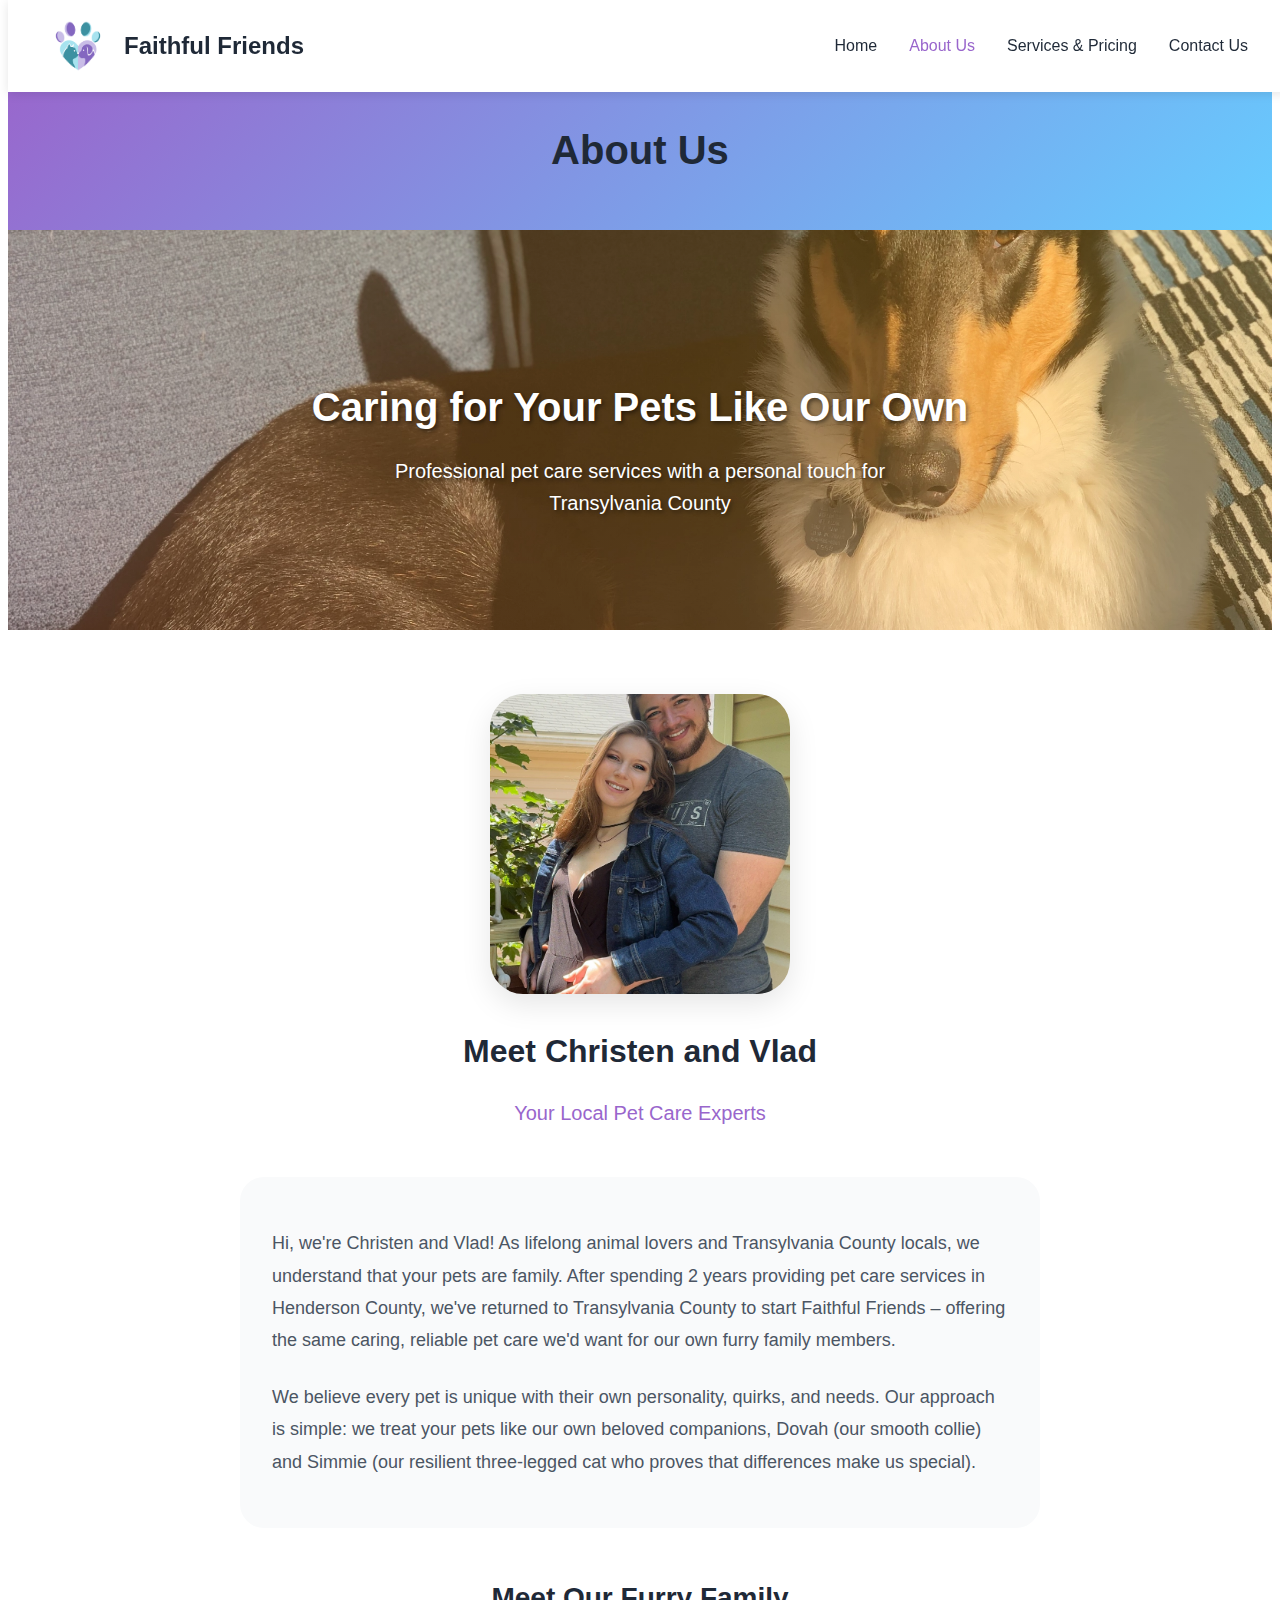
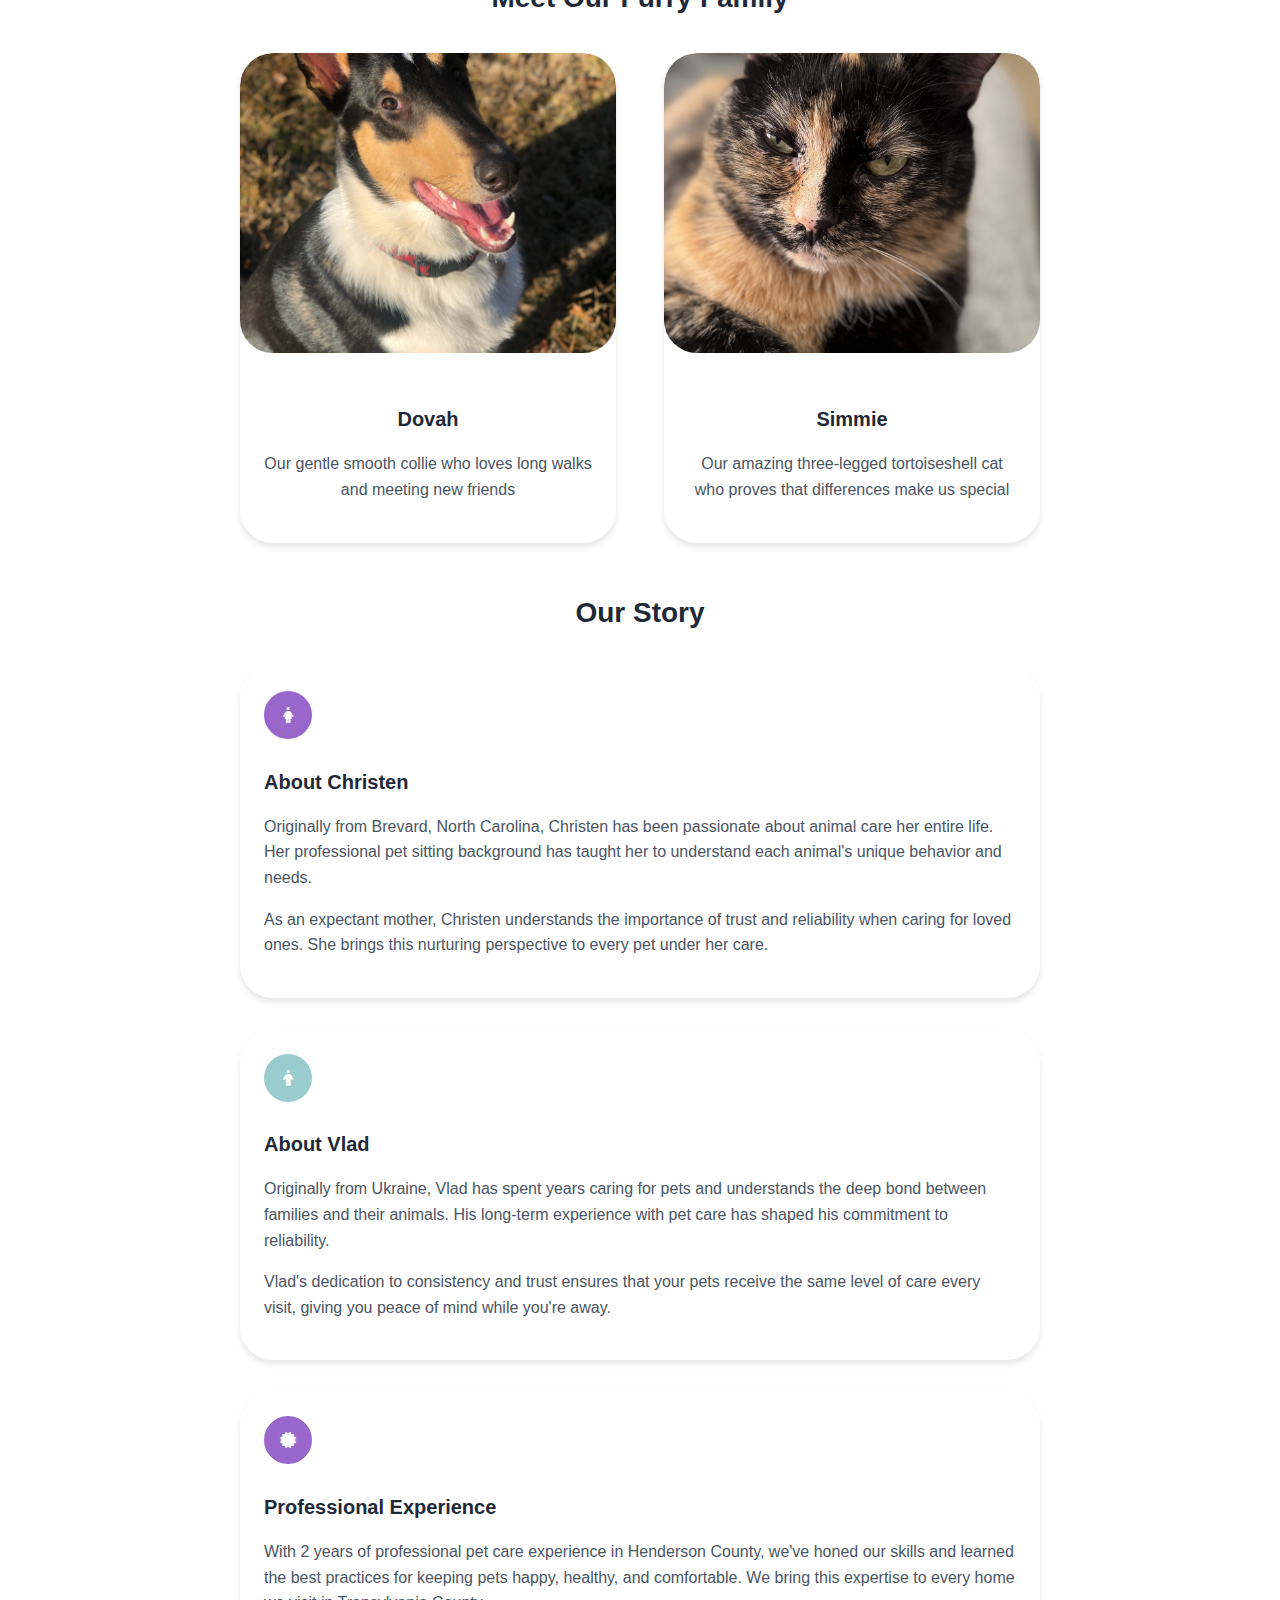
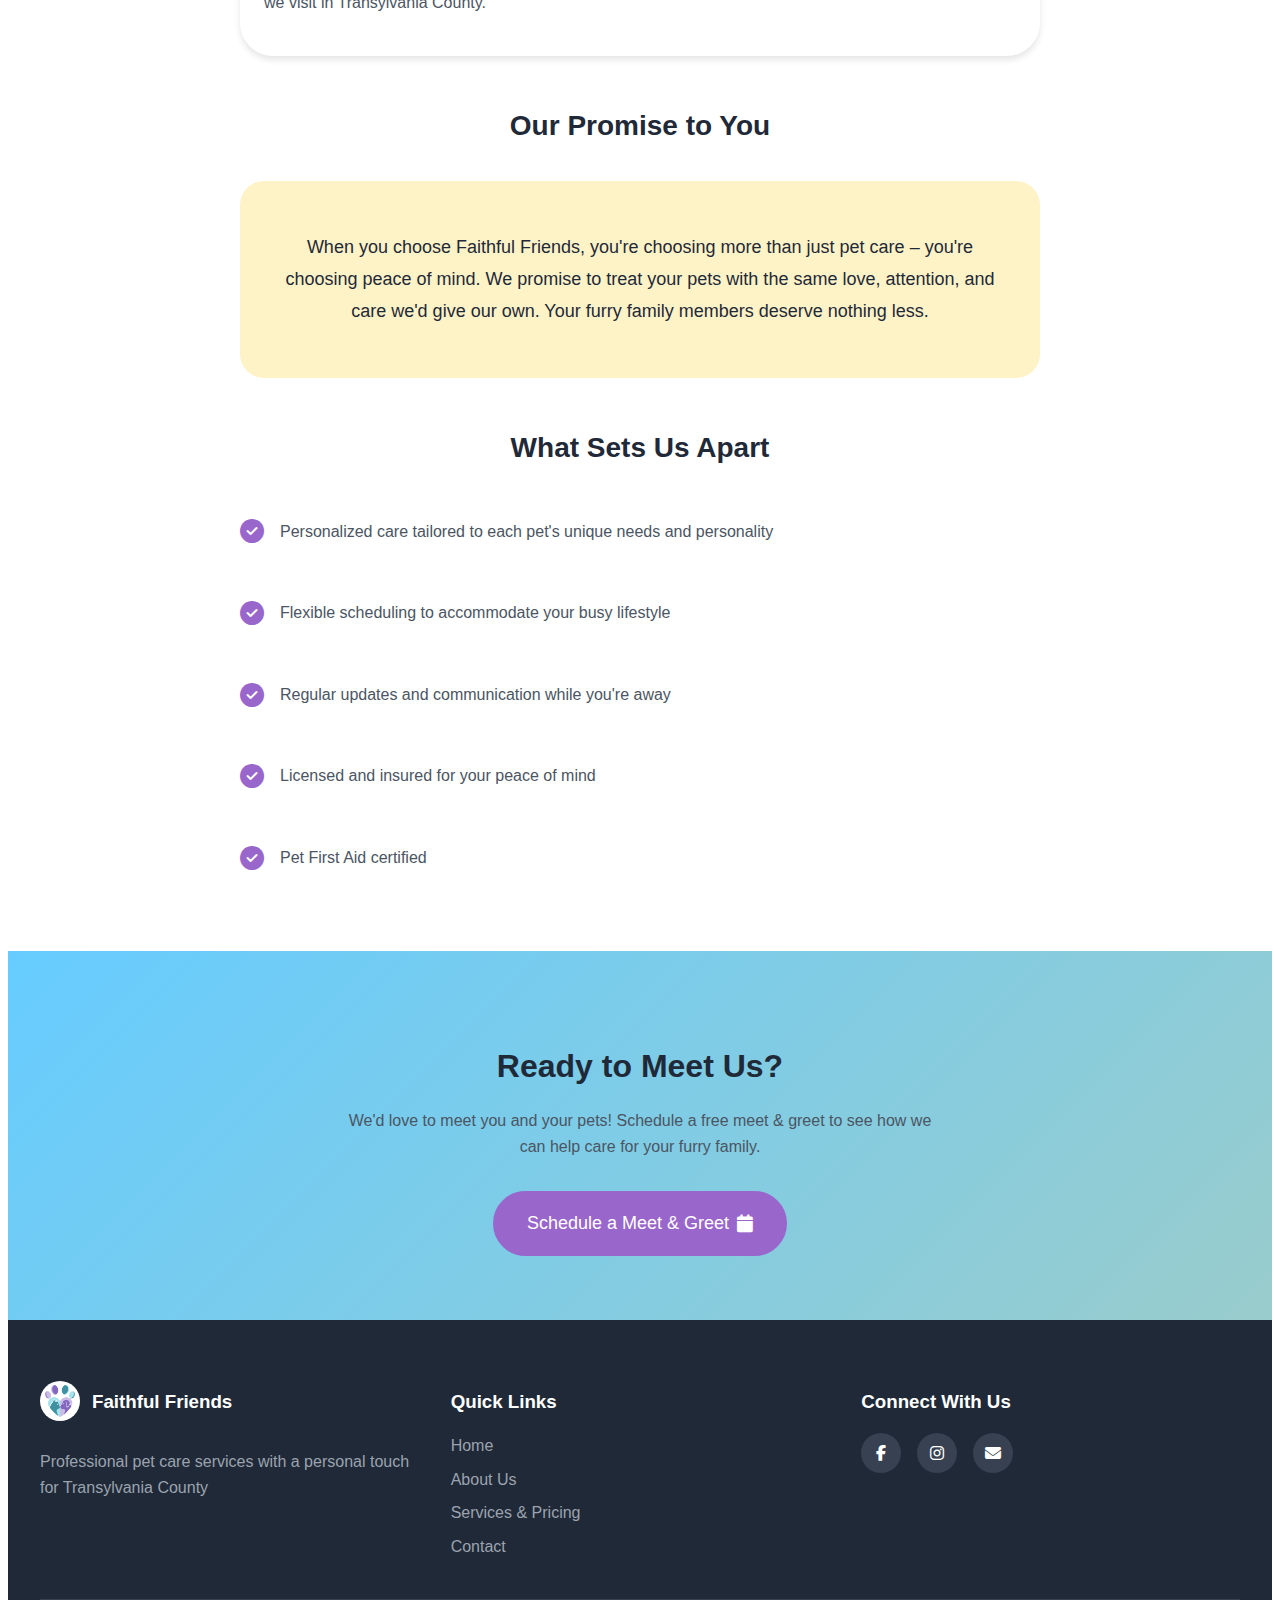
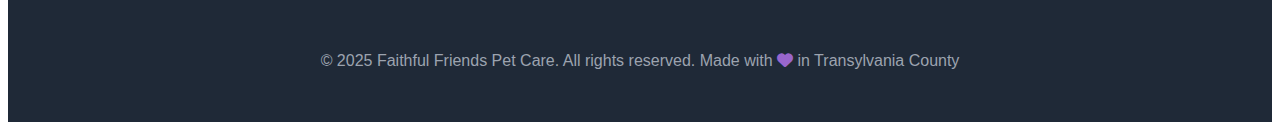
<file: backup/public/about.html>
<!DOCTYPE html>
<html lang="en">
<head>
    <meta charset="UTF-8">
    <meta name="viewport" content="width=device-width, initial-scale=1.0">
    <title>About Us - Faithful Friends Pet Care</title>
    <link rel="stylesheet" href="styles.css">
    <link rel="stylesheet" href="https://cdnjs.cloudflare.com/ajax/libs/font-awesome/6.5.1/css/all.min.css">
</head>
<body>
    <!-- Navigation -->
    <header class="nav-header">
        <div class="container">
            <nav class="nav-container">
                <!-- Logo -->
                <a href="index.html" class="nav-logo">
                    <div class="nav-logo-icon">
                        <img src="cropped-logo-finished-wo-text.png.webp" alt="Faithful Friends Pet Care Logo" style="width: 100%; height: 100%; object-fit: contain;">
                    </div>
                    <h1 class="heading-font" style="font-size: 1.5rem; margin: 0;">Faithful Friends</h1>
                </a>
                
                <!-- Desktop Menu -->
                <ul class="nav-menu">
                    <li><a href="index.html" class="nav-link">Home</a></li>
                    <li><a href="about.html" class="nav-link active">About Us</a></li>
                    <li><a href="services.html" class="nav-link">Services & Pricing</a></li>
                    <li><a href="contact.html" class="nav-link">Contact Us</a></li>
                </ul>
                
                <!-- Mobile Menu Button -->
                <button class="mobile-menu-btn" id="mobileMenuBtn">
                    <i class="fas fa-bars"></i>
                </button>
            </nav>
        </div>
        
        <!-- Mobile Menu -->
        <div class="mobile-menu" id="mobileMenu">
            <ul class="mobile-menu-list">
                <li class="mobile-menu-item"><a href="index.html" class="nav-link">Home</a></li>
                <li class="mobile-menu-item"><a href="about.html" class="nav-link active">About Us</a></li>
                <li class="mobile-menu-item"><a href="services.html" class="nav-link">Services & Pricing</a></li>
                <li class="mobile-menu-item"><a href="contact.html" class="nav-link">Contact Us</a></li>
            </ul>
        </div>
    </header>

    <!-- Main Content -->
    <main class="page-content" style="margin-top: 70px;">
        <!-- Page Header -->
        <section class="gradient-main-flair" style="padding: 3rem 0;">
            <div class="container">
                <h1 class="heading-font" style="text-align: center; font-size: 2.5rem; margin: 0;">About Us</h1>
            </div>
        </section>

        <!-- Hero Image Section -->
        <section style="position: relative; height: 400px; overflow: hidden;">
            <img src="aboutushero.jpg.webp" 
                 alt="Faithful Friends Pet Care - Beautiful landscape" 
                 style="width: 100%; height: 100%; object-fit: cover;">
            <div style="position: absolute; top: 0; left: 0; right: 0; bottom: 0; background: linear-gradient(45deg, rgba(255, 140, 66, 0.3), rgba(251, 191, 36, 0.3)); display: flex; align-items: center; justify-content: center;">
                <div style="text-align: center; color: white; text-shadow: 2px 2px 4px rgba(0,0,0,0.5);">
                    <h2 class="heading-font" style="font-size: 2.5rem; margin-bottom: 1rem;">Caring for Your Pets Like Our Own</h2>
                    <p style="font-size: 1.25rem; max-width: 600px; margin: 0 auto;">Professional pet care services with a personal touch for Transylvania County</p>
                </div>
            </div>
        </section>

        <!-- About Content -->
        <section style="padding: 4rem 0; background-color: var(--bg-white);">
            <div class="container">
                <div style="max-width: 800px; margin: 0 auto;">
                    <div style="text-align: center; margin-bottom: 3rem;">
                        <div style="width: 300px; height: 300px; margin: 0 auto 2rem; border-radius: var(--radius-consistent); overflow: hidden; box-shadow: 0 10px 30px var(--shadow-color);">
                            <img src="aboutusChristenandVlad.jpg" 
                                 alt="Christen and Vlad - Faithful Friends Pet Care" 
                                 style="width: 100%; height: 100%; object-fit: cover;">
                        </div>
                        <h2 class="heading-font" style="font-size: 2rem; margin-bottom: 1rem;">Meet Christen and Vlad</h2>
                        <p style="font-size: 1.25rem; color: var(--primary-main); font-weight: 500;">Your Local Pet Care Experts</p>
                    </div>

                    <div style="background-color: var(--bg-gray-light); padding: 2rem; border-radius: var(--radius-lg); margin-bottom: 3rem;">
                        <p style="font-size: 1.125rem; line-height: 1.8; color: var(--text-medium); margin-bottom: 1.5rem;">
                            Hi, we're Christen and Vlad! As lifelong animal lovers and Transylvania County locals, we understand that your pets are family. After spending 2 years providing pet care services in Henderson County, we've returned to Transylvania County to start Faithful Friends – offering the same caring, reliable pet care we'd want for our own furry family members.
                        </p>
                        <p style="font-size: 1.125rem; line-height: 1.8; color: var(--text-medium);">
                            We believe every pet is unique with their own personality, quirks, and needs. Our approach is simple: we treat your pets like our own beloved companions, Dovah (our smooth collie) and Simmie (our resilient three-legged cat who proves that differences make us special).
                        </p>
                    </div>

                    <!-- Our Pets Section -->
                    <div style="margin-bottom: 3rem; text-align: center;">
                        <h3 class="heading-font" style="font-size: 1.75rem; margin-bottom: 2rem;">Meet Our Furry Family</h3>
                        <div style="display: grid; grid-template-columns: 1fr 1fr; gap: 3rem; max-width: 800px; margin: 0 auto;">
                            <div class="card">
                                <div style="overflow: hidden; height: 300px; border-radius: var(--radius-md);">
                                    <img src="aboutusdovah.jpg" 
                                         alt="Dovah - Smooth Collie" 
                                         class="card-image" 
                                         style="height: 100%;">
                                </div>
                                <div class="card-content" style="padding: 1.5rem;">
                                    <h4 class="heading-font" style="margin-bottom: 0.5rem; font-size: 1.25rem;">Dovah</h4>
                                    <p style="color: var(--text-medium); font-size: 1rem;">Our gentle smooth collie who loves long walks and meeting new friends</p>
                                </div>
                            </div>
                            <div class="card">
                                <div style="overflow: hidden; height: 300px; border-radius: var(--radius-md);">
                                    <img src="aboutussimmie.jpg" 
                                         alt="Simmie - Three-legged cat" 
                                         class="card-image" 
                                         style="height: 100%;">
                                </div>
                                <div class="card-content" style="padding: 1.5rem;">
                                    <h4 class="heading-font" style="margin-bottom: 0.5rem; font-size: 1.25rem;">Simmie</h4>
                                    <p style="color: var(--text-medium); font-size: 1rem;">Our amazing three-legged tortoiseshell cat who proves that differences make us special</p>
                                </div>
                            </div>
                        </div>
                    </div>

                    <h3 class="heading-font" style="font-size: 1.75rem; margin-bottom: 2rem; text-align: center;">Our Story</h3>
                    
                    <div style="display: grid; gap: 2rem;">
                        <!-- About Christen -->
                        <div class="card">
                            <div class="card-content">
                                <div class="card-icon" style="background-color: var(--primary-main);">
                                    <i class="fas fa-female"></i>
                                </div>
                                <h4 class="heading-font" style="font-size: 1.25rem; margin-bottom: 1rem;">About Christen</h4>
                                <p style="color: var(--text-medium); margin-bottom: 1rem;">
                                    Originally from Brevard, North Carolina, Christen has been passionate about animal care her entire life. Her professional pet sitting background has taught her to understand each animal's unique behavior and needs.
                                </p>
                                <p style="color: var(--text-medium);">
                                    As an expectant mother, Christen understands the importance of trust and reliability when caring for loved ones. She brings this nurturing perspective to every pet under her care.
                                </p>
                            </div>
                        </div>

                        <!-- About Vlad -->
                        <div class="card">
                            <div class="card-content">
                                <div class="card-icon" style="background-color: var(--primary-accent);">
                                    <i class="fas fa-male"></i>
                                </div>
                                <h4 class="heading-font" style="font-size: 1.25rem; margin-bottom: 1rem;">About Vlad</h4>
                                <p style="color: var(--text-medium); margin-bottom: 1rem;">
                                    Originally from Ukraine, Vlad has spent years caring for pets and understands the deep bond between families and their animals. His long-term experience with pet care has shaped his commitment to reliability.
                                </p>
                                <p style="color: var(--text-medium);">
                                    Vlad's dedication to consistency and trust ensures that your pets receive the same level of care every visit, giving you peace of mind while you're away.
                                </p>
                            </div>
                        </div>

                        <!-- Professional Experience -->
                        <div class="card">
                            <div class="card-content">
                                <div class="card-icon">
                                    <i class="fas fa-certificate"></i>
                                </div>
                                <h4 class="heading-font" style="font-size: 1.25rem; margin-bottom: 1rem;">Professional Experience</h4>
                                <p style="color: var(--text-medium);">
                                    With 2 years of professional pet care experience in Henderson County, we've honed our skills and learned the best practices for keeping pets happy, healthy, and comfortable. We bring this expertise to every home we visit in Transylvania County.
                                </p>
                            </div>
                        </div>
                    </div>

                    <div style="margin-top: 3rem; text-align: center;">
                        <h3 class="heading-font" style="font-size: 1.75rem; margin-bottom: 2rem;">Our Promise to You</h3>
                        <div style="background-color: var(--bg-orange-light); padding: 2rem; border-radius: var(--radius-lg);">
                            <p style="font-size: 1.125rem; line-height: 1.8; color: var(--text-dark);">
                                When you choose Faithful Friends, you're choosing more than just pet care – you're choosing peace of mind. We promise to treat your pets with the same love, attention, and care we'd give our own. Your furry family members deserve nothing less.
                            </p>
                        </div>
                    </div>

                    <div style="margin-top: 3rem;">
                        <h3 class="heading-font" style="font-size: 1.75rem; margin-bottom: 2rem; text-align: center;">What Sets Us Apart</h3>
                        <div style="display: grid; grid-template-columns: 1fr; gap: 1.5rem;">
                            <div style="display: flex; align-items: center; gap: 1rem;">
                                <i class="fas fa-check-circle" style="color: var(--primary-main); font-size: 1.5rem; flex-shrink: 0;"></i>
                                <p style="color: var(--text-medium);">Personalized care tailored to each pet's unique needs and personality</p>
                            </div>
                            <div style="display: flex; align-items: center; gap: 1rem;">
                                <i class="fas fa-check-circle" style="color: var(--primary-main); font-size: 1.5rem; flex-shrink: 0;"></i>
                                <p style="color: var(--text-medium);">Flexible scheduling to accommodate your busy lifestyle</p>
                            </div>
                            <div style="display: flex; align-items: center; gap: 1rem;">
                                <i class="fas fa-check-circle" style="color: var(--primary-main); font-size: 1.5rem; flex-shrink: 0;"></i>
                                <p style="color: var(--text-medium);">Regular updates and communication while you're away</p>
                            </div>
                            <div style="display: flex; align-items: center; gap: 1rem;">
                                <i class="fas fa-check-circle" style="color: var(--primary-main); font-size: 1.5rem; flex-shrink: 0;"></i>
                                <p style="color: var(--text-medium);">Licensed and insured for your peace of mind</p>
                            </div>
                            <div style="display: flex; align-items: center; gap: 1rem;">
                                <i class="fas fa-check-circle" style="color: var(--primary-main); font-size: 1.5rem; flex-shrink: 0;"></i>
                                <p style="color: var(--text-medium);">Pet First Aid certified</p>
                            </div>
                        </div>
                    </div>
                </div>
            </div>
        </section>

        <!-- Call to Action -->
        <section class="gradient-flair-accent" style="padding: 4rem 0;">
            <div class="container" style="text-align: center;">
                <h2 class="heading-font" style="font-size: 2rem; margin-bottom: 1rem;">Ready to Meet Us?</h2>
                <p style="color: var(--text-medium); margin-bottom: 2rem; max-width: 600px; margin-left: auto; margin-right: auto;">
                    We'd love to meet you and your pets! Schedule a free meet & greet to see how we can help care for your furry family.
                </p>
                <a href="contact.html" class="btn btn-secondary btn-lg">
                    Schedule a Meet & Greet <i class="fas fa-calendar" style="margin-left: 0.5rem;"></i>
                </a>
            </div>
        </section>
    </main>

    <!-- Footer -->
    <footer class="site-footer">
        <div class="container">
            <div class="footer-content">
                <div class="footer-section">
                    <div style="display: flex; align-items: center; gap: 0.75rem; margin-bottom: 1rem;">
                        <div class="nav-logo-icon" style="width: 40px; height: 40px;">
                            <img src="cropped-logo-finished-wo-text.png.webp" alt="Faithful Friends Pet Care Logo" style="width: 100%; height: 100%; object-fit: contain;">
                        </div>
                        <h3 class="heading-font">Faithful Friends</h3>
                    </div>
                    <p style="color: #9ca3af;">
                        Professional pet care services with a personal touch for Transylvania County
                    </p>
                </div>
                
                <div class="footer-section">
                    <h3>Quick Links</h3>
                    <ul class="footer-links">
                        <li><a href="index.html">Home</a></li>
                        <li><a href="about.html">About Us</a></li>
                        <li><a href="services.html">Services & Pricing</a></li>
                        <li><a href="contact.html">Contact</a></li>
                    </ul>
                </div>
                
                <div class="footer-section">
                    <h3>Connect With Us</h3>
                    <div class="social-links">
                        <a href="#" class="social-link">
                            <i class="fab fa-facebook-f"></i>
                        </a>
                        <a href="#" class="social-link">
                            <i class="fab fa-instagram"></i>
                        </a>
                        <a href="mailto:828faithfulfriends@gmail.com" class="social-link">
                            <i class="fas fa-envelope"></i>
                        </a>
                    </div>
                </div>
            </div>
            
            <div class="footer-bottom">
                <p>© 2025 Faithful Friends Pet Care. All rights reserved. Made with <i class="fas fa-heart" style="color: var(--primary-main);"></i> in Transylvania County</p>
            </div>
        </div>
    </footer>

    <!-- Scripts -->
    <script>
        // Mobile menu toggle
        const mobileMenuBtn = document.getElementById('mobileMenuBtn');
        const mobileMenu = document.getElementById('mobileMenu');
        
        mobileMenuBtn.addEventListener('click', () => {
            mobileMenu.classList.toggle('active');
        });
        
        // Close mobile menu when clicking outside
        document.addEventListener('click', (e) => {
            if (!mobileMenu.contains(e.target) && !mobileMenuBtn.contains(e.target)) {
                mobileMenu.classList.remove('active');
            }
        });
        
        // Close mobile menu when clicking on a link
        const mobileLinks = mobileMenu.querySelectorAll('a');
        mobileLinks.forEach(link => {
            link.addEventListener('click', () => {
                mobileMenu.classList.remove('active');
            });
        });
    </script>
</body>
</html>
</file>
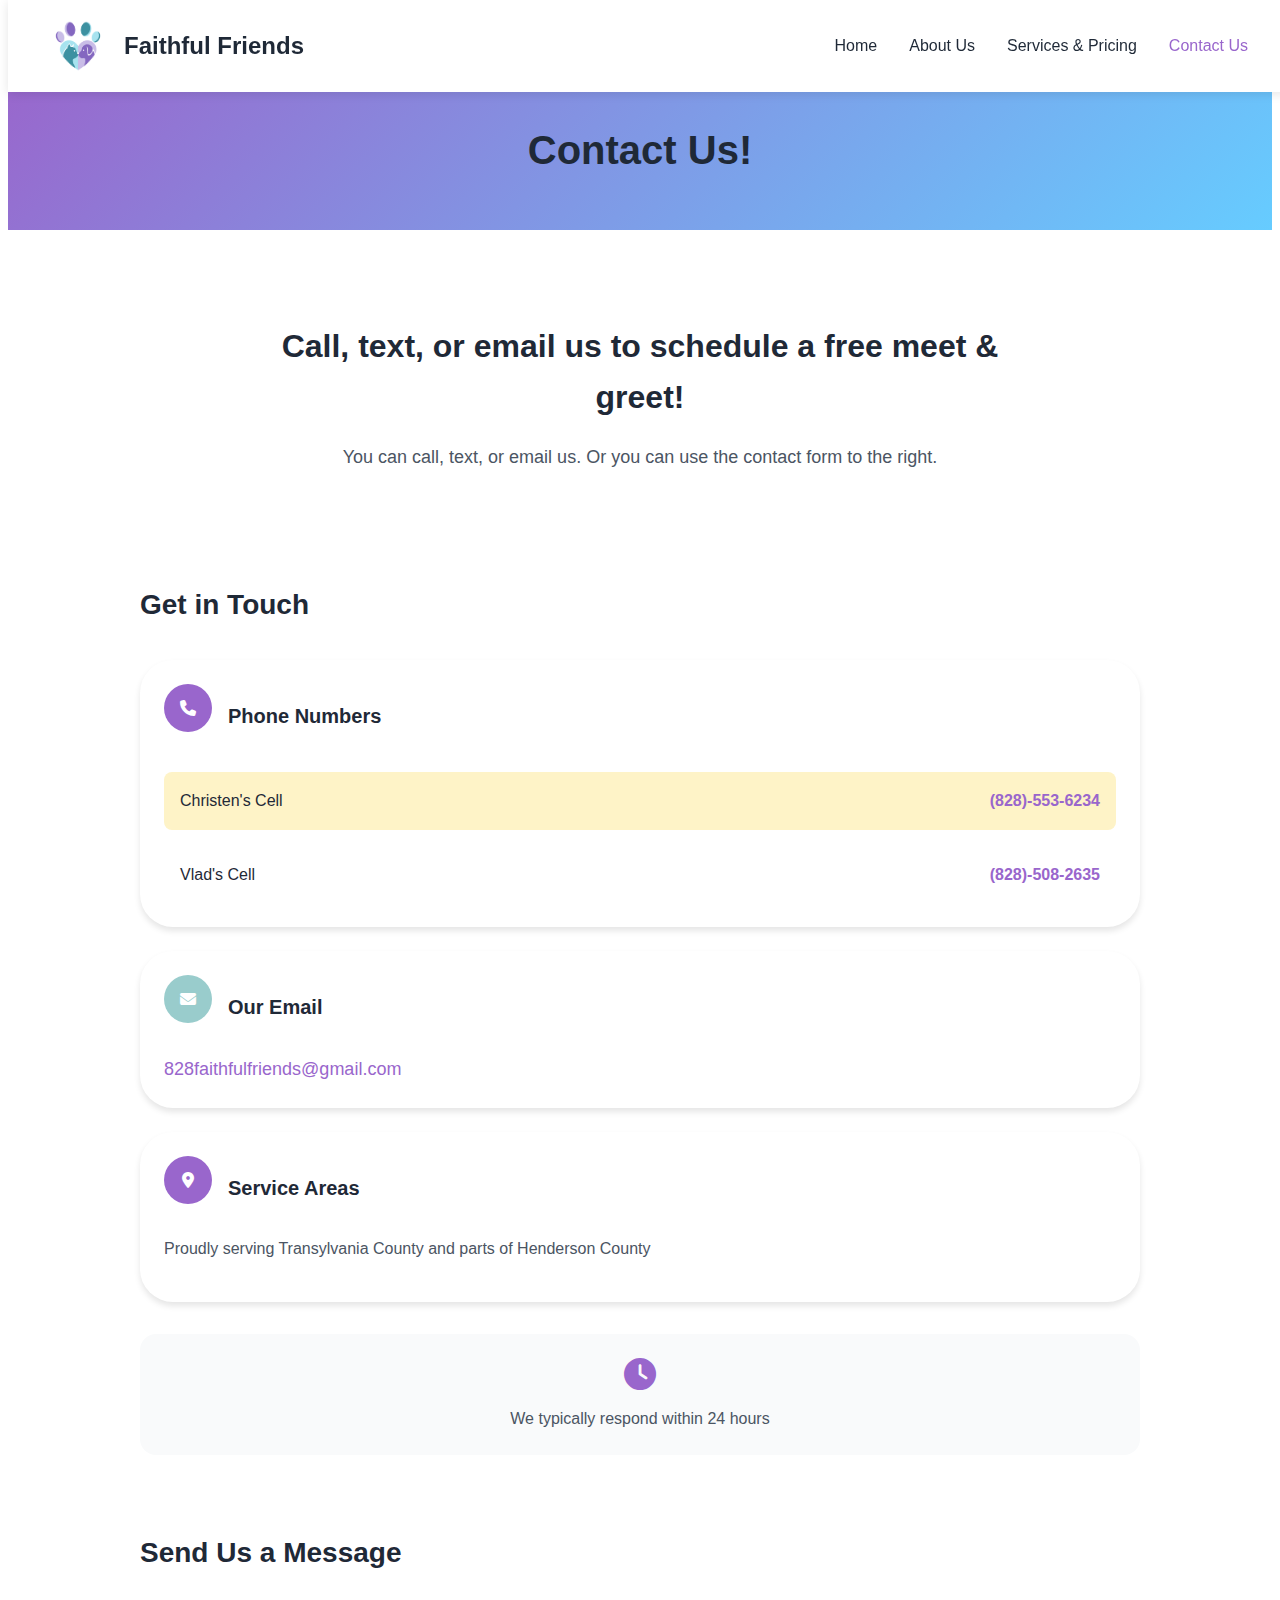
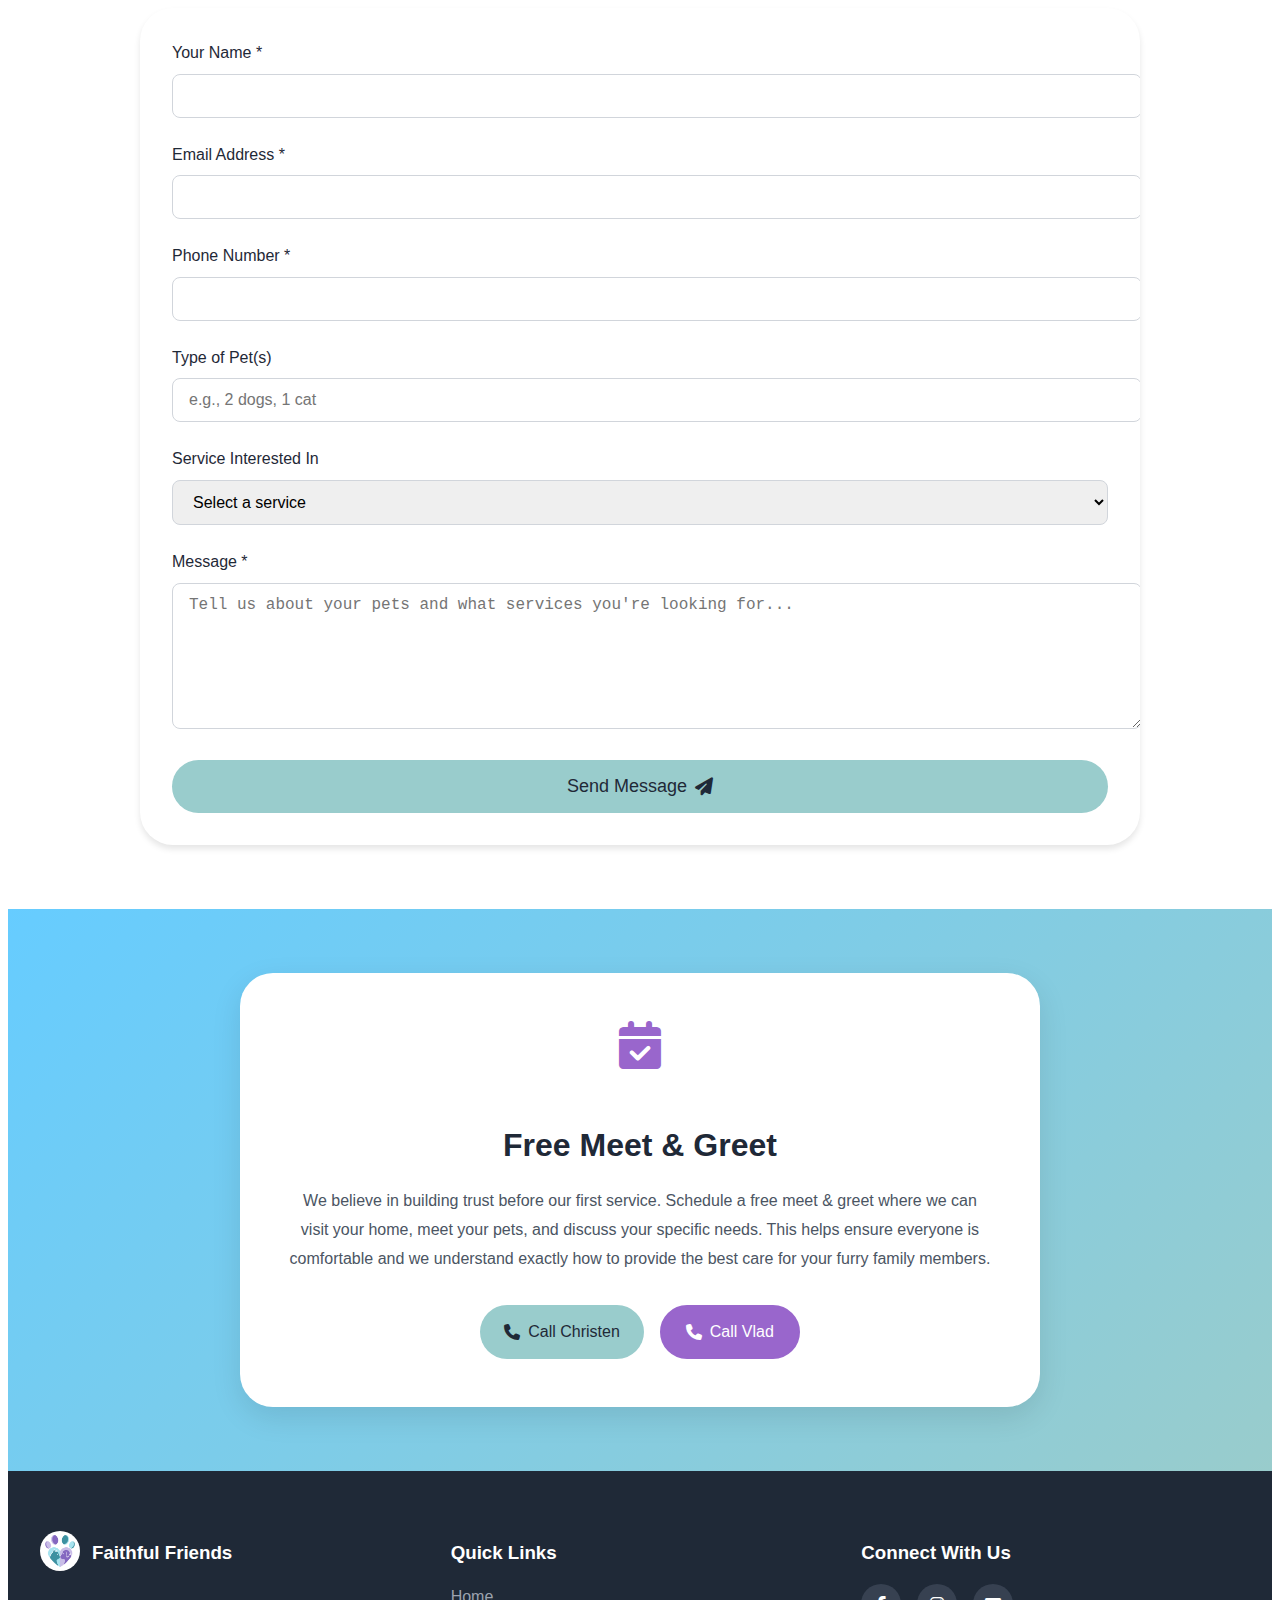
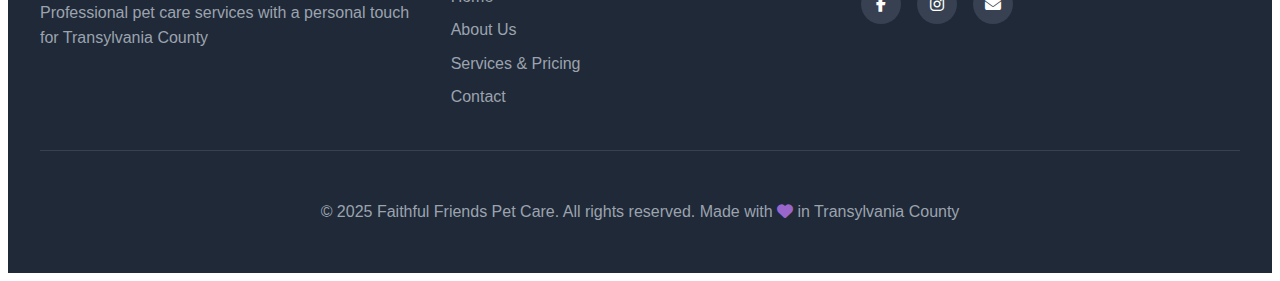
<file: backup/public/contact.html>
<!DOCTYPE html>
<html lang="en">
<head>
    <meta charset="UTF-8">
    <meta name="viewport" content="width=device-width, initial-scale=1.0">
    <title>Contact Us - Faithful Friends Pet Care</title>
    <link rel="stylesheet" href="styles.css">
    <link rel="stylesheet" href="https://cdnjs.cloudflare.com/ajax/libs/font-awesome/6.5.1/css/all.min.css">
</head>
<body>
    <!-- Navigation -->
    <header class="nav-header">
        <div class="container">
            <nav class="nav-container">
                <!-- Logo -->
                <a href="index.html" class="nav-logo">
                    <div class="nav-logo-icon">
                        <img src="cropped-logo-finished-wo-text.png.webp" alt="Faithful Friends Pet Care Logo" style="width: 100%; height: 100%; object-fit: contain;">
                    </div>
                    <h1 class="heading-font" style="font-size: 1.5rem; margin: 0;">Faithful Friends</h1>
                </a>
                
                <!-- Desktop Menu -->
                <ul class="nav-menu">
                    <li><a href="index.html" class="nav-link">Home</a></li>
                    <li><a href="about.html" class="nav-link">About Us</a></li>
                    <li><a href="services.html" class="nav-link">Services & Pricing</a></li>
                    <li><a href="contact.html" class="nav-link active">Contact Us</a></li>
                </ul>
                
                <!-- Mobile Menu Button -->
                <button class="mobile-menu-btn" id="mobileMenuBtn">
                    <i class="fas fa-bars"></i>
                </button>
            </nav>
        </div>
        
        <!-- Mobile Menu -->
        <div class="mobile-menu" id="mobileMenu">
            <ul class="mobile-menu-list">
                <li class="mobile-menu-item"><a href="index.html" class="nav-link">Home</a></li>
                <li class="mobile-menu-item"><a href="about.html" class="nav-link">About Us</a></li>
                <li class="mobile-menu-item"><a href="services.html" class="nav-link">Services & Pricing</a></li>
                <li class="mobile-menu-item"><a href="contact.html" class="nav-link active">Contact Us</a></li>
            </ul>
        </div>
    </header>

    <!-- Main Content -->
    <main class="page-content" style="margin-top: 70px;">
        <!-- Page Header -->
        <section class="gradient-main-flair" style="padding: 3rem 0;">
            <div class="container">
                <h1 class="heading-font" style="text-align: center; font-size: 2.5rem; margin: 0;">Contact Us!</h1>
            </div>
        </section>

        <!-- Contact Introduction -->
        <section style="padding: 4rem 0 2rem; background-color: var(--bg-white);">
            <div class="container">
                <div style="max-width: 800px; margin: 0 auto; text-align: center;">
                    <h2 class="heading-font" style="font-size: 2rem; margin-bottom: 1rem;">Call, text, or email us to schedule a free meet & greet!</h2>
                    <p style="font-size: 1.125rem; color: var(--text-medium); line-height: 1.8;">
                        You can call, text, or email us. Or you can use the contact form to the right.
                    </p>
                </div>
            </div>
        </section>

        <!-- Contact Information and Form -->
        <section style="padding: 2rem 0 4rem; background-color: var(--bg-white);">
            <div class="container">
                <div style="display: grid; grid-template-columns: 1fr; gap: 3rem; max-width: 1000px; margin: 0 auto;">
                    <!-- Contact Information -->
                    <div>
                        <h3 class="heading-font" style="font-size: 1.75rem; margin-bottom: 2rem;">Get in Touch</h3>
                        
                        <!-- Phone Numbers -->
                        <div class="card" style="margin-bottom: 1.5rem;">
                            <div class="card-content">
                                <div style="display: flex; align-items: center; gap: 1rem; margin-bottom: 1.5rem;">
                                    <div class="card-icon">
                                        <i class="fas fa-phone"></i>
                                    </div>
                                    <h4 class="heading-font" style="font-size: 1.25rem; margin: 0;">Phone Numbers</h4>
                                </div>
                                <div style="display: grid; gap: 1rem;">
                                    <div style="display: flex; align-items: center; justify-content: space-between; padding: 1rem; background-color: var(--bg-orange-light); border-radius: var(--radius-sm);">
                                        <span style="font-weight: 500;">Christen's Cell</span>
                                        <a href="tel:828-553-6234" style="color: var(--primary-main); text-decoration: none; font-weight: 600;">(828)-553-6234</a>
                                    </div>
                                    <div style="display: flex; align-items: center; justify-content: space-between; padding: 1rem; background-color: var(--bg-amber-light); border-radius: var(--radius-sm);">
                                        <span style="font-weight: 500;">Vlad's Cell</span>
                                        <a href="tel:828-508-2635" style="color: var(--primary-main); text-decoration: none; font-weight: 600;">(828)-508-2635</a>
                                    </div>
                                </div>
                            </div>
                        </div>

                        <!-- Email -->
                        <div class="card" style="margin-bottom: 1.5rem;">
                            <div class="card-content">
                                <div style="display: flex; align-items: center; gap: 1rem; margin-bottom: 1rem;">
                                    <div class="card-icon" style="background-color: var(--primary-accent);">
                                        <i class="fas fa-envelope"></i>
                                    </div>
                                    <h4 class="heading-font" style="font-size: 1.25rem; margin: 0;">Our Email</h4>
                                </div>
                                <a href="mailto:828faithfulfriends@gmail.com" style="color: var(--primary-main); text-decoration: none; font-size: 1.125rem; font-weight: 500;">
                                    828faithfulfriends@gmail.com
                                </a>
                            </div>
                        </div>

                        <!-- Service Area -->
                        <div class="card">
                            <div class="card-content">
                                <div style="display: flex; align-items: center; gap: 1rem; margin-bottom: 1rem;">
                                    <div class="card-icon">
                                        <i class="fas fa-map-marker-alt"></i>
                                    </div>
                                    <h4 class="heading-font" style="font-size: 1.25rem; margin: 0;">Service Areas</h4>
                                </div>
                                <p style="color: var(--text-medium);">
                                    Proudly serving Transylvania County and parts of Henderson County
                                </p>
                            </div>
                        </div>

                        <!-- Response Time -->
                        <div style="margin-top: 2rem; padding: 1.5rem; background-color: var(--bg-gray-light); border-radius: var(--radius-md); text-align: center;">
                            <i class="fas fa-clock" style="color: var(--primary-main); font-size: 2rem; margin-bottom: 1rem;"></i>
                            <p style="color: var(--text-medium); margin: 0;">
                                We typically respond within 24 hours
                            </p>
                        </div>
                    </div>

                    <!-- Contact Form -->
                    <div>
                        <h3 class="heading-font" style="font-size: 1.75rem; margin-bottom: 2rem;">Send Us a Message</h3>
                        <div class="card">
                            <div class="card-content" style="padding: 2rem;">
                                <form id="contactForm">
                                    <div class="form-group">
                                        <label class="form-label" for="name">Your Name *</label>
                                        <input type="text" id="name" class="form-input" required>
                                    </div>
                                    
                                    <div class="form-group">
                                        <label class="form-label" for="email">Email Address *</label>
                                        <input type="email" id="email" class="form-input" required>
                                    </div>
                                    
                                    <div class="form-group">
                                        <label class="form-label" for="phone">Phone Number *</label>
                                        <input type="tel" id="phone" class="form-input" required>
                                    </div>
                                    
                                    <div class="form-group">
                                        <label class="form-label" for="petType">Type of Pet(s)</label>
                                        <input type="text" id="petType" class="form-input" placeholder="e.g., 2 dogs, 1 cat">
                                    </div>
                                    
                                    <div class="form-group">
                                        <label class="form-label" for="service">Service Interested In</label>
                                        <select id="service" class="form-input">
                                            <option value="">Select a service</option>
                                            <option value="overnight">Overnight Stays</option>
                                            <option value="walks">Dog Walks</option>
                                            <option value="dropins">Drop-In Visits</option>
                                            <option value="multiple">Multiple Services</option>
                                            <option value="other">Other</option>
                                        </select>
                                    </div>
                                    
                                    <div class="form-group">
                                        <label class="form-label" for="message">Message *</label>
                                        <textarea id="message" class="form-textarea" required placeholder="Tell us about your pets and what services you're looking for..."></textarea>
                                    </div>
                                    
                                    <button type="submit" class="btn btn-primary btn-lg" style="width: 100%;">
                                        Send Message <i class="fas fa-paper-plane" style="margin-left: 0.5rem;"></i>
                                    </button>
                                </form>
                            </div>
                        </div>
                    </div>
                </div>
            </div>
        </section>

        <!-- Schedule Meet & Greet CTA -->
        <section class="gradient-flair-accent" style="padding: 4rem 0;">
            <div class="container">
                <div style="text-align: center; max-width: 800px; margin: 0 auto;">
                    <div style="background-color: var(--bg-white); padding: 3rem; border-radius: var(--radius-consistent); box-shadow: 0 10px 30px var(--shadow-color);">
                        <i class="fas fa-calendar-check" style="font-size: 3rem; color: var(--primary-main); margin-bottom: 1.5rem;"></i>
                        <h2 class="heading-font" style="font-size: 2rem; margin-bottom: 1rem;">Free Meet & Greet</h2>
                        <p style="color: var(--text-medium); margin-bottom: 2rem; line-height: 1.8;">
                            We believe in building trust before our first service. Schedule a free meet & greet where we can visit your home, meet your pets, and discuss your specific needs. This helps ensure everyone is comfortable and we understand exactly how to provide the best care for your furry family members.
                        </p>
                        <div style="display: flex; gap: 1rem; justify-content: center; flex-wrap: wrap;">
                            <a href="tel:828-553-6234" class="btn btn-primary">
                                <i class="fas fa-phone" style="margin-right: 0.5rem;"></i> Call Christen
                            </a>
                            <a href="tel:828-508-2635" class="btn btn-secondary">
                                <i class="fas fa-phone" style="margin-right: 0.5rem;"></i> Call Vlad
                            </a>
                        </div>
                    </div>
                </div>
            </div>
        </section>
    </main>

    <!-- Footer -->
    <footer class="site-footer">
        <div class="container">
            <div class="footer-content">
                <div class="footer-section">
                    <div style="display: flex; align-items: center; gap: 0.75rem; margin-bottom: 1rem;">
                        <div class="nav-logo-icon" style="width: 40px; height: 40px;">
                            <img src="cropped-logo-finished-wo-text.png.webp" alt="Faithful Friends Pet Care Logo" style="width: 100%; height: 100%; object-fit: contain;">
                        </div>
                        <h3 class="heading-font">Faithful Friends</h3>
                    </div>
                    <p style="color: #9ca3af;">
                        Professional pet care services with a personal touch for Transylvania County
                    </p>
                </div>
                
                <div class="footer-section">
                    <h3>Quick Links</h3>
                    <ul class="footer-links">
                        <li><a href="index.html">Home</a></li>
                        <li><a href="about.html">About Us</a></li>
                        <li><a href="services.html">Services & Pricing</a></li>
                        <li><a href="contact.html">Contact</a></li>
                    </ul>
                </div>
                
                <div class="footer-section">
                    <h3>Connect With Us</h3>
                    <div class="social-links">
                        <a href="#" class="social-link">
                            <i class="fab fa-facebook-f"></i>
                        </a>
                        <a href="#" class="social-link">
                            <i class="fab fa-instagram"></i>
                        </a>
                        <a href="mailto:828faithfulfriends@gmail.com" class="social-link">
                            <i class="fas fa-envelope"></i>
                        </a>
                    </div>
                </div>
            </div>
            
            <div class="footer-bottom">
                <p>© 2025 Faithful Friends Pet Care. All rights reserved. Made with <i class="fas fa-heart" style="color: var(--primary-main);"></i> in Transylvania County</p>
            </div>
        </div>
    </footer>

    <!-- Scripts -->
    <script>
        // Mobile menu toggle
        const mobileMenuBtn = document.getElementById('mobileMenuBtn');
        const mobileMenu = document.getElementById('mobileMenu');
        
        mobileMenuBtn.addEventListener('click', () => {
            mobileMenu.classList.toggle('active');
        });
        
        // Close mobile menu when clicking outside
        document.addEventListener('click', (e) => {
            if (!mobileMenu.contains(e.target) && !mobileMenuBtn.contains(e.target)) {
                mobileMenu.classList.remove('active');
            }
        });
        
        // Close mobile menu when clicking on a link
        const mobileLinks = mobileMenu.querySelectorAll('a');
        mobileLinks.forEach(link => {
            link.addEventListener('click', () => {
                mobileMenu.classList.remove('active');
            });
        });
        
        // Form submission
        const contactForm = document.getElementById('contactForm');
        contactForm.addEventListener('submit', (e) => {
            e.preventDefault();
            
            // Get form values
            const formData = {
                name: document.getElementById('name').value,
                email: document.getElementById('email').value,
                phone: document.getElementById('phone').value,
                petType: document.getElementById('petType').value,
                service: document.getElementById('service').value,
                message: document.getElementById('message').value
            };
            
            // In a real implementation, you would send this data to a server
            console.log('Form submitted:', formData);
            
            // Show success message
            alert('Thank you for your message! We\'ll get back to you within 24 hours.');
            
            // Reset form
            contactForm.reset();
        });
    </script>
</body>
</html>
</file>
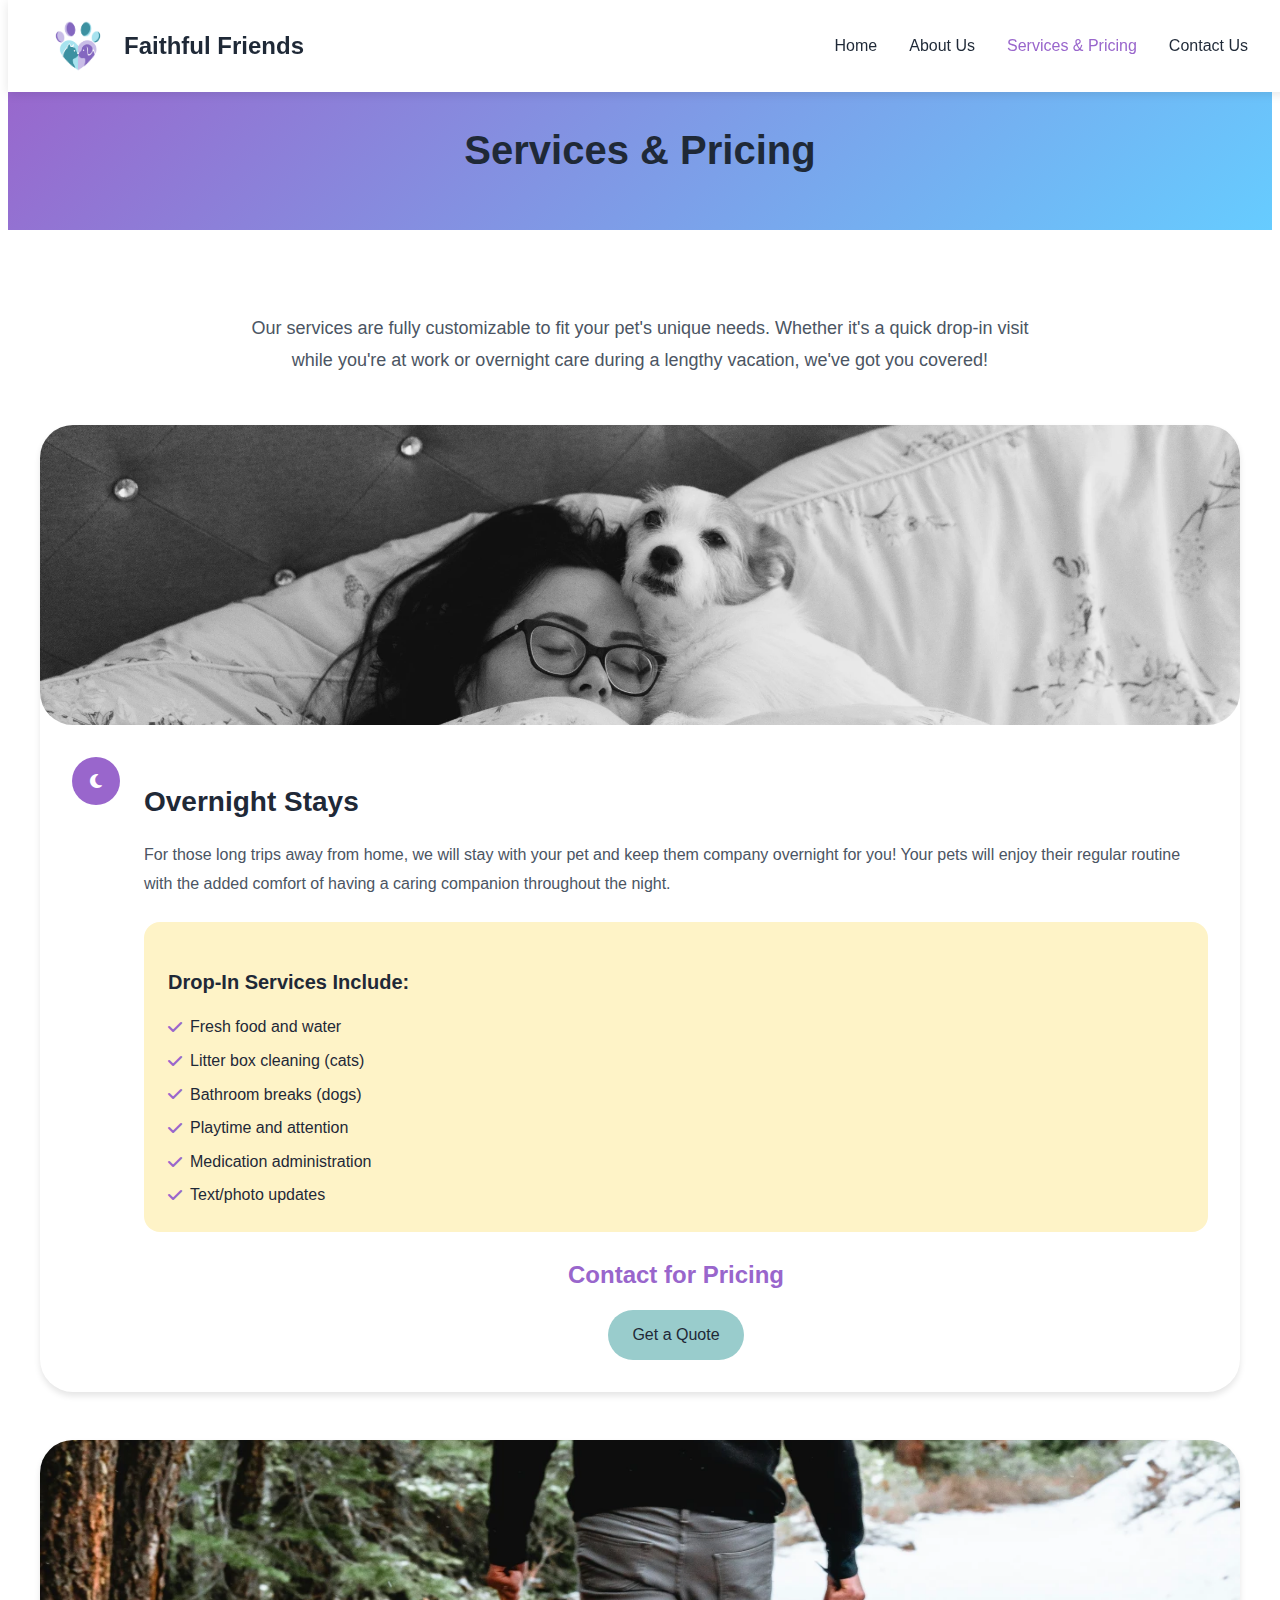
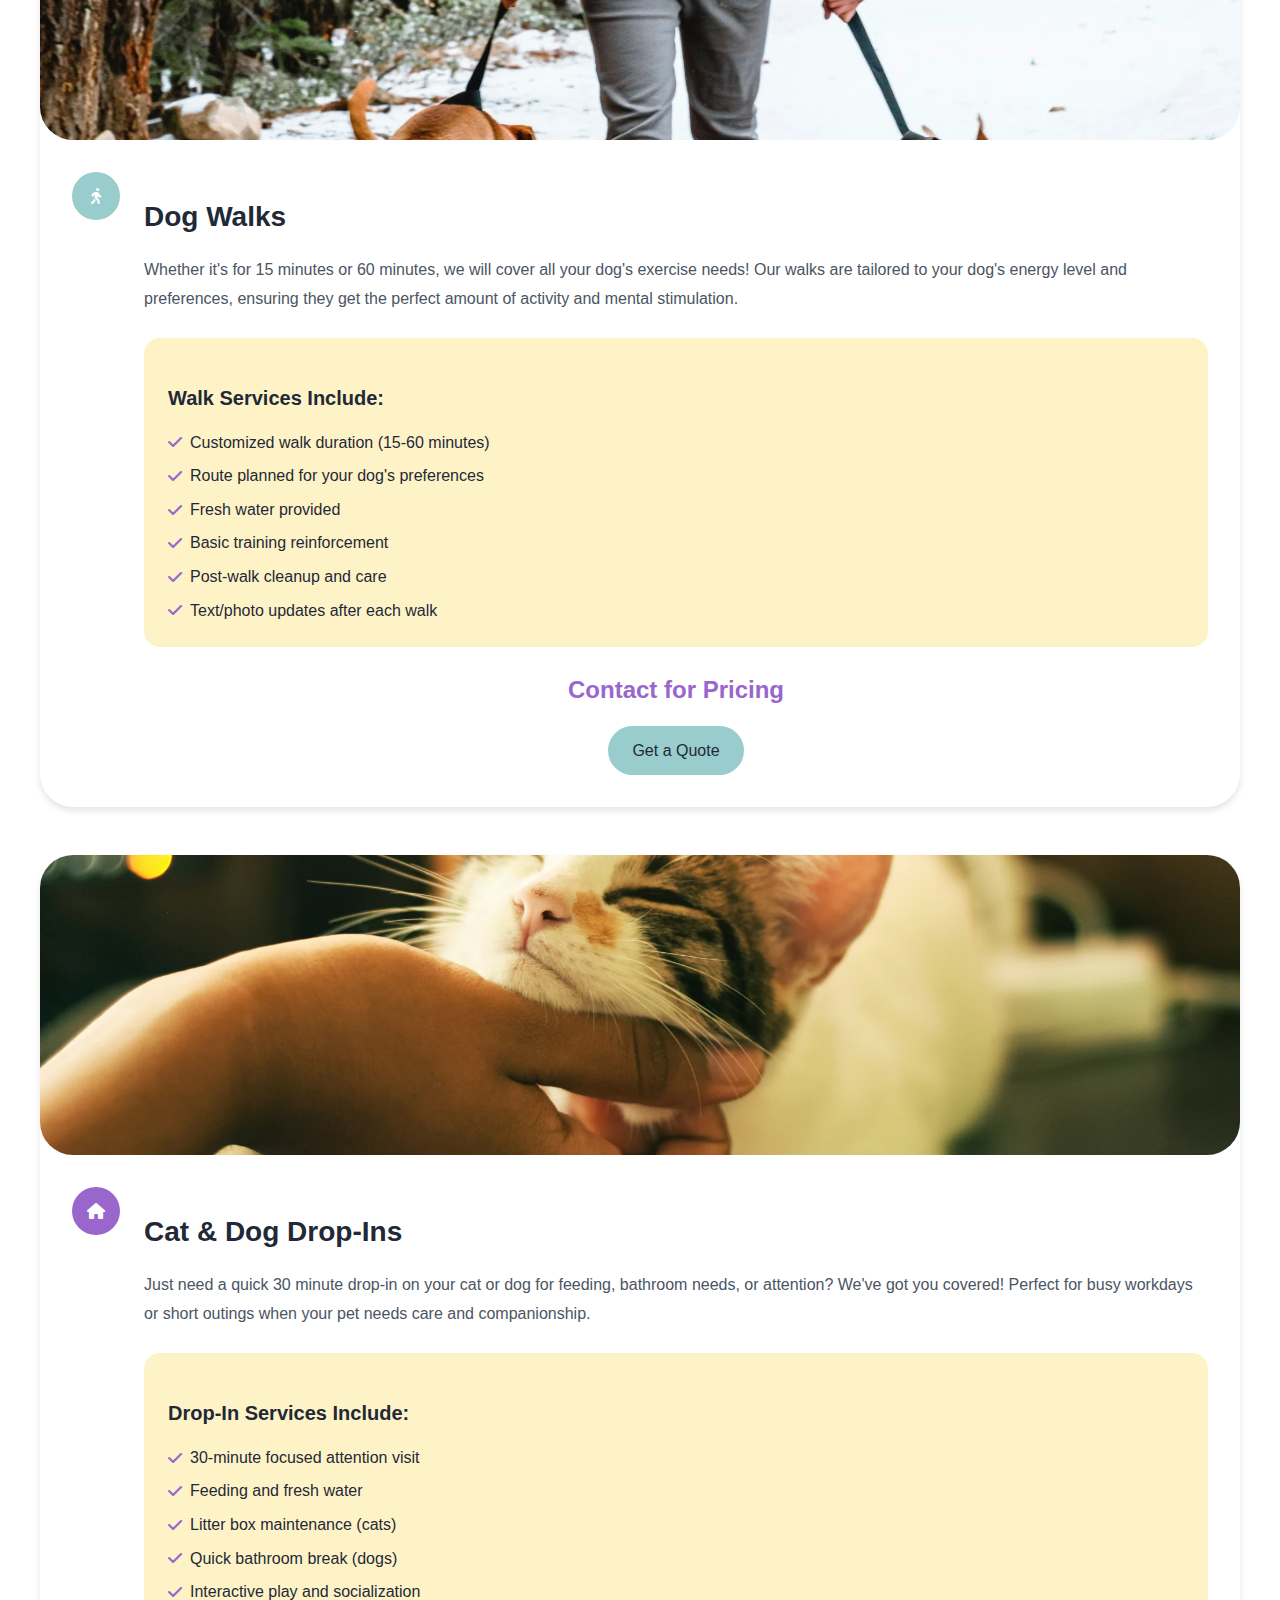
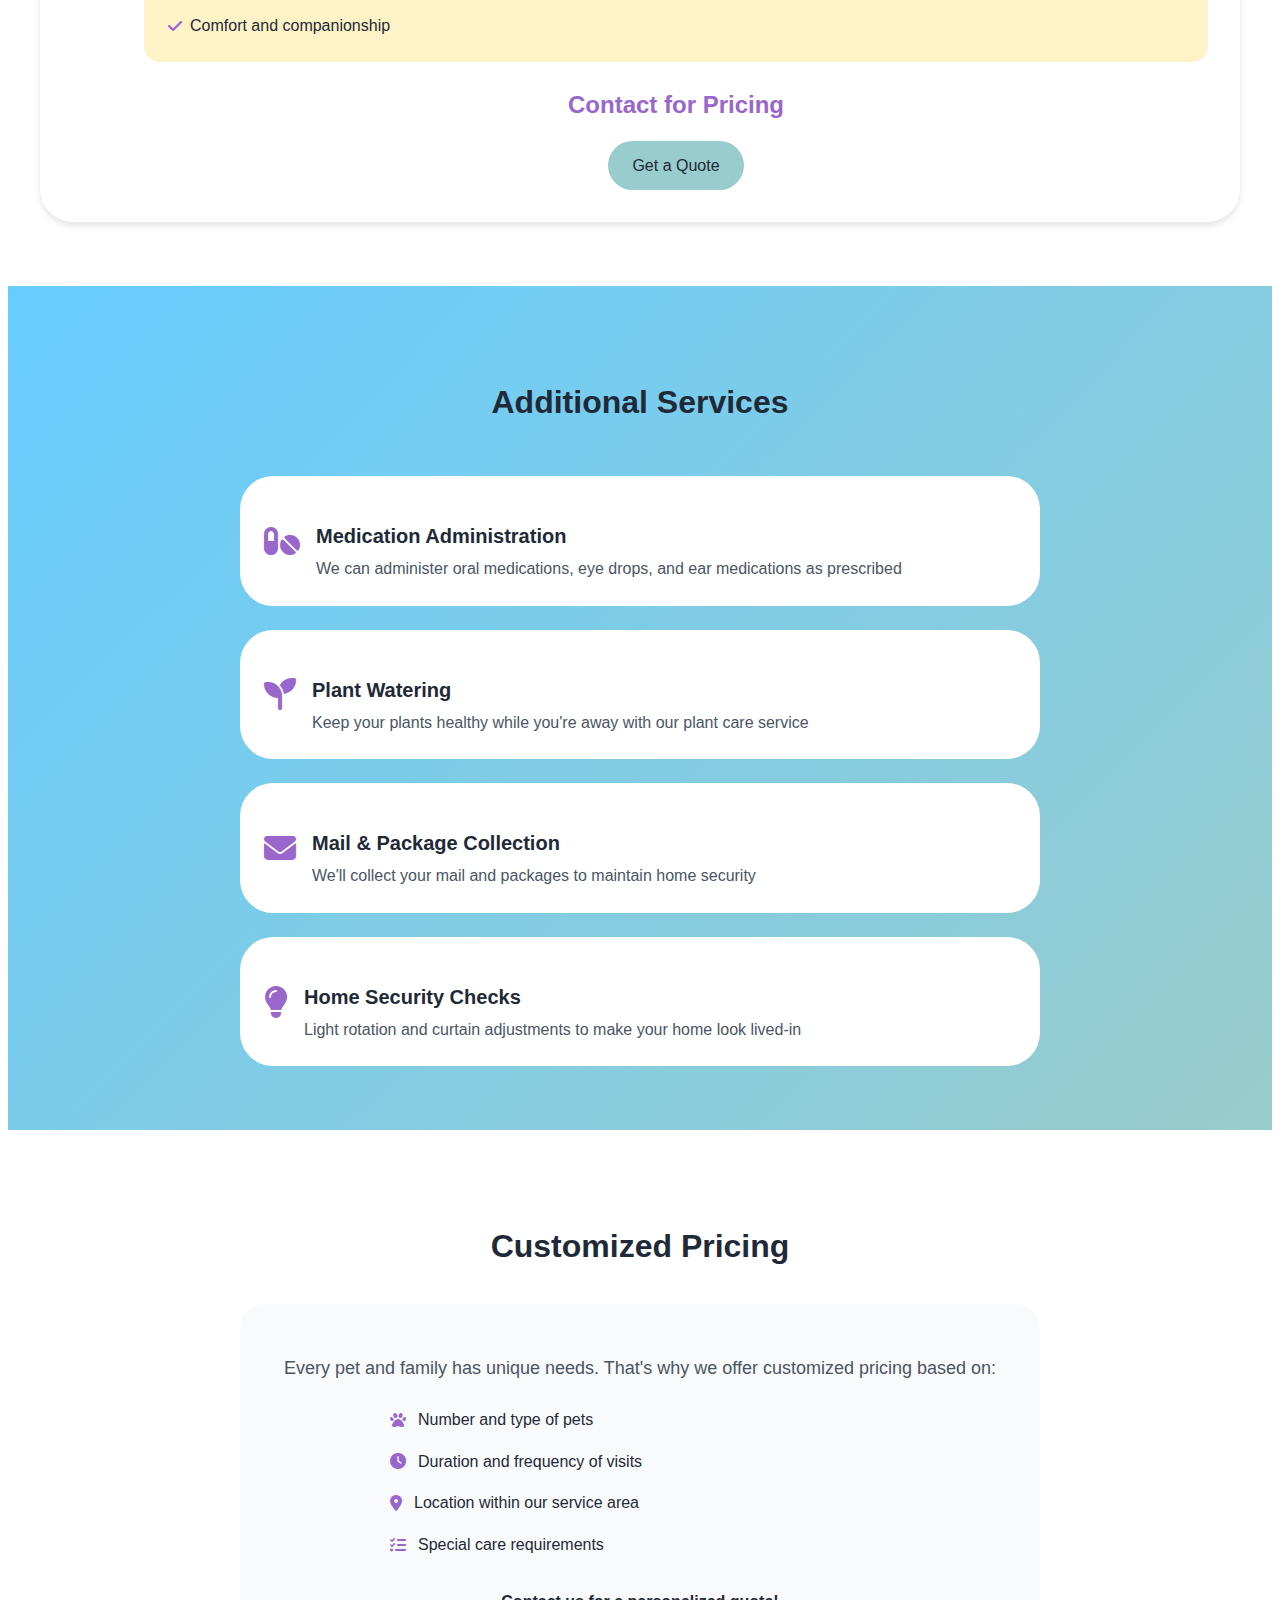
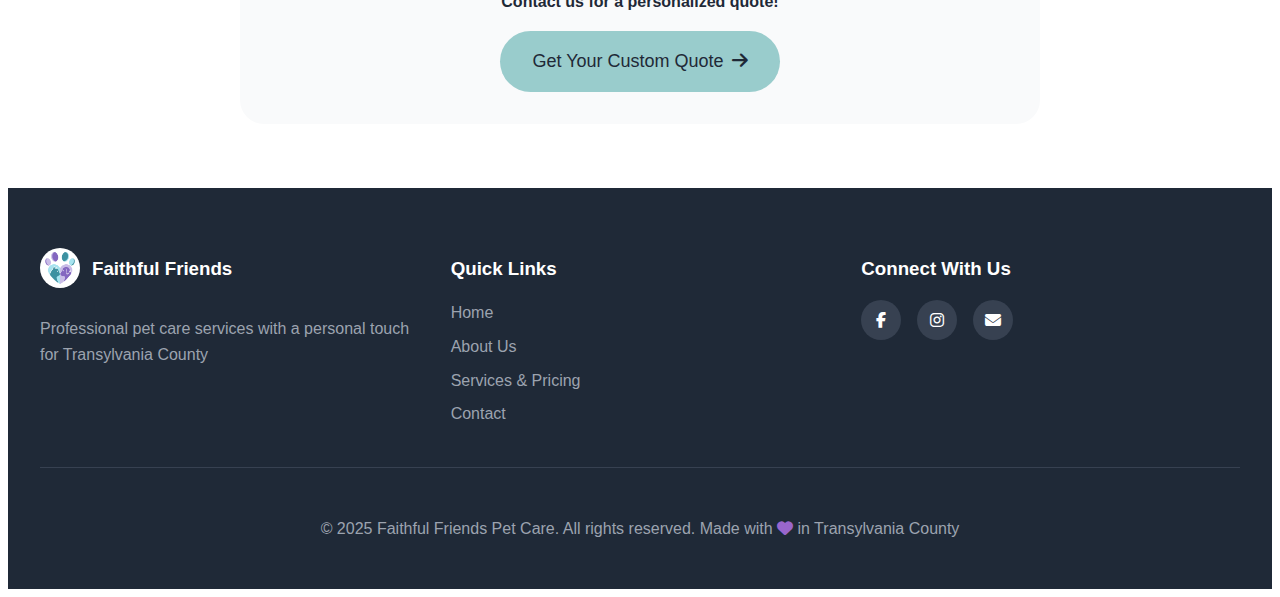
<file: backup/public/services.html>
<!DOCTYPE html>
<html lang="en">
<head>
    <meta charset="UTF-8">
    <meta name="viewport" content="width=device-width, initial-scale=1.0">
    <title>Services & Pricing - Faithful Friends Pet Care</title>
    <link rel="stylesheet" href="styles.css">
    <link rel="stylesheet" href="https://cdnjs.cloudflare.com/ajax/libs/font-awesome/6.5.1/css/all.min.css">
</head>
<body>
    <!-- Navigation -->
    <header class="nav-header">
        <div class="container">
            <nav class="nav-container">
                <!-- Logo -->
                <a href="index.html" class="nav-logo">
                    <div class="nav-logo-icon">
                        <img src="cropped-logo-finished-wo-text.png.webp" alt="Faithful Friends Pet Care Logo" style="width: 100%; height: 100%; object-fit: contain;">
                    </div>
                    <h1 class="heading-font" style="font-size: 1.5rem; margin: 0;">Faithful Friends</h1>
                </a>
                
                <!-- Desktop Menu -->
                <ul class="nav-menu">
                    <li><a href="index.html" class="nav-link">Home</a></li>
                    <li><a href="about.html" class="nav-link">About Us</a></li>
                    <li><a href="services.html" class="nav-link active">Services & Pricing</a></li>
                    <li><a href="contact.html" class="nav-link">Contact Us</a></li>
                </ul>
                
                <!-- Mobile Menu Button -->
                <button class="mobile-menu-btn" id="mobileMenuBtn">
                    <i class="fas fa-bars"></i>
                </button>
            </nav>
        </div>
        
        <!-- Mobile Menu -->
        <div class="mobile-menu" id="mobileMenu">
            <ul class="mobile-menu-list">
                <li class="mobile-menu-item"><a href="index.html" class="nav-link">Home</a></li>
                <li class="mobile-menu-item"><a href="about.html" class="nav-link">About Us</a></li>
                <li class="mobile-menu-item"><a href="services.html" class="nav-link active">Services & Pricing</a></li>
                <li class="mobile-menu-item"><a href="contact.html" class="nav-link">Contact Us</a></li>
            </ul>
        </div>
    </header>

    <!-- Main Content -->
    <main class="page-content" style="margin-top: 70px;">
        <!-- Page Header -->
        <section class="gradient-main-flair" style="padding: 3rem 0;">
            <div class="container">
                <h1 class="heading-font" style="text-align: center; font-size: 2.5rem; margin: 0;">Services & Pricing</h1>
            </div>
        </section>

        <!-- Services Overview -->
        <section style="padding: 4rem 0; background-color: var(--bg-white);">
            <div class="container">
                <div style="max-width: 800px; margin: 0 auto 3rem; text-align: center;">
                    <p style="font-size: 1.125rem; color: var(--text-medium); line-height: 1.8;">
                        Our services are fully customizable to fit your pet's unique needs. Whether it's a quick drop-in visit while you're at work or overnight care during a lengthy vacation, we've got you covered!
                    </p>
                </div>

                <!-- Service Cards -->
                <div style="display: grid; gap: 3rem;">
                    <!-- Overnight Stays -->
                    <div class="card" style="overflow: visible;">
                        <div style="display: grid; grid-template-columns: 1fr;">
                            <div style="overflow: hidden; height: 300px;">
                                <img src="overnightstays.jpg.webp" 
                                     alt="Overnight Stays" 
                                     class="card-image" 
                                     style="height: 100%; width: 100%; object-fit: cover;">
                            </div>
                            <div class="card-content" style="padding: 2rem;">
                                <div class="service-card-layout">
                                    <div class="card-icon" style="flex-shrink: 0;">
                                        <i class="fas fa-moon"></i>
                                    </div>
                                    <div class="service-card-content">
                                        <h2 class="heading-font" style="font-size: 1.75rem; margin-bottom: 1rem;">Overnight Stays</h2>
                                        <p style="color: var(--text-medium); margin-bottom: 1.5rem; line-height: 1.8;">
                                            For those long trips away from home, we will stay with your pet and keep them company overnight for you! Your pets will enjoy their regular routine with the added comfort of having a caring companion throughout the night.
                                        </p>
                                        <div style="background-color: var(--bg-orange-light); padding: 1.5rem; border-radius: var(--radius-md); margin-bottom: 1.5rem;">
                                            <h3 class="heading-font" style="font-size: 1.25rem; margin-bottom: 1rem;">Drop-In Services Include:</h3>
                                            <ul style="list-style: none; padding: 0; margin: 0;">
                                                <li style="display: flex; align-items: center; gap: 0.5rem; margin-bottom: 0.5rem;">
                                                    <i class="fas fa-check" style="color: var(--primary-main);"></i>
                                                    <span>Fresh food and water</span>
                                                </li>
                                                <li style="display: flex; align-items: center; gap: 0.5rem; margin-bottom: 0.5rem;">
                                                    <i class="fas fa-check" style="color: var(--primary-main);"></i>
                                                    <span>Litter box cleaning (cats)</span>
                                                </li>
                                                <li style="display: flex; align-items: center; gap: 0.5rem; margin-bottom: 0.5rem;">
                                                    <i class="fas fa-check" style="color: var(--primary-main);"></i>
                                                    <span>Bathroom breaks (dogs)</span>
                                                </li>
                                                <li style="display: flex; align-items: center; gap: 0.5rem; margin-bottom: 0.5rem;">
                                                    <i class="fas fa-check" style="color: var(--primary-main);"></i>
                                                    <span>Playtime and attention</span>
                                                </li>
                                                <li style="display: flex; align-items: center; gap: 0.5rem; margin-bottom: 0.5rem;">
                                                    <i class="fas fa-check" style="color: var(--primary-main);"></i>
                                                    <span>Medication administration</span>
                                                </li>
                                                <li style="display: flex; align-items: center; gap: 0.5rem;">
                                                    <i class="fas fa-check" style="color: var(--primary-main);"></i>
                                                    <span>Text/photo updates</span>
                                                </li>
                                            </ul>
                                        </div>
                                        <div style="text-align: center;">
                                            <p style="font-size: 1.5rem; color: var(--primary-main); font-weight: 600; margin-bottom: 1rem;">Contact for Pricing</p>
                                            <a href="contact.html" class="btn btn-primary">Get a Quote</a>
                                        </div>
                                    </div>
                                </div>
                            </div>
                        </div>
                    </div>
                    
                    <!-- Dog Walks -->
                    <div class="card" style="overflow: visible;">
                        <div style="display: grid; grid-template-columns: 1fr;">
                            <div style="overflow: hidden; height: 300px;">
                                <img src="dogwalks.jpg.webp" 
                                     alt="Dog Walks" 
                                     class="card-image" 
                                     style="height: 100%; width: 100%; object-fit: cover;">
                            </div>
                            <div class="card-content" style="padding: 2rem;">
                                <div class="service-card-layout">
                                    <div class="card-icon" style="flex-shrink: 0; background-color: var(--primary-accent);">
                                        <i class="fas fa-walking"></i>
                                    </div>
                                    <div class="service-card-content">
                                        <h2 class="heading-font" style="font-size: 1.75rem; margin-bottom: 1rem;">Dog Walks</h2>
                                        <p style="color: var(--text-medium); margin-bottom: 1.5rem; line-height: 1.8;">
                                            Whether it's for 15 minutes or 60 minutes, we will cover all your dog's exercise needs! Our walks are tailored to your dog's energy level and preferences, ensuring they get the perfect amount of activity and mental stimulation.
                                        </p>
                                        <div style="background-color: var(--bg-orange-light); padding: 1.5rem; border-radius: var(--radius-md); margin-bottom: 1.5rem;">
                                            <h3 class="heading-font" style="font-size: 1.25rem; margin-bottom: 1rem;">Walk Services Include:</h3>
                                            <ul style="list-style: none; padding: 0; margin: 0;">
                                                <li style="display: flex; align-items: center; gap: 0.5rem; margin-bottom: 0.5rem;">
                                                    <i class="fas fa-check" style="color: var(--primary-main);"></i>
                                                    <span>Customized walk duration (15-60 minutes)</span>
                                                </li>
                                                <li style="display: flex; align-items: center; gap: 0.5rem; margin-bottom: 0.5rem;">
                                                    <i class="fas fa-check" style="color: var(--primary-main);"></i>
                                                    <span>Route planned for your dog's preferences</span>
                                                </li>
                                                <li style="display: flex; align-items: center; gap: 0.5rem; margin-bottom: 0.5rem;">
                                                    <i class="fas fa-check" style="color: var(--primary-main);"></i>
                                                    <span>Fresh water provided</span>
                                                </li>
                                                <li style="display: flex; align-items: center; gap: 0.5rem; margin-bottom: 0.5rem;">
                                                    <i class="fas fa-check" style="color: var(--primary-main);"></i>
                                                    <span>Basic training reinforcement</span>
                                                </li>
                                                <li style="display: flex; align-items: center; gap: 0.5rem; margin-bottom: 0.5rem;">
                                                    <i class="fas fa-check" style="color: var(--primary-main);"></i>
                                                    <span>Post-walk cleanup and care</span>
                                                </li>
                                                <li style="display: flex; align-items: center; gap: 0.5rem;">
                                                    <i class="fas fa-check" style="color: var(--primary-main);"></i>
                                                    <span>Text/photo updates after each walk</span>
                                                </li>
                                            </ul>
                                        </div>
                                        <div style="text-align: center;">
                                            <p style="font-size: 1.5rem; color: var(--primary-main); font-weight: 600; margin-bottom: 1rem;">Contact for Pricing</p>
                                            <a href="contact.html" class="btn btn-primary">Get a Quote</a>
                                        </div>
                                    </div>
                                </div>
                            </div>
                        </div>
                    </div>
                    
                    <!-- Cat & Dog Drop-Ins -->
                    <div class="card" style="overflow: visible;">
                        <div style="display: grid; grid-template-columns: 1fr;">
                            <div style="overflow: hidden; height: 300px;">
                                <img src="dropins.jpg.webp" 
                                     alt="Cat & Dog Drop-Ins" 
                                     class="card-image" 
                                     style="height: 100%; width: 100%; object-fit: cover;">
                            </div>
                            <div class="card-content" style="padding: 2rem;">
                                <div class="service-card-layout">
                                    <div class="card-icon" style="flex-shrink: 0;">
                                        <i class="fas fa-home"></i>
                                    </div>
                                    <div class="service-card-content">
                                        <h2 class="heading-font" style="font-size: 1.75rem; margin-bottom: 1rem;">Cat & Dog Drop-Ins</h2>
                                        <p style="color: var(--text-medium); margin-bottom: 1.5rem; line-height: 1.8;">
                                            Just need a quick 30 minute drop-in on your cat or dog for feeding, bathroom needs, or attention? We've got you covered! Perfect for busy workdays or short outings when your pet needs care and companionship.
                                        </p>
                                        <div style="background-color: var(--bg-orange-light); padding: 1.5rem; border-radius: var(--radius-md); margin-bottom: 1.5rem;">
                                            <h3 class="heading-font" style="font-size: 1.25rem; margin-bottom: 1rem;">Drop-In Services Include:</h3>
                                            <ul style="list-style: none; padding: 0; margin: 0;">
                                                <li style="display: flex; align-items: center; gap: 0.5rem; margin-bottom: 0.5rem;">
                                                    <i class="fas fa-check" style="color: var(--primary-main);"></i>
                                                    <span>30-minute focused attention visit</span>
                                                </li>
                                                <li style="display: flex; align-items: center; gap: 0.5rem; margin-bottom: 0.5rem;">
                                                    <i class="fas fa-check" style="color: var(--primary-main);"></i>
                                                    <span>Feeding and fresh water</span>
                                                </li>
                                                <li style="display: flex; align-items: center; gap: 0.5rem; margin-bottom: 0.5rem;">
                                                    <i class="fas fa-check" style="color: var(--primary-main);"></i>
                                                    <span>Litter box maintenance (cats)</span>
                                                </li>
                                                <li style="display: flex; align-items: center; gap: 0.5rem; margin-bottom: 0.5rem;">
                                                    <i class="fas fa-check" style="color: var(--primary-main);"></i>
                                                    <span>Quick bathroom break (dogs)</span>
                                                </li>
                                                <li style="display: flex; align-items: center; gap: 0.5rem; margin-bottom: 0.5rem;">
                                                    <i class="fas fa-check" style="color: var(--primary-main);"></i>
                                                    <span>Interactive play and socialization</span>
                                                </li>
                                                <li style="display: flex; align-items: center; gap: 0.5rem;">
                                                    <i class="fas fa-check" style="color: var(--primary-main);"></i>
                                                    <span>Comfort and companionship</span>
                                                </li>
                                            </ul>
                                        </div>
                                        <div style="text-align: center;">
                                            <p style="font-size: 1.5rem; color: var(--primary-main); font-weight: 600; margin-bottom: 1rem;">Contact for Pricing</p>
                                            <a href="contact.html" class="btn btn-primary">Get a Quote</a>
                                        </div>
                                    </div>
                                </div>
                            </div>
                        </div>
                    </div>
                </div>
            </div>
        </section>

        <!-- Additional Services -->
        <section class="gradient-flair-accent" style="padding: 4rem 0;">
            <div class="container">
                <h2 class="heading-font" style="text-align: center; font-size: 2rem; margin-bottom: 3rem;">Additional Services</h2>
                
                <div style="display: grid; grid-template-columns: 1fr; gap: 1.5rem; max-width: 800px; margin: 0 auto;">
                    <div style="background-color: var(--bg-white); padding: 1.5rem; border-radius: var(--radius-consistent); display: flex; align-items: center; gap: 1rem;">
                        <i class="fas fa-pills" style="color: var(--primary-main); font-size: 2rem;"></i>
                        <div>
                            <h3 class="heading-font" style="font-size: 1.25rem; margin-bottom: 0.25rem;">Medication Administration</h3>
                            <p style="color: var(--text-medium); margin: 0;">We can administer oral medications, eye drops, and ear medications as prescribed</p>
                        </div>
                    </div>
                    
                    <div style="background-color: var(--bg-white); padding: 1.5rem; border-radius: var(--radius-consistent); display: flex; align-items: center; gap: 1rem;">
                        <i class="fas fa-seedling" style="color: var(--primary-main); font-size: 2rem;"></i>
                        <div>
                            <h3 class="heading-font" style="font-size: 1.25rem; margin-bottom: 0.25rem;">Plant Watering</h3>
                            <p style="color: var(--text-medium); margin: 0;">Keep your plants healthy while you're away with our plant care service</p>
                        </div>
                    </div>
                    
                    <div style="background-color: var(--bg-white); padding: 1.5rem; border-radius: var(--radius-consistent); display: flex; align-items: center; gap: 1rem;">
                        <i class="fas fa-envelope" style="color: var(--primary-main); font-size: 2rem;"></i>
                        <div>
                            <h3 class="heading-font" style="font-size: 1.25rem; margin-bottom: 0.25rem;">Mail & Package Collection</h3>
                            <p style="color: var(--text-medium); margin: 0;">We'll collect your mail and packages to maintain home security</p>
                        </div>
                    </div>
                    
                    <div style="background-color: var(--bg-white); padding: 1.5rem; border-radius: var(--radius-consistent); display: flex; align-items: center; gap: 1rem;">
                        <i class="fas fa-lightbulb" style="color: var(--primary-main); font-size: 2rem;"></i>
                        <div>
                            <h3 class="heading-font" style="font-size: 1.25rem; margin-bottom: 0.25rem;">Home Security Checks</h3>
                            <p style="color: var(--text-medium); margin: 0;">Light rotation and curtain adjustments to make your home look lived-in</p>
                        </div>
                    </div>
                </div>
            </div>
        </section>

        <!-- Pricing Information -->
        <section style="padding: 4rem 0; background-color: var(--bg-white);">
            <div class="container">
                <div style="max-width: 800px; margin: 0 auto; text-align: center;">
                    <h2 class="heading-font" style="font-size: 2rem; margin-bottom: 2rem;">Customized Pricing</h2>
                    <div style="background-color: var(--bg-gray-light); padding: 2rem; border-radius: var(--radius-lg);">
                        <p style="font-size: 1.125rem; color: var(--text-medium); margin-bottom: 1.5rem;">
                            Every pet and family has unique needs. That's why we offer customized pricing based on:
                        </p>
                        <div style="display: grid; grid-template-columns: 1fr; gap: 1rem; text-align: left; max-width: 500px; margin: 0 auto;">
                            <div style="display: flex; align-items: center; gap: 0.75rem;">
                                <i class="fas fa-paw" style="color: var(--primary-main);"></i>
                                <span>Number and type of pets</span>
                            </div>
                            <div style="display: flex; align-items: center; gap: 0.75rem;">
                                <i class="fas fa-clock" style="color: var(--primary-main);"></i>
                                <span>Duration and frequency of visits</span>
                            </div>
                            <div style="display: flex; align-items: center; gap: 0.75rem;">
                                <i class="fas fa-map-marker-alt" style="color: var(--primary-main);"></i>
                                <span>Location within our service area</span>
                            </div>
                            <div style="display: flex; align-items: center; gap: 0.75rem;">
                                <i class="fas fa-tasks" style="color: var(--primary-main);"></i>
                                <span>Special care requirements</span>
                            </div>
                        </div>
                        <div style="margin-top: 2rem;">
                            <p style="font-weight: 600; color: var(--text-dark); margin-bottom: 1rem;">
                                Contact us for a personalized quote!
                            </p>
                            <a href="contact.html" class="btn btn-primary btn-lg">
                                Get Your Custom Quote <i class="fas fa-arrow-right" style="margin-left: 0.5rem;"></i>
                            </a>
                        </div>
                    </div>
                </div>
            </div>
        </section>
    </main>

    <!-- Footer -->
    <footer class="site-footer">
        <div class="container">
            <div class="footer-content">
                <div class="footer-section">
                    <div style="display: flex; align-items: center; gap: 0.75rem; margin-bottom: 1rem;">
                        <div class="nav-logo-icon" style="width: 40px; height: 40px;">
                            <img src="cropped-logo-finished-wo-text.png.webp" alt="Faithful Friends Pet Care Logo" style="width: 100%; height: 100%; object-fit: contain;">
                        </div>
                        <h3 class="heading-font">Faithful Friends</h3>
                    </div>
                    <p style="color: #9ca3af;">
                        Professional pet care services with a personal touch for Transylvania County
                    </p>
                </div>
                
                <div class="footer-section">
                    <h3>Quick Links</h3>
                    <ul class="footer-links">
                        <li><a href="index.html">Home</a></li>
                        <li><a href="about.html">About Us</a></li>
                        <li><a href="services.html">Services & Pricing</a></li>
                        <li><a href="contact.html">Contact</a></li>
                    </ul>
                </div>
                
                <div class="footer-section">
                    <h3>Connect With Us</h3>
                    <div class="social-links">
                        <a href="#" class="social-link">
                            <i class="fab fa-facebook-f"></i>
                        </a>
                        <a href="#" class="social-link">
                            <i class="fab fa-instagram"></i>
                        </a>
                        <a href="mailto:828faithfulfriends@gmail.com" class="social-link">
                            <i class="fas fa-envelope"></i>
                        </a>
                    </div>
                </div>
            </div>
            
            <div class="footer-bottom">
                <p>© 2025 Faithful Friends Pet Care. All rights reserved. Made with <i class="fas fa-heart" style="color: var(--primary-main);"></i> in Transylvania County</p>
            </div>
        </div>
    </footer>

    <!-- Scripts -->
    <script>
        // Mobile menu toggle
        const mobileMenuBtn = document.getElementById('mobileMenuBtn');
        const mobileMenu = document.getElementById('mobileMenu');
        
        mobileMenuBtn.addEventListener('click', () => {
            mobileMenu.classList.toggle('active');
        });
        
        // Close mobile menu when clicking outside
        document.addEventListener('click', (e) => {
            if (!mobileMenu.contains(e.target) && !mobileMenuBtn.contains(e.target)) {
                mobileMenu.classList.remove('active');
            }
        });
        
        // Close mobile menu when clicking on a link
        const mobileLinks = mobileMenu.querySelectorAll('a');
        mobileLinks.forEach(link => {
            link.addEventListener('click', () => {
                mobileMenu.classList.remove('active');
            });
        });
    </script>
</body>
</html>
</file>
<file: public/styles.css>
/* Faithful Friends Pet Care - Shared Styles CSS */

/* ===== Color Variables ===== */
:root {
  /* Primary Colors */
  --main-primary: #9966cc;
  --main-hover: #9999cc;
  --accent-primary: #99cccc;
  --accent-hover: #336666;
  
  /* Background Colors */
  --bg-flair-medium: #66ccff;
  --bg-orange-light: #fef3c7;
  --bg-white: #ffffff;
  --bg-gray-light: #f9fafb;
  --bg-gray-dark: #1f2937;
  
  /* Text Colors */
  --text-dark: #1f2937;
  --text-medium: #4b5563;
  --text-light: #6b7280;
  --text-white: #ffffff;
  
  /* Border & Shadow Colors */
  --border-light: #e5e7eb;
  --border-medium: #d1d5db;
  --shadow-color: rgba(0, 0, 0, 0.1);
  --shadow-color-dark: rgba(0, 0, 0, 0.2);
  
  /* Spacing */
  --spacing-xs: 0.5rem;
  --spacing-sm: 1rem;
  --spacing-md: 1.5rem;
  --spacing-lg: 2rem;
  --spacing-xl: 3rem;
  --spacing-2xl: 4rem;
  --spacing-btn: 10px;
  --min-btn-height: 35px;
  
  /* Border Radius */
  --radius-sm: 0.5rem;
  --radius-md: 1rem;
  --radius-lg: 1.5rem;
  --radius-xl: 2rem;
  --radius-full: 9999px;
  --radius-consistent: 35px;
  
  /* Transitions */
  --transition-fast: 150ms ease;
  --transition-medium: 300ms ease;
  --transition-slow: 500ms ease;
}

/* ===== Typography ===== */
@import url('https://fonts.googleapis.com/css2?family=Poppins:wght@300;400;500;600;700&family=Quicksand:wght@400;500;600;700&display=swap');

body {
  font-family: 'Poppins', sans-serif;
  color: var(--text-dark);
  line-height: 1.6;
}

.heading-font {
  text-align: center;
  font-family: 'Quicksand', sans-serif;
  font-weight: 600;
}

/* ===== Utility Classes ===== */
.container {
  max-width: 1200px;
  margin: 0 auto;
  padding: 0 var(--spacing-sm);
}

@media (min-width: 768px) {
  .container {
    padding: 0 var(--spacing-md);
  }
}

/* ===== Component: Buttons ===== */
.btn {
  display: inline-flex; /* Change from inline-flex to block */
  margin: var(--spacing-sm);
  align-self: end;
  align-items: center;
  justify-content: center;
  padding: 0.75rem 1.5rem;
  font-weight: 500;
  text-decoration: none;
  border-radius: var(--radius-consistent);
  transition: all var(--transition-medium);
  cursor: pointer;
  border: none;
  font-size: 1rem;
}

.btn-primary {
  background-color: var(--accent-primary);
  color: var(--text-dark);
}

.btn-primary:hover {
  transform: scale(1.03);
  background-color: var(--accent-hover);
  color: var(--text-white);
  box-shadow: 0 10px 25px var(--shadow-color);
}

.btn-secondary {
  background-color: var(--main-primary);
  color: var(--text-white);
}

.btn-secondary:hover {
  background-color: var(--accent-hover);
  color: var(--text-white);
  box-shadow: 0 10px 25px var(--shadow-color);
  transform: scale(0.98) translateY(-3px);
}

.btn-lg {
  padding: 1rem 2rem;
  font-size: 1.125rem;
}

.btn-lg:hover {
  transform: scale(1.03);
}

/* ===== Component: Cards ===== */
.card {
  display: grid;
  flex-direction: column;
  background-color: var(--bg-white);
  border-radius: var(--radius-consistent);
  overflow: hidden;
  box-shadow: 0 4px 6px var(--shadow-color);
  transition: all var(--transition-medium);
  
}

/* Service Card Layout - Mobile First */
.service-card-layout {
  display: flex;
  align-items: flex-start;
  overflow: hidden;
  gap: 1.5rem;
  flex-direction: column;
  text-align: left;
}

.service-card-content {
  width: 100%;
  text-align: center;
}

.service-card-list {
  background-color:var(--main-hover);
  padding: 1.5rem; 
  border-radius: var(--radius-consistent); 
  margin-bottom: 1.5rem;
}

.service-card-list ul {
  text-align: left;
}

/* Pricing section button fix */
.pricing-quote-btn {
  width: 100%;
  margin: 0; /* Remove all margins to prevent overflow */
  box-sizing: border-box;
}

/* Desktop Layout for Service Cards */
@media (min-width: 768px) {
  .service-card-layout {
    flex-direction: column;
  }
  
  .service-card-content {
    flex: 1;
  }
  
  .service-card-list ul {
    display: grid;
    grid-template-columns: 1fr 1fr;
    gap: 0.5rem;
    text-align: left;
    padding-left: 0;
  }
}

.card:hover {
  box-shadow: 0 20px 25px var(--shadow-color-dark);
  transform: translateY(-5px);
}

.card-image {
  width: 100%;
  height: 200px;
  object-fit: cover;
  border-radius: var(--radius-consistent);
  transition: transform var(--transition-medium);
}

.card:hover .card-image {
  transform: scale(1.1);
}

.card-content {
  text-align: center;
  padding: var(--spacing-md);
  flex-grow: 1; 
  position: relative;
  min-height: 200px; /* Set desired height */ 
}

.card-icon {
  width: 48px;
  height: 48px;
  background-color: var(--main-primary);
  color: var(--text-white);
  border-radius: var(--radius-full);
  display: flex;
  align-items: center;
  justify-content: center;
  margin: 0 auto var(--spacing-sm);
}

/* ===== Component: Feature Box ===== */
.feature-box {
  text-align: center;
  padding: var(--spacing-md);
  transition: all var(--transition-medium);
}

.feature-icon {
  width: 80px;
  height: 80px;
  background-color: var(--bg-white);
  border-radius: var(--radius-full);
  box-shadow: 0 4px 15px var(--shadow-color);
  display: flex;
  align-items: center;
  justify-content: center;
  margin: 0 auto var(--spacing-sm);
  transition: all var(--transition-medium);
}

.feature-box:hover .feature-icon {
  box-shadow: 0 10px 30px var(--shadow-color-dark);
  transform: translateY(-3px);
}

/* ===== Component: Navigation ===== */
.nav-header {
  position: fixed;
  top: 0;
  width: 100%;
  background-color: var(--bg-white);
  box-shadow: 0 2px 10px var(--shadow-color);
  z-index: 1000;
  transition: all var(--transition-medium);
}

.nav-container {
  display: flex;
  justify-content: space-between;
  align-items: center;
  padding: var(--spacing-sm) 0;
}

.nav-logo {
  display: flex;
  align-items: center;
  gap: var(--spacing-sm);
  text-decoration: none;
  color: var(--text-dark);
}

.nav-logo-icon {
  width: 60px;
  height: 60px;
  background-color: var(--bg-white);
  border-radius: var(--radius-full);
  display: flex;
  align-items: center;
  justify-content: center;
  color: var(--text-white);
}

.nav-menu {
  display: none;
  list-style: none;
  margin: 0;
  padding: 0;
  gap: var(--spacing-lg);
}

@media (min-width: 768px) {
  .nav-menu {
    display: flex;
  }
}

.nav-link {
  color: var(--text-dark);
  text-decoration: none;
  font-weight: 500;
  transition: color var(--transition-fast);
}

.nav-link:hover {
  color: var(--main-primary);
}

.nav-link.active {
  color: var(--main-primary);
}

/* Mobile Menu */
.mobile-menu-btn {
  display: block;
  background: none;
  border: none;
  font-size: 1.5rem;
  color: var(--text-dark);
  cursor: pointer;
}

@media (min-width: 768px) {
  .mobile-menu-btn {
    display: none;
  }
}

.mobile-menu {
  display: none;
  position: fixed;
  top: 70px;
  right: 0;
  width: 250px;
  height: calc(100vh - 70px);
  background-color: var(--bg-white);
  box-shadow: -2px 0 10px var(--shadow-color);
  padding: var(--spacing-md);
  animation: slideIn var(--transition-medium);
}

.mobile-menu.active {
  display: block;
}

.mobile-menu-list {
  list-style: none;
  padding: 0;
  margin: 0;
}

.mobile-menu-item {
  margin-bottom: var(--spacing-sm);
}

/* ===== Component: Contact Cards ===== */
.contact-card-content {
  text-align: left;
  padding: var(--spacing-md);
  flex-grow: 1; 
  position: relative;
  min-height: 200px;
}

.contact-card-header {
  display: flex;
  align-items: center;
  justify-content: center;
  gap: 1rem;
  margin-bottom: 1.5rem;
}

.contact-card-icon {
  width: 48px;
  height: 48px;
  background-color: var(--main-primary);
  color: var(--text-white);
  border-radius: var(--radius-full);
  display: flex;
  align-items: center;
  justify-content: center;
  flex-shrink: 0;
}

/* ===== Component: Forms ===== */
.form-group {
  margin-bottom: var(--spacing-md);
}

.form-label {
  display: block;
  margin-bottom: var(--spacing-xs);
  font-weight: 500;
  color: var(--text-dark);
  text-align: left;
}

.form-input,
.form-textarea {
  width: 100%;
  padding: 0.75rem 1rem;
  border: 1px solid var(--border-medium);
  border-radius: var(--radius-sm);
  font-size: 1rem;
  transition: all var(--transition-fast);
  box-sizing: border-box;
}

.form-input:focus,
.form-textarea:focus {
  outline: none;
  border-color: var(--main-primary);
  box-shadow: 0 0 0 3px rgba(153, 153, 204, 0.1);
}

/* Form validation and error states */
.error-message {
  color: #dc2626;
  font-size: 0.875rem;
  margin-top: 0.25rem;
  display: none;
}

.warning-message {
  color: #d97706;
  background-color: #fef3c7;
  font-size: 0.875rem;
  margin-top: 0.25rem;
  padding: 0.5rem;
  border-radius: var(--radius-sm);
  border: 1px solid #fcd34d;
  display: none;
}

.form-input.error,
.form-textarea.error {
  border-color: #dc2626;
  background-color: #fef2f2;
}

/* Form loading states */
.form-disabled {
  opacity: 0.6;
  pointer-events: none;
  position: relative;
}

.form-overlay {
  position: absolute;
  top: 0;
  left: 0;
  right: 0;
  bottom: 0;
  background-color: rgba(255, 255, 255, 0.8);
  display: flex;
  align-items: center;
  justify-content: center;
  border-radius: var(--radius-md);
  z-index: 10;
}

.loading-spinner {
  width: 40px;
  height: 40px;
  border: 4px solid var(--border-light);
  border-top: 4px solid var(--main-primary);
  border-radius: 50%;
  animation: spin 1s linear infinite;
}

@keyframes spin {
  0% { transform: rotate(0deg); }
  100% { transform: rotate(360deg); }
}

/* Success message styles */
.success-message {
  text-align: center;
  padding: 3rem;
  background-color: #f0fdf4;
  border: 2px solid #22c55e;
  border-radius: var(--radius-md);
  color: #15803d;
}

.success-icon {
  font-size: 3rem;
  color: #22c55e;
  margin-bottom: 1rem;
}

.error-state {
  background-color: #fef2f2;
  border: 2px solid #dc2626;
  border-radius: var(--radius-md);
  padding: 1rem;
  margin-bottom: 1rem;
  color: #dc2626;
}

.form-textarea {
  resize: vertical;
  min-height: 120px;
}

/* ===== Component: Footer ===== */
.site-footer {
  background-color: var(--bg-gray-dark);
  color: var(--text-white);
  padding: var(--spacing-xl) 0 var(--spacing-lg);
}

.footer-content {
  display: grid;
  grid-template-columns: 1fr;
  gap: var(--spacing-lg);
  margin-bottom: var(--spacing-lg);
}

@media (min-width: 768px) {
  .footer-content {
    grid-template-columns: repeat(3, 1fr);
  }
}

.footer-section h3 {
  margin-bottom: var(--spacing-sm);
}

.footer-links {
  list-style: none;
  padding: 0;
  margin: 0;
}

.footer-links li {
  margin-bottom: var(--spacing-xs);
}

.footer-links a {
  color: #9ca3af;
  text-decoration: none;
  transition: color var(--transition-fast);
}

.footer-links a:hover {
  color: var(--main-primary);
}

.social-links {
  display: flex;
  gap: var(--spacing-sm);
}

.social-link {
  width: 40px;
  height: 40px;
  background-color: #374151;
  border-radius: var(--radius-full);
  display: flex;
  align-items: center;
  justify-content: center;
  color: var(--text-white);
  text-decoration: none;
  transition: all var(--transition-fast);
}

.social-link:hover {
  background-color: var(--main-primary);
}

.footer-bottom {
  text-align: center;
  padding-top: var(--spacing-lg);
  border-top: 1px solid #374151;
  color: #9ca3af;
}

/* ===== Animations ===== */
@keyframes fadeIn {
  from {
    opacity: 0;
    transform: translateY(20px);
  }
  to {
    opacity: 1;
    transform: translateY(0);
  }
}

@keyframes slideIn {
  from {
    transform: translateX(100%);
    opacity: 0;
  }
  to {
    transform: translateX(0);
    opacity: 1;
  }
}

@keyframes float {
  0%, 100% {
    transform: translateY(0px);
  }
  50% {
    transform: translateY(-10px);
  }
}

.fade-in {
  animation: fadeIn 0.6s ease-out;
}

.float-animation {
  animation: float 3s ease-in-out infinite;
}

/* ===== Utility: Gradients ===== */
.gradient-main-flair {
  background: linear-gradient(135deg, var(--main-primary) 0%, var(--bg-flair-medium) 100%);
}

.gradient-flair-accent {
  background: linear-gradient(135deg, var(--bg-flair-medium) 0%, var(--accent-primary) 100%);
}

/* ===== Services Grid Layout ===== */
.services-grid {
  grid-template-columns: 1fr !important;
  display: grid !important;
}

@media (min-width: 768px) {
  .services-grid {
    grid-template-columns: repeat(3, 1fr) !important;
  }
}

/* ===== Features Grid Layout ===== */
.features-grid {
  grid-template-columns: 1fr !important;
  display: grid !important;
}

@media (min-width: 768px) {
  .features-grid {
    grid-template-columns: repeat(2, 1fr) !important;
  }
}

/* ===== Responsive Utilities ===== */
.hide-mobile {
  display: none;
}

@media (min-width: 768px) {
  .hide-mobile {
    display: block;
  }
  
  .hide-desktop {
    display: none;
  }
}

/* ===== Page Transitions ===== */
.page-content {
  animation: fadeIn 0.4s ease-out;
}

/* ===== Custom Scrollbar ===== */
::-webkit-scrollbar {
  width: 10px;
}

::-webkit-scrollbar-track {
  background: #f1f1f1;
}

::-webkit-scrollbar-thumb {
  background: var(--main-primary);
  border-radius: 5px;
}

::-webkit-scrollbar-thumb:hover {
  background: var(--main-hover);
}

/* ===== Smooth Scroll ===== */
html {
  scroll-behavior: smooth;
}

/* ===== Accessibility ===== */
.sr-only {
  position: absolute;
  width: 1px;
  height: 1px;
  padding: 0;
  margin: -1px;
  overflow: hidden;
  clip: rect(0, 0, 0, 0);
  white-space: nowrap;
  border-width: 0;
}
</file>
<file: backup/public/styles.css>
/* Faithful Friends Pet Care - Shared Styles CSS */

/* ===== Color Variables ===== */
:root {
  /* Primary Colors */
  --primary-main: #9966cc;
  --primary-main-hover: #9999cc;
  --primary-accent: #99cccc;
  --primary-accent-hover: #336666;
  
  /* Background Colors */
  --bg-main-light: #9966cc;
  --bg-flair-medium: #66ccff;
  --bg-accent-light: #99cccc;
  --bg-orange-light: #fef3c7;
  --bg-white: #ffffff;
  --bg-gray-light: #f9fafb;
  --bg-gray-dark: #1f2937;
  
  /* Text Colors */
  --text-dark: #1f2937;
  --text-medium: #4b5563;
  --text-light: #6b7280;
  --text-white: #ffffff;
  
  /* Border & Shadow Colors */
  --border-light: #e5e7eb;
  --border-medium: #d1d5db;
  --shadow-color: rgba(0, 0, 0, 0.1);
  --shadow-color-dark: rgba(0, 0, 0, 0.2);
  
  /* Spacing */
  --spacing-xs: 0.5rem;
  --spacing-sm: 1rem;
  --spacing-md: 1.5rem;
  --spacing-lg: 2rem;
  --spacing-xl: 3rem;
  --spacing-2xl: 4rem;
  
  /* Border Radius */
  --radius-sm: 0.5rem;
  --radius-md: 1rem;
  --radius-lg: 1.5rem;
  --radius-xl: 2rem;
  --radius-full: 9999px;
  --radius-consistent: 33px;
  
  /* Transitions */
  --transition-fast: 150ms ease;
  --transition-medium: 300ms ease;
  --transition-slow: 500ms ease;
}

/* ===== Typography ===== */
@import url('https://fonts.googleapis.com/css2?family=Poppins:wght@300;400;500;600;700&family=Quicksand:wght@400;500;600;700&display=swap');

body {
  font-family: 'Poppins', sans-serif;
  color: var(--text-dark);
  line-height: 1.6;
}

.heading-font {
  font-family: 'Quicksand', sans-serif;
  font-weight: 600;
}

/* ===== Utility Classes ===== */
.container {
  max-width: 1200px;
  margin: 0 auto;
  padding: 0 var(--spacing-sm);
}

@media (min-width: 768px) {
  .container {
    padding: 0 var(--spacing-md);
  }
}

/* ===== Component: Buttons ===== */
.btn {
  display: inline-flex;
  align-items: center;
  justify-content: center;
  padding: 0.75rem 1.5rem;
  font-weight: 500;
  text-decoration: none;
  border-radius: var(--radius-consistent);
  transition: all var(--transition-medium);
  cursor: pointer;
  border: none;
  font-size: 1rem;
}

.btn-primary {
  background-color: var(--primary-accent);
  color: var(--text-dark);
}

.btn-primary:hover {
  background-color: var(--primary-accent-hover);
  color: var(--text-white);
  box-shadow: 0 10px 25px var(--shadow-color);
  transform: translateY(-2px);
}

.btn-secondary {
  background-color: var(--primary-main);
  color: var(--text-white);
  border: 2px solid var(--primary-main);
}

.btn-secondary:hover {
  background-color: var(--primary-accent-hover);
  color: var(--text-white);
  border: 2px solid var(--primary-accent-hover);
  box-shadow: 0 10px 25px var(--shadow-color);
  transform: translateY(-2px);
}

.btn-lg {
  padding: 1rem 2rem;
  font-size: 1.125rem;
}

/* ===== Component: Cards ===== */
.card {
  background-color: var(--bg-white);
  border-radius: var(--radius-consistent);
  overflow: hidden;
  box-shadow: 0 4px 6px var(--shadow-color);
  transition: all var(--transition-medium);
}

/* Service Card Layout - Mobile First */
.service-card-layout {
  display: flex;
  align-items: flex-start;
  gap: 1.5rem;
  flex-direction: column;
  text-align: left;
}

.service-card-content {
  width: 100%;
}

/* Desktop Layout for Service Cards */
@media (min-width: 768px) {
  .service-card-layout {
    flex-direction: row;
  }
  
  .service-card-content {
    flex: 1;
  }
}

.card:hover {
  box-shadow: 0 20px 25px var(--shadow-color-dark);
  transform: translateY(-5px);
}

.card-image {
  width: 100%;
  height: 200px;
  object-fit: cover;
  border-radius: var(--radius-consistent);
  transition: transform var(--transition-medium);
}

.card:hover .card-image {
  transform: scale(1.1);
}

.card-content {
  padding: var(--spacing-md);
}

.card-icon {
  width: 48px;
  height: 48px;
  background-color: var(--primary-main);
  color: var(--text-white);
  border-radius: var(--radius-full);
  display: flex;
  align-items: center;
  justify-content: center;
  margin-bottom: var(--spacing-sm);
}

/* ===== Component: Feature Box ===== */
.feature-box {
  text-align: center;
  padding: var(--spacing-md);
  transition: all var(--transition-medium);
}

.feature-icon {
  width: 80px;
  height: 80px;
  background-color: var(--bg-white);
  border-radius: var(--radius-full);
  box-shadow: 0 4px 15px var(--shadow-color);
  display: flex;
  align-items: center;
  justify-content: center;
  margin: 0 auto var(--spacing-sm);
  transition: all var(--transition-medium);
}

.feature-box:hover .feature-icon {
  box-shadow: 0 10px 30px var(--shadow-color-dark);
  transform: translateY(-3px);
}

/* ===== Component: Navigation ===== */
.nav-header {
  position: fixed;
  top: 0;
  width: 100%;
  background-color: var(--bg-white);
  box-shadow: 0 2px 10px var(--shadow-color);
  z-index: 1000;
  transition: all var(--transition-medium);
}

.nav-container {
  display: flex;
  justify-content: space-between;
  align-items: center;
  padding: var(--spacing-sm) 0;
}

.nav-logo {
  display: flex;
  align-items: center;
  gap: var(--spacing-sm);
  text-decoration: none;
  color: var(--text-dark);
}

.nav-logo-icon {
  width: 60px;
  height: 60px;
  background-color: var(--bg-white);
  border-radius: var(--radius-full);
  display: flex;
  align-items: center;
  justify-content: center;
  color: var(--text-white);
}

.nav-menu {
  display: none;
  list-style: none;
  margin: 0;
  padding: 0;
  gap: var(--spacing-lg);
}

@media (min-width: 768px) {
  .nav-menu {
    display: flex;
  }
}

.nav-link {
  color: var(--text-dark);
  text-decoration: none;
  font-weight: 500;
  transition: color var(--transition-fast);
}

.nav-link:hover {
  color: var(--primary-main);
}

.nav-link.active {
  color: var(--primary-main);
}

/* Mobile Menu */
.mobile-menu-btn {
  display: block;
  background: none;
  border: none;
  font-size: 1.5rem;
  color: var(--text-dark);
  cursor: pointer;
}

@media (min-width: 768px) {
  .mobile-menu-btn {
    display: none;
  }
}

.mobile-menu {
  display: none;
  position: fixed;
  top: 70px;
  right: 0;
  width: 250px;
  height: calc(100vh - 70px);
  background-color: var(--bg-white);
  box-shadow: -2px 0 10px var(--shadow-color);
  padding: var(--spacing-md);
  animation: slideIn var(--transition-medium);
}

.mobile-menu.active {
  display: block;
}

.mobile-menu-list {
  list-style: none;
  padding: 0;
  margin: 0;
}

.mobile-menu-item {
  margin-bottom: var(--spacing-sm);
}

/* ===== Component: Forms ===== */
.form-group {
  margin-bottom: var(--spacing-md);
}

.form-label {
  display: block;
  margin-bottom: var(--spacing-xs);
  font-weight: 500;
  color: var(--text-dark);
}

.form-input,
.form-textarea {
  width: 100%;
  padding: 0.75rem 1rem;
  border: 1px solid var(--border-medium);
  border-radius: var(--radius-sm);
  font-size: 1rem;
  transition: all var(--transition-fast);
}

.form-input:focus,
.form-textarea:focus {
  outline: none;
  border-color: var(--primary-main);
  box-shadow: 0 0 0 3px rgba(153, 153, 204, 0.1);
}

.form-textarea {
  resize: vertical;
  min-height: 120px;
}

/* ===== Component: Footer ===== */
.site-footer {
  background-color: var(--bg-gray-dark);
  color: var(--text-white);
  padding: var(--spacing-xl) 0 var(--spacing-lg);
}

.footer-content {
  display: grid;
  grid-template-columns: 1fr;
  gap: var(--spacing-lg);
  margin-bottom: var(--spacing-lg);
}

@media (min-width: 768px) {
  .footer-content {
    grid-template-columns: repeat(3, 1fr);
  }
}

.footer-section h3 {
  margin-bottom: var(--spacing-sm);
}

.footer-links {
  list-style: none;
  padding: 0;
  margin: 0;
}

.footer-links li {
  margin-bottom: var(--spacing-xs);
}

.footer-links a {
  color: #9ca3af;
  text-decoration: none;
  transition: color var(--transition-fast);
}

.footer-links a:hover {
  color: var(--primary-main);
}

.social-links {
  display: flex;
  gap: var(--spacing-sm);
}

.social-link {
  width: 40px;
  height: 40px;
  background-color: #374151;
  border-radius: var(--radius-full);
  display: flex;
  align-items: center;
  justify-content: center;
  color: var(--text-white);
  text-decoration: none;
  transition: all var(--transition-fast);
}

.social-link:hover {
  background-color: var(--primary-main);
}

.footer-bottom {
  text-align: center;
  padding-top: var(--spacing-lg);
  border-top: 1px solid #374151;
  color: #9ca3af;
}

/* ===== Animations ===== */
@keyframes fadeIn {
  from {
    opacity: 0;
    transform: translateY(20px);
  }
  to {
    opacity: 1;
    transform: translateY(0);
  }
}

@keyframes slideIn {
  from {
    transform: translateX(100%);
    opacity: 0;
  }
  to {
    transform: translateX(0);
    opacity: 1;
  }
}

@keyframes float {
  0%, 100% {
    transform: translateY(0px);
  }
  50% {
    transform: translateY(-10px);
  }
}

.fade-in {
  animation: fadeIn 0.6s ease-out;
}

.float-animation {
  animation: float 3s ease-in-out infinite;
}

/* ===== Utility: Gradients ===== */
.gradient-main-flair {
  background: linear-gradient(135deg, var(--bg-main-light) 0%, var(--bg-flair-medium) 100%);
}

.gradient-flair-accent {
  background: linear-gradient(135deg, var(--bg-flair-medium) 0%, var(--bg-accent-light) 100%);
}

/* ===== Responsive Utilities ===== */
.hide-mobile {
  display: none;
}

@media (min-width: 768px) {
  .hide-mobile {
    display: block;
  }
  
  .hide-desktop {
    display: none;
  }
}

/* ===== Page Transitions ===== */
.page-content {
  animation: fadeIn 0.4s ease-out;
}

/* ===== Custom Scrollbar ===== */
::-webkit-scrollbar {
  width: 10px;
}

::-webkit-scrollbar-track {
  background: #f1f1f1;
}

::-webkit-scrollbar-thumb {
  background: var(--primary-main);
  border-radius: 5px;
}

::-webkit-scrollbar-thumb:hover {
  background: var(--primary-main-hover);
}

/* ===== Smooth Scroll ===== */
html {
  scroll-behavior: smooth;
}

/* ===== Accessibility ===== */
.sr-only {
  position: absolute;
  width: 1px;
  height: 1px;
  padding: 0;
  margin: -1px;
  overflow: hidden;
  clip: rect(0, 0, 0, 0);
  white-space: nowrap;
  border-width: 0;
}
</file>
<file: backup/styles.css>
/* Faithful Friends Pet Care - Shared Styles CSS */

/* ===== Color Variables ===== */
:root {
  /* Primary Colors */
  --primary-orange: #ff8c42;
  --primary-orange-hover: #ff6b1a;
  --primary-amber: #fbbf24;
  
  /* Background Colors */
  --bg-orange-light: #fff7ed;
  --bg-orange-medium: #fed7aa;
  --bg-amber-light: #fef3c7;
  --bg-white: #ffffff;
  --bg-gray-light: #f9fafb;
  --bg-gray-dark: #1f2937;
  
  /* Text Colors */
  --text-dark: #1f2937;
  --text-medium: #4b5563;
  --text-light: #6b7280;
  --text-white: #ffffff;
  
  /* Border & Shadow Colors */
  --border-light: #e5e7eb;
  --border-medium: #d1d5db;
  --shadow-color: rgba(0, 0, 0, 0.1);
  --shadow-color-dark: rgba(0, 0, 0, 0.2);
  
  /* Spacing */
  --spacing-xs: 0.5rem;
  --spacing-sm: 1rem;
  --spacing-md: 1.5rem;
  --spacing-lg: 2rem;
  --spacing-xl: 3rem;
  --spacing-2xl: 4rem;
  
  /* Border Radius */
  --radius-sm: 0.5rem;
  --radius-md: 1rem;
  --radius-lg: 1.5rem;
  --radius-xl: 2rem;
  --radius-full: 9999px;
  
  /* Transitions */
  --transition-fast: 150ms ease;
  --transition-medium: 300ms ease;
  --transition-slow: 500ms ease;
}

/* ===== Typography ===== */
@import url('https://fonts.googleapis.com/css2?family=Poppins:wght@300;400;500;600;700&family=Quicksand:wght@400;500;600;700&display=swap');

body {
  font-family: 'Poppins', sans-serif;
  color: var(--text-dark);
  line-height: 1.6;
}

.heading-font {
  font-family: 'Quicksand', sans-serif;
  font-weight: 600;
}

/* ===== Utility Classes ===== */
.container {
  max-width: 1200px;
  margin: 0 auto;
  padding: 0 var(--spacing-sm);
}

@media (min-width: 768px) {
  .container {
    padding: 0 var(--spacing-md);
  }
}

/* ===== Component: Buttons ===== */
.btn {
  display: inline-flex;
  align-items: center;
  justify-content: center;
  padding: 0.75rem 1.5rem;
  font-weight: 500;
  text-decoration: none;
  border-radius: var(--radius-full);
  transition: all var(--transition-medium);
  cursor: pointer;
  border: none;
  font-size: 1rem;
}

.btn-primary {
  background-color: var(--primary-orange);
  color: var(--text-white);
}

.btn-primary:hover {
  background-color: var(--primary-orange-hover);
  box-shadow: 0 10px 25px var(--shadow-color);
  transform: translateY(-2px);
}

.btn-secondary {
  background-color: transparent;
  color: var(--primary-orange);
  border: 2px solid var(--primary-orange);
}

.btn-secondary:hover {
  background-color: var(--primary-orange);
  color: var(--text-white);
}

.btn-lg {
  padding: 1rem 2rem;
  font-size: 1.125rem;
}

/* ===== Component: Cards ===== */
.card {
  background-color: var(--bg-white);
  border-radius: var(--radius-lg);
  overflow: hidden;
  box-shadow: 0 4px 6px var(--shadow-color);
  transition: all var(--transition-medium);
}

.card:hover {
  box-shadow: 0 20px 25px var(--shadow-color-dark);
  transform: translateY(-5px);
}

.card-image {
  width: 100%;
  height: 200px;
  object-fit: cover;
  transition: transform var(--transition-medium);
}

.card:hover .card-image {
  transform: scale(1.1);
}

.card-content {
  padding: var(--spacing-md);
}

.card-icon {
  width: 48px;
  height: 48px;
  background-color: var(--primary-orange);
  color: var(--text-white);
  border-radius: var(--radius-full);
  display: flex;
  align-items: center;
  justify-content: center;
  margin-bottom: var(--spacing-sm);
}

/* ===== Component: Feature Box ===== */
.feature-box {
  text-align: center;
  padding: var(--spacing-md);
  transition: all var(--transition-medium);
}

.feature-icon {
  width: 80px;
  height: 80px;
  background-color: var(--bg-white);
  border-radius: var(--radius-lg);
  box-shadow: 0 4px 15px var(--shadow-color);
  display: flex;
  align-items: center;
  justify-content: center;
  margin: 0 auto var(--spacing-sm);
  transition: all var(--transition-medium);
}

.feature-box:hover .feature-icon {
  box-shadow: 0 10px 30px var(--shadow-color-dark);
  transform: translateY(-3px);
}

/* ===== Component: Navigation ===== */
.nav-header {
  position: fixed;
  top: 0;
  width: 100%;
  background-color: var(--bg-white);
  box-shadow: 0 2px 10px var(--shadow-color);
  z-index: 1000;
  transition: all var(--transition-medium);
}

.nav-container {
  display: flex;
  justify-content: space-between;
  align-items: center;
  padding: var(--spacing-sm) 0;
}

.nav-logo {
  display: flex;
  align-items: center;
  gap: var(--spacing-sm);
  text-decoration: none;
  color: var(--text-dark);
}

.nav-logo-icon {
  width: 48px;
  height: 48px;
  background-color: var(--primary-orange);
  border-radius: var(--radius-full);
  display: flex;
  align-items: center;
  justify-content: center;
  color: var(--text-white);
}

.nav-menu {
  display: none;
  list-style: none;
  margin: 0;
  padding: 0;
  gap: var(--spacing-lg);
}

@media (min-width: 768px) {
  .nav-menu {
    display: flex;
  }
}

.nav-link {
  color: var(--text-dark);
  text-decoration: none;
  font-weight: 500;
  transition: color var(--transition-fast);
}

.nav-link:hover {
  color: var(--primary-orange);
}

.nav-link.active {
  color: var(--primary-orange);
}

/* Mobile Menu */
.mobile-menu-btn {
  display: block;
  background: none;
  border: none;
  font-size: 1.5rem;
  color: var(--text-dark);
  cursor: pointer;
}

@media (min-width: 768px) {
  .mobile-menu-btn {
    display: none;
  }
}

.mobile-menu {
  display: none;
  position: fixed;
  top: 70px;
  right: 0;
  width: 250px;
  height: calc(100vh - 70px);
  background-color: var(--bg-white);
  box-shadow: -2px 0 10px var(--shadow-color);
  padding: var(--spacing-md);
  animation: slideIn var(--transition-medium);
}

.mobile-menu.active {
  display: block;
}

.mobile-menu-list {
  list-style: none;
  padding: 0;
  margin: 0;
}

.mobile-menu-item {
  margin-bottom: var(--spacing-sm);
}

/* ===== Component: Forms ===== */
.form-group {
  margin-bottom: var(--spacing-md);
}

.form-label {
  display: block;
  margin-bottom: var(--spacing-xs);
  font-weight: 500;
  color: var(--text-dark);
}

.form-input,
.form-textarea {
  width: 100%;
  padding: 0.75rem 1rem;
  border: 1px solid var(--border-medium);
  border-radius: var(--radius-sm);
  font-size: 1rem;
  transition: all var(--transition-fast);
}

.form-input:focus,
.form-textarea:focus {
  outline: none;
  border-color: var(--primary-orange);
  box-shadow: 0 0 0 3px rgba(255, 140, 66, 0.1);
}

.form-textarea {
  resize: vertical;
  min-height: 120px;
}

/* ===== Component: Footer ===== */
.site-footer {
  background-color: var(--bg-gray-dark);
  color: var(--text-white);
  padding: var(--spacing-xl) 0 var(--spacing-lg);
}

.footer-content {
  display: grid;
  grid-template-columns: 1fr;
  gap: var(--spacing-lg);
  margin-bottom: var(--spacing-lg);
}

@media (min-width: 768px) {
  .footer-content {
    grid-template-columns: repeat(3, 1fr);
  }
}

.footer-section h3 {
  margin-bottom: var(--spacing-sm);
}

.footer-links {
  list-style: none;
  padding: 0;
  margin: 0;
}

.footer-links li {
  margin-bottom: var(--spacing-xs);
}

.footer-links a {
  color: #9ca3af;
  text-decoration: none;
  transition: color var(--transition-fast);
}

.footer-links a:hover {
  color: var(--primary-orange);
}

.social-links {
  display: flex;
  gap: var(--spacing-sm);
}

.social-link {
  width: 40px;
  height: 40px;
  background-color: #374151;
  border-radius: var(--radius-full);
  display: flex;
  align-items: center;
  justify-content: center;
  color: var(--text-white);
  text-decoration: none;
  transition: all var(--transition-fast);
}

.social-link:hover {
  background-color: var(--primary-orange);
}

.footer-bottom {
  text-align: center;
  padding-top: var(--spacing-lg);
  border-top: 1px solid #374151;
  color: #9ca3af;
}

/* ===== Animations ===== */
@keyframes fadeIn {
  from {
    opacity: 0;
    transform: translateY(20px);
  }
  to {
    opacity: 1;
    transform: translateY(0);
  }
}

@keyframes slideIn {
  from {
    transform: translateX(100%);
    opacity: 0;
  }
  to {
    transform: translateX(0);
    opacity: 1;
  }
}

@keyframes float {
  0%, 100% {
    transform: translateY(0px);
  }
  50% {
    transform: translateY(-10px);
  }
}

.fade-in {
  animation: fadeIn 0.6s ease-out;
}

.float-animation {
  animation: float 3s ease-in-out infinite;
}

/* ===== Utility: Gradients ===== */
.gradient-orange-amber {
  background: linear-gradient(135deg, var(--bg-orange-light) 0%, var(--bg-amber-light) 100%);
}

.gradient-amber-orange {
  background: linear-gradient(135deg, var(--bg-amber-light) 0%, var(--bg-orange-light) 100%);
}

/* ===== Responsive Utilities ===== */
.hide-mobile {
  display: none;
}

@media (min-width: 768px) {
  .hide-mobile {
    display: block;
  }
  
  .hide-desktop {
    display: none;
  }
}

/* ===== Page Transitions ===== */
.page-content {
  animation: fadeIn 0.4s ease-out;
}

/* ===== Custom Scrollbar ===== */
::-webkit-scrollbar {
  width: 10px;
}

::-webkit-scrollbar-track {
  background: #f1f1f1;
}

::-webkit-scrollbar-thumb {
  background: var(--primary-orange);
  border-radius: 5px;
}

::-webkit-scrollbar-thumb:hover {
  background: var(--primary-orange-hover);
}

/* ===== Smooth Scroll ===== */
html {
  scroll-behavior: smooth;
}

/* ===== Accessibility ===== */
.sr-only {
  position: absolute;
  width: 1px;
  height: 1px;
  padding: 0;
  margin: -1px;
  overflow: hidden;
  clip: rect(0, 0, 0, 0);
  white-space: nowrap;
  border-width: 0;
}
</file>
